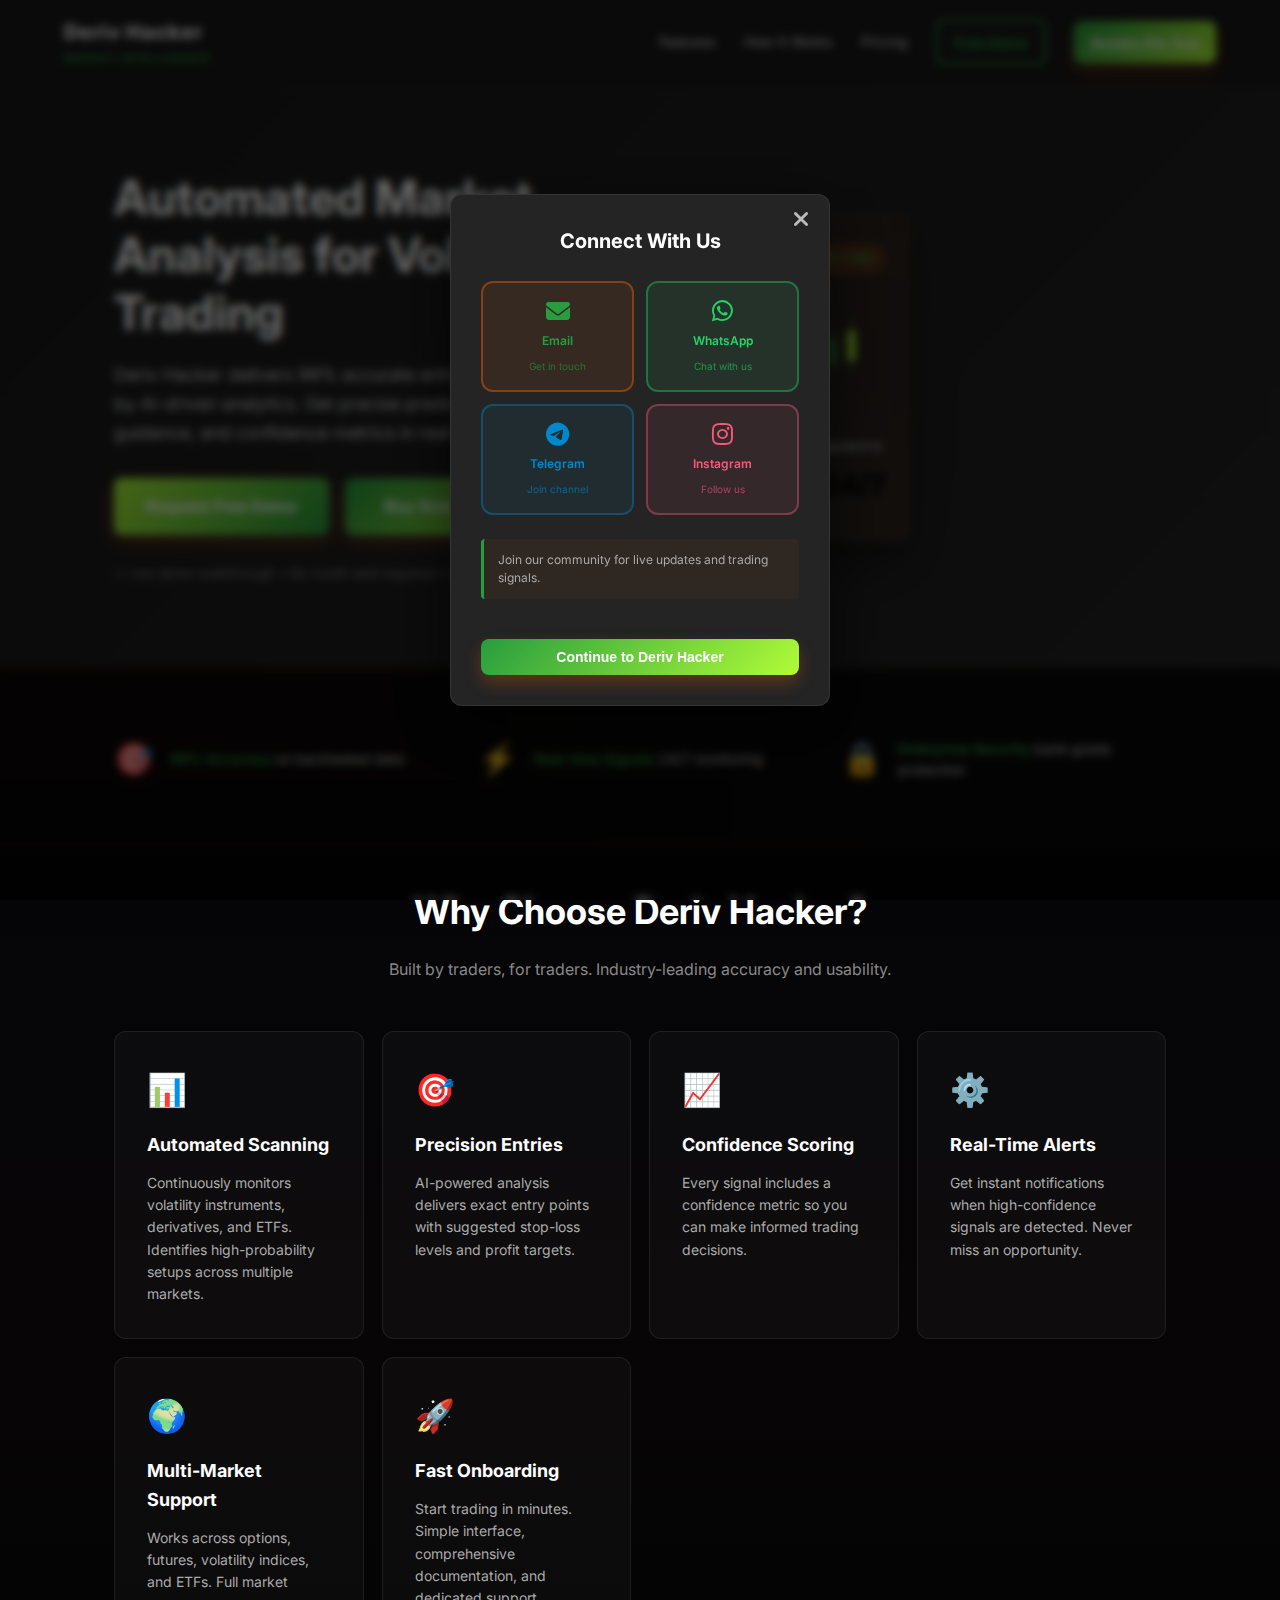
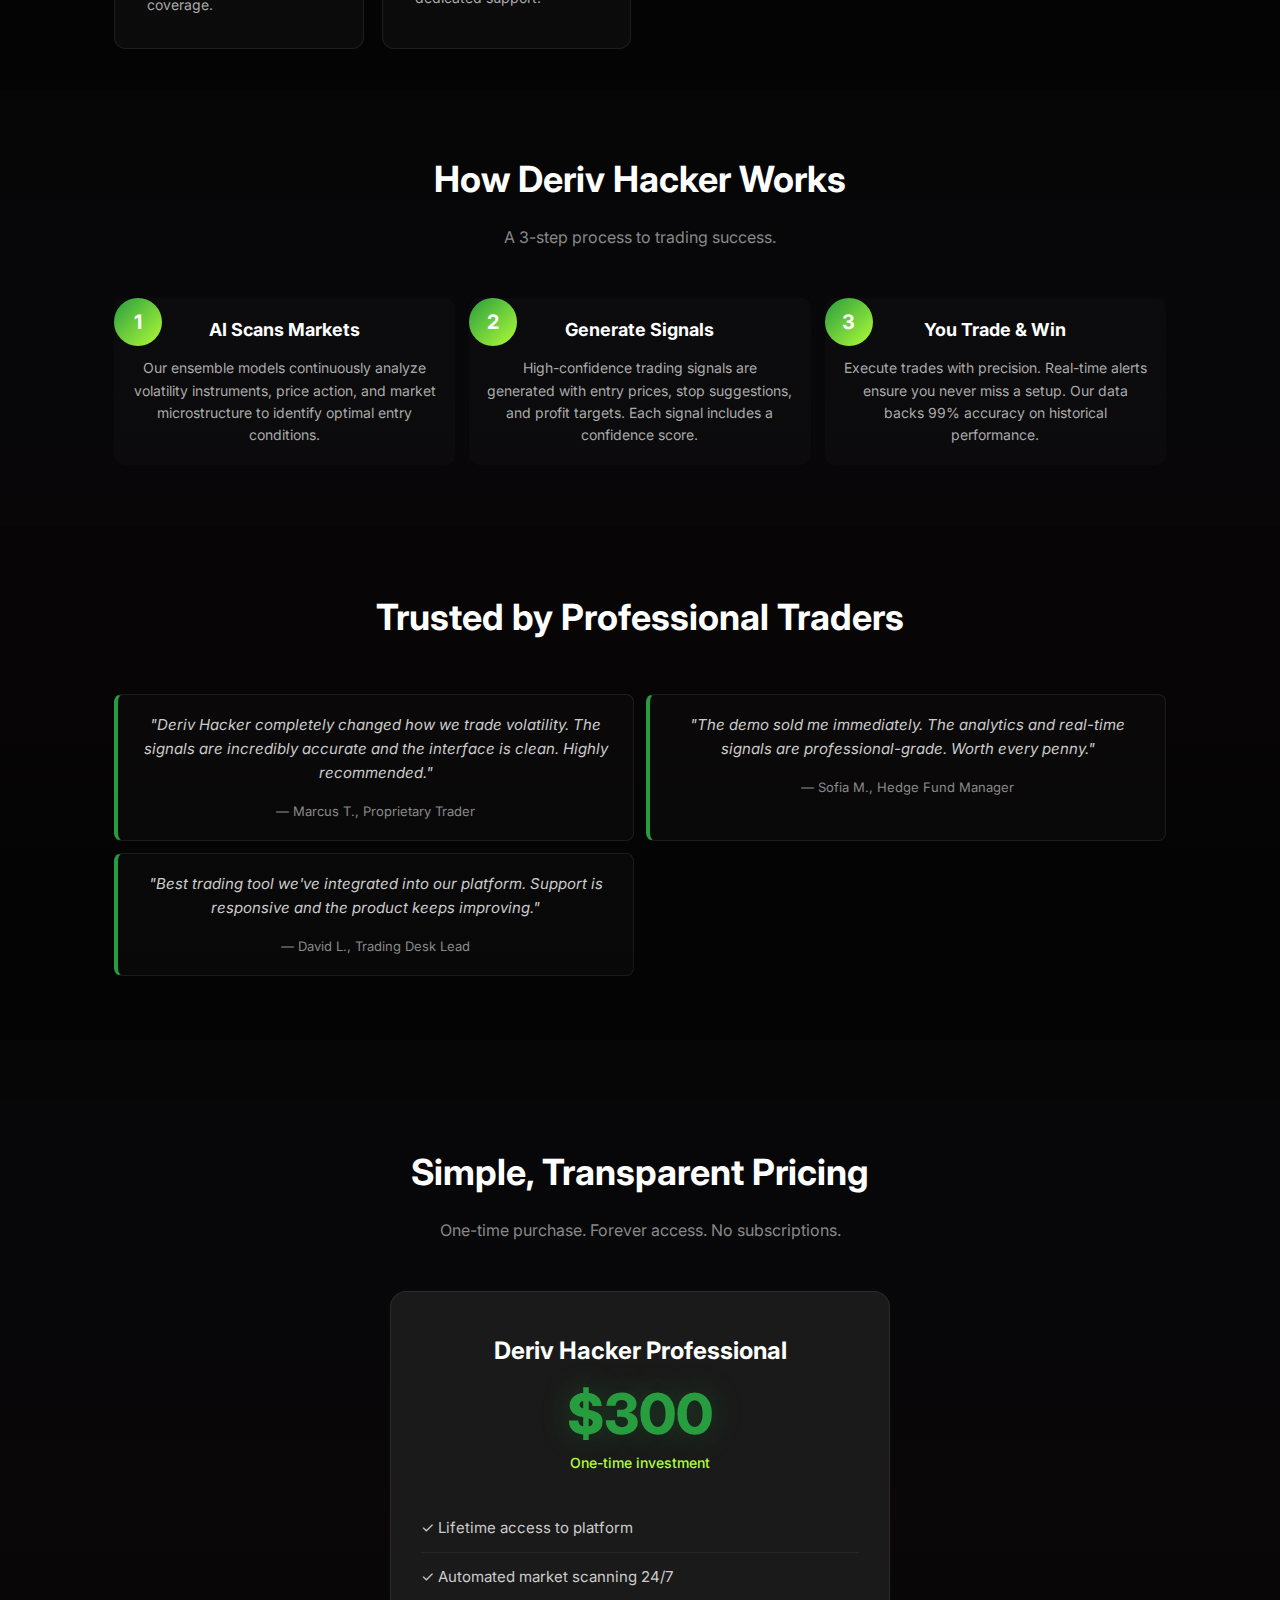
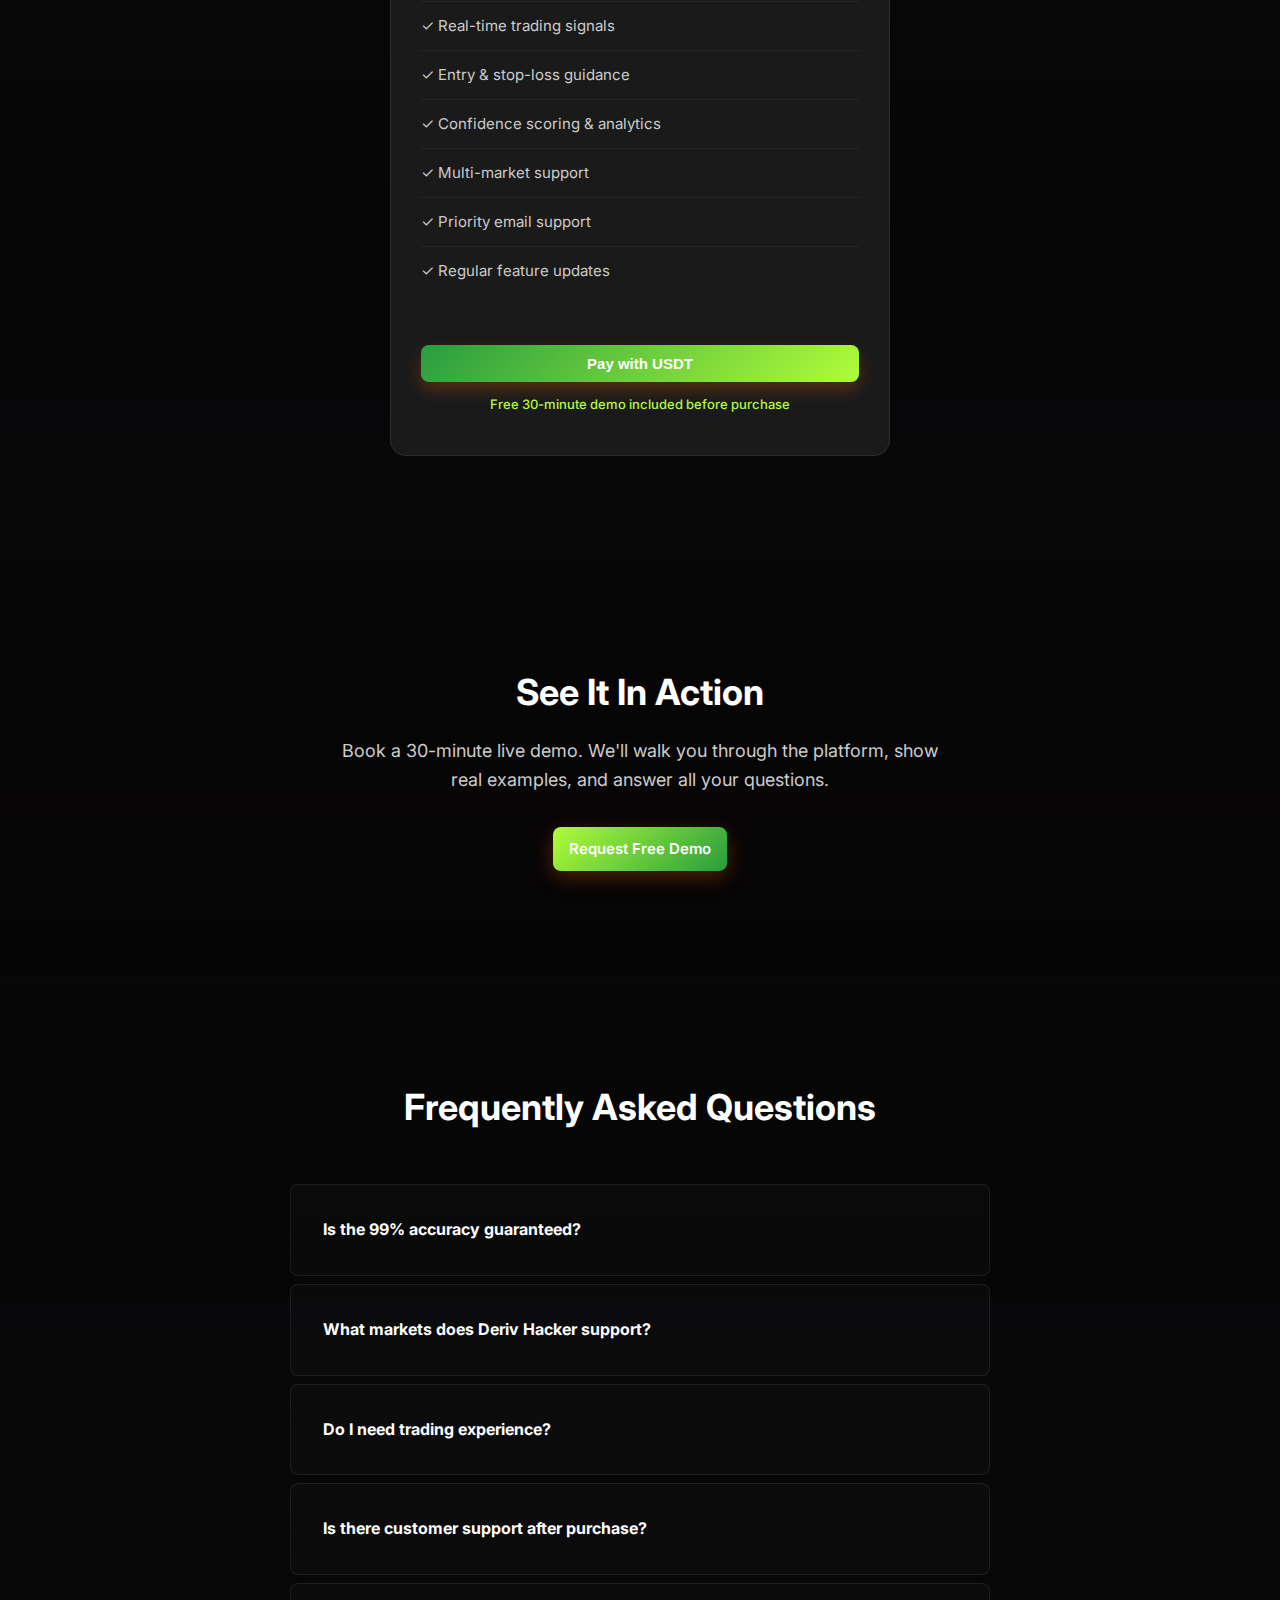
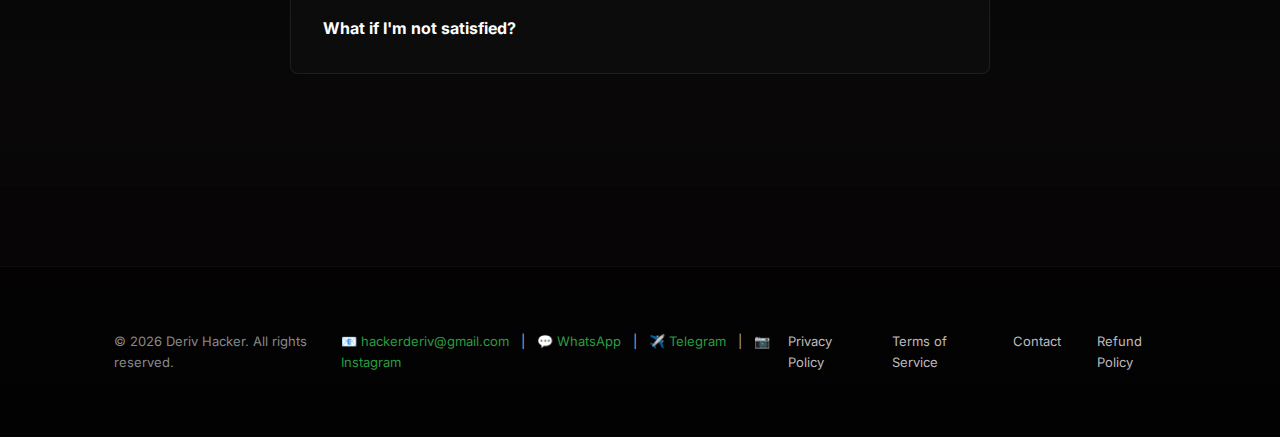
<file: index.html>
<!DOCTYPE html>
<html lang="en">
<head>
  <meta charset="UTF-8">
  <meta http-equiv="X-UA-Compatible" content="IE=edge">
  <meta name="viewport" content="width=device-width, initial-scale=1.0">
  <title>Deriv Hacker – AI-Powered Market Analysis for Volatility Trading</title>
  <meta name="description" content="Deriv Hacker delivers 99% accurate automated market predictions and entry signals for volatility instruments. Try a free demo today.">
  <link rel="stylesheet" href="styles.css">
  <link rel="icon" type="image/png" sizes="32x32" href="deriv hacker/icons/icon-32x32.png">
  <link rel="icon" type="image/png" sizes="16x16" href="deriv hacker/icons/icon-16x16.png">
  <link rel="shortcut icon" href="/favicon.ico">
  <link rel="preconnect" href="https://fonts.googleapis.com">
  <link rel="preconnect" href="https://fonts.gstatic.com" crossorigin>
  <link href="https://fonts.googleapis.com/css2?family=Inter:wght@400;500;600;700&display=swap" rel="stylesheet">
  <link rel="stylesheet" href="https://cdnjs.cloudflare.com/ajax/libs/font-awesome/6.4.0/css/all.min.css">
</head>
<body>
  <!-- Navigation -->
  <nav class="navbar">
    <div class="navbar-container">
      <div class="navbar-brand">
        <div class="logo">Deriv Hacker</div>
        <span class="tagline">Market Intelligence</span>
      </div>
      <button class="navbar-toggle" id="navToggle" aria-label="Toggle menu">
        <span></span><span></span><span></span>
      </button>
      <div class="navbar-menu" id="navMenu">
        <a href="#features" class="navbar-link">Features</a>
        <a href="#how-it-works" class="navbar-link">How It Works</a>
        <a href="#pricing" class="navbar-link">Pricing</a>
        <a href="book/index.html" class="btn btn-secondary">Free Demo</a>
        <a href="/digitpro/" class="btn btn-primary">Access the Tool</a>
      </div>
    </div>
  </nav>

  <main>
    <!-- Hero Section -->
    <section class="hero">
      <div class="container">
        <div class="hero-content">
          <div class="hero-text">
            <h1>Automated Market Analysis for Volatility Trading</h1>
            <p class="hero-subtitle">Deriv Hacker delivers 99% accurate entry signals powered by AI-driven analytics. Get precise predictions, stop-loss guidance, and confidence metrics in real time.</p>
            <div class="hero-cta">
              <a href="book/index.html" class="btn btn-demo btn-lg">Request Free Demo</a>
              <button class="btn btn-primary btn-lg" id="heroBuy">Buy Now – $300</button>
            </div>
            <p class="hero-trust">✓ Live demo walkthrough • No credit card required • 30-minute session</p>
          </div>
          <div class="hero-visual">
            <div class="chart-card">
              <div class="chart-header">
                <h4>Live Market Signals</h4>
                <span class="chart-badge">Real-time</span>
              </div>
              <svg class="chart" viewBox="0 0 320 160" xmlns="http://www.w3.org/2000/svg">
                <!-- Grid lines -->
                <line x1="30" y1="20" x2="30" y2="140" stroke="rgba(255,255,255,0.05)" stroke-width="1"/>
                <line x1="30" y1="140" x2="310" y2="140" stroke="rgba(255,255,255,0.05)" stroke-width="1"/>
                
                <!-- Candlesticks -->
                <g class="candlestick">
                  <line x1="50" y1="50" x2="50" y2="130" stroke="#289D3F" stroke-width="1" opacity="0.5"/>
                  <rect x="45" y="70" width="10" height="30" fill="#289D3F" opacity="0.8"/>
                </g>
                <g class="candlestick">
                  <line x1="75" y1="40" x2="75" y2="120" stroke="#289D3F" stroke-width="1" opacity="0.5"/>
                  <rect x="70" y="60" width="10" height="35" fill="#289D3F"/>
                </g>
                <g class="candlestick">
                  <line x1="100" y1="55" x2="100" y2="125" stroke="#289D3F" stroke-width="1" opacity="0.5"/>
                  <rect x="95" y="75" width="10" height="28" fill="#289D3F" opacity="0.7"/>
                </g>
                <g class="candlestick">
                  <line x1="125" y1="30" x2="125" y2="110" stroke="#B0FC38" stroke-width="1" opacity="0.6"/>
                  <rect x="120" y="50" width="10" height="40" fill="#B0FC38"/>
                </g>
                <g class="candlestick">
                  <line x1="150" y1="45" x2="150" y2="118" stroke="#289D3F" stroke-width="1" opacity="0.5"/>
                  <rect x="145" y="65" width="10" height="32" fill="#289D3F" opacity="0.85"/>
                </g>
                <g class="candlestick">
                  <line x1="175" y1="35" x2="175" y2="105" stroke="#B0FC38" stroke-width="1" opacity="0.6"/>
                  <rect x="170" y="55" width="10" height="38" fill="#B0FC38"/>
                </g>
                <g class="candlestick">
                  <line x1="200" y1="50" x2="200" y2="125" stroke="#289D3F" stroke-width="1" opacity="0.5"/>
                  <rect x="195" y="70" width="10" height="30" fill="#289D3F" opacity="0.8"/>
                </g>
                <g class="candlestick">
                  <line x1="225" y1="25" x2="225" y2="100" stroke="#B0FC38" stroke-width="1" opacity="0.6"/>
                  <rect x="220" y="45" width="10" height="42" fill="#B0FC38"/>
                </g>
                <g class="candlestick">
                  <line x1="250" y1="40" x2="250" y2="115" stroke="#289D3F" stroke-width="1" opacity="0.5"/>
                  <rect x="245" y="60" width="10" height="35" fill="#289D3F" opacity="0.8"/>
                </g>
                <g class="candlestick">
                  <line x1="275" y1="30" x2="275" y2="108" stroke="#B0FC38" stroke-width="1" opacity="0.6"/>
                  <rect x="270" y="50" width="10" height="40" fill="#B0FC38"/>
                </g>
              </svg>
              <div class="chart-stats">
                <div class="stat-item">
                  <span class="stat-label">Accuracy</span>
                  <span class="stat-value">99%</span>
                </div>
                <div class="stat-item">
                  <span class="stat-label">Signals/Day</span>
                  <span class="stat-value">12+</span>
                </div>
                <div class="stat-item">
                  <span class="stat-label">Markets</span>
                  <span class="stat-value">24/7</span>
                </div>
              </div>
            </div>
          </div>
        </div>
      </div>
    </section>

    <!-- Trust Section -->
    <section class="trust-bar">
      <div class="container">
        <div class="trust-items">
          <div class="trust-item">
            <span class="trust-icon">🎯</span>
            <p><strong>99% Accuracy</strong> on backtested data</p>
          </div>
          <div class="trust-item">
            <span class="trust-icon">⚡</span>
            <p><strong>Real-time Signals</strong> 24/7 monitoring</p>
          </div>
          <div class="trust-item">
            <span class="trust-icon">🔒</span>
            <p><strong>Enterprise Security</strong> bank-grade protection</p>
          </div>
        </div>
      </div>
    </section>

    <!-- Features Section -->
    <section id="features" class="features">
      <div class="container">
        <h2>Why Choose Deriv Hacker?</h2>
        <p class="section-subtitle">Built by traders, for traders. Industry-leading accuracy and usability.</p>
        <div class="features-grid">
          <div class="feature-card">
            <div class="feature-icon">📊</div>
            <h3>Automated Scanning</h3>
            <p>Continuously monitors volatility instruments, derivatives, and ETFs. Identifies high-probability setups across multiple markets.</p>
          </div>
          <div class="feature-card">
            <div class="feature-icon">🎯</div>
            <h3>Precision Entries</h3>
            <p>AI-powered analysis delivers exact entry points with suggested stop-loss levels and profit targets.</p>
          </div>
          <div class="feature-card">
            <div class="feature-icon">📈</div>
            <h3>Confidence Scoring</h3>
            <p>Every signal includes a confidence metric so you can make informed trading decisions.</p>
          </div>
          <div class="feature-card">
            <div class="feature-icon">⚙️</div>
            <h3>Real-Time Alerts</h3>
            <p>Get instant notifications when high-confidence signals are detected. Never miss an opportunity.</p>
          </div>
          <div class="feature-card">
            <div class="feature-icon">🌍</div>
            <h3>Multi-Market Support</h3>
            <p>Works across options, futures, volatility indices, and ETFs. Full market coverage.</p>
          </div>
          <div class="feature-card">
            <div class="feature-icon">🚀</div>
            <h3>Fast Onboarding</h3>
            <p>Start trading in minutes. Simple interface, comprehensive documentation, and dedicated support.</p>
          </div>
        </div>
      </div>
    </section>

    <!-- How It Works -->
    <section id="how-it-works" class="how-it-works">
      <div class="container">
        <h2>How Deriv Hacker Works</h2>
        <p class="section-subtitle">A 3-step process to trading success.</p>
        <div class="steps">
          <div class="step">
            <div class="step-number">1</div>
            <h3>AI Scans Markets</h3>
            <p>Our ensemble models continuously analyze volatility instruments, price action, and market microstructure to identify optimal entry conditions.</p>
          </div>
          <div class="step">
            <div class="step-number">2</div>
            <h3>Generate Signals</h3>
            <p>High-confidence trading signals are generated with entry prices, stop suggestions, and profit targets. Each signal includes a confidence score.</p>
          </div>
          <div class="step">
            <div class="step-number">3</div>
            <h3>You Trade & Win</h3>
            <p>Execute trades with precision. Real-time alerts ensure you never miss a setup. Our data backs 99% accuracy on historical performance.</p>
          </div>
        </div>
      </div>
    </section>

    <!-- Testimonials -->
    <section class="testimonials">
      <div class="container">
        <h2>Trusted by Professional Traders</h2>
        <div class="testimonials-grid">
          <div class="testimonial">
            <p class="testimonial-text">"Deriv Hacker completely changed how we trade volatility. The signals are incredibly accurate and the interface is clean. Highly recommended."</p>
            <p class="testimonial-author">— Marcus T., Proprietary Trader</p>
          </div>
          <div class="testimonial">
            <p class="testimonial-text">"The demo sold me immediately. The analytics and real-time signals are professional-grade. Worth every penny."</p>
            <p class="testimonial-author">— Sofia M., Hedge Fund Manager</p>
          </div>
          <div class="testimonial">
            <p class="testimonial-text">"Best trading tool we've integrated into our platform. Support is responsive and the product keeps improving."</p>
            <p class="testimonial-author">— David L., Trading Desk Lead</p>
          </div>
        </div>
      </div>
    </section>

    <!-- Pricing / CTA -->
    <section id="pricing" class="pricing">
      <div class="container">
        <h2>Simple, Transparent Pricing</h2>
        <p class="section-subtitle">One-time purchase. Forever access. No subscriptions.</p>
        <div class="pricing-card">
          
          <div class="pricing-header">
            <h3>Deriv Hacker Professional</h3>
            <p class="price-value">$300</p>
            <p class="price-note">One-time investment</p>
          </div>
          <ul class="pricing-features">
            <li>✓ Lifetime access to platform</li>
            <li>✓ Automated market scanning 24/7</li>
            <li>✓ Real-time trading signals</li>
            <li>✓ Entry & stop-loss guidance</li>
            <li>✓ Confidence scoring & analytics</li>
            <li>✓ Multi-market support</li>
            <li>✓ Priority email support</li>
            <li>✓ Regular feature updates</li>
          </ul>
          <button class="btn btn-primary btn-lg" id="pricingBuy" style="width: 100%; margin-top: 20px;">Pay with USDT</button>
          <p class="price-note" style="margin-top: 12px; font-size: 13px;">Free 30-minute demo included before purchase</p>
        </div>
        
      </div>
      
    </section>

    <!-- Demo Offer -->
    <section class="demo-section">
      <div class="container">
        <h2>See It In Action</h2>
        <p>Book a 30-minute live demo. We'll walk you through the platform, show real examples, and answer all your questions.</p>
        <a href="book/index.html" class="btn btn-demo btn-lg">Request Free Demo</a>
      </div>
    </section>

    <!-- FAQ -->
    <section class="faq">
      <div class="container">
        <h2>Frequently Asked Questions</h2>
        <div class="faq-list">
          <details class="faq-item">
            <summary>Is the 99% accuracy guaranteed?</summary>
            <p>The 99% figure is based on peak backtested performance across optimal market conditions. Live trading results may vary depending on market volatility, execution speed, and market conditions. We provide a demo session so you can evaluate the system before purchase.</p>
          </details>
          <details class="faq-item">
            <summary>What markets does Deriv Hacker support?</summary>
            <p>Deriv Hacker works across options, futures, volatility ETFs, and volatility indices. We continuously monitor multiple asset classes to deliver diverse trading opportunities.</p>
          </details>
          <details class="faq-item">
            <summary>Do I need trading experience?</summary>
            <p>While basic trading knowledge is helpful, our interface is designed for both beginners and professionals. The demo includes a walkthrough of all features and best practices.</p>
          </details>
          <details class="faq-item">
            <summary>Is there customer support after purchase?</summary>
            <p>Yes. You'll get priority email support, access to our knowledge base, and quarterly feature updates. We also offer optional one-on-one onboarding sessions.</p>
          </details>
          <details class="faq-item">
            <summary>What if I'm not satisfied?</summary>
            <p>We stand behind our product. Refund requests are handled on a case-by-case basis. The pre-purchase demo is specifically designed to let you evaluate the system risk-free.</p>
          </details>
        </div>
      </div>
    </section>
  </main>

  <!-- Footer -->
  <footer class="footer">
    <div class="container footer-content">
      <div>
        <p>&copy; <span id="year"></span> Deriv Hacker. All rights reserved.</p>
      </div>
      <div class="footer-contact">
        <p style="font-size: 13px; color: #aaa;">
          📧 <a href="mailto:hackerderiv@gmail.com" style="color: #289D3F; text-decoration: none;">hackerderiv@gmail.com</a>
          &nbsp;&nbsp;|&nbsp;&nbsp;
          💬 <a href="https://wa.me/254757696797" target="_blank" style="color: #289D3F; text-decoration: none;">WhatsApp</a>
          &nbsp;&nbsp;|&nbsp;&nbsp;
          ✈️ <a href="https://t.me/Deriv Hacker" target="_blank" style="color: #289D3F; text-decoration: none;">Telegram</a>
          &nbsp;&nbsp;|&nbsp;&nbsp;
          📷 <a href="https://instagram.com/brandyfx.tools" target="_blank" style="color: #289D3F; text-decoration: none;">Instagram</a>
        </p>
      </div>
      <div class="footer-links">
        <a href="#">Privacy Policy</a>
        <a href="#">Terms of Service</a>
        <a href="#">Contact</a>
        <a href="refund/">Refund Policy</a>
      </div>
    </div>
  </footer>

  <!-- Social Links Modal -->
  <div class="modal" id="socialModal" aria-hidden="false">
    <div class="modal-content social-modal-content" style="max-width: 380px; width: 90%; background: #242424; border: 1px solid rgba(255, 255, 255, 0.08); border-radius: 12px; padding: 30px; position: relative; box-shadow: 0 20px 60px rgba(0, 0, 0, 0.6);">
      <button class="modal-close" id="socialModalClose">
        <i class="fas fa-times"></i>
      </button>
      
      <div class="social-modal-header">
        <h2>Connect With Us</h2>
      </div>

      <div class="social-links-grid">
        <!-- Email -->
        <a href="mailto:hackerderiv@gmail.com" class="social-link-card email-card">
          <div class="social-card-icon">
            <i class="fas fa-envelope"></i>
          </div>
          <span class="social-card-label">Email</span>
          <span class="social-card-hint">Get in touch</span>
        </a>

        <!-- WhatsApp -->
        <a href="https://wa.me/254757696797" target="_blank" class="social-link-card whatsapp-card">
          <div class="social-card-icon">
            <i class="fab fa-whatsapp"></i>
          </div>
          <span class="social-card-label">WhatsApp</span>
          <span class="social-card-hint">Chat with us</span>
        </a>

        <!-- Telegram -->
        <a href="https://t.me/brandyfxtrades" target="_blank" class="social-link-card telegram-card">
          <div class="social-card-icon">
            <i class="fab fa-telegram"></i>
          </div>
          <span class="social-card-label">Telegram</span>
          <span class="social-card-hint">Join channel</span>
        </a>

        <!-- Instagram -->
        <a href="https://instagram.com/brandyfx.tools" target="_blank" class="social-link-card instagram-card">
          <div class="social-card-icon">
            <i class="fab fa-instagram"></i>
          </div>
          <span class="social-card-label">Instagram</span>
          <span class="social-card-hint">Follow us</span>
        </a>
      </div>

      <div class="social-modal-info">
        <p>Join our community for live updates and trading signals.</p>
      </div>

      <button type="button" onclick="closeSocialModal()" class="btn btn-primary" style="width: 100%; margin-top: 20px;">Continue to Deriv Hacker</button>
    </div>
  </div>

  <!-- Challenge G63 Modal -->
  <div class="modal" id="challengeModal" aria-hidden="true">
    <div class="modal-content challenge-modal-content" style="max-width: 380px; width: 90%; background: #000000; border: 1px solid rgba(255, 106, 0, 0.3); border-radius: 12px; padding: 20px; position: relative; box-shadow: 0 20px 60px rgba(255, 106, 0, 0.2);">
      <button class="modal-close" id="challengeModalClose">
        <i class="fas fa-times"></i>
      </button>
      
      <div class="challenge-modal-header" style="text-align: center; margin-bottom: 12px;">
        <h2 style="font-size: 24px; margin: 0 0 4px; background: linear-gradient(90deg, #289d3f, #289d3f); -webkit-background-clip: text; -webkit-text-fill-color: transparent; background-clip: text;">🏆 Challenge AMG GT 63 </h2>
        <p style="font-size: 12px; color: #289d3f; font-weight: 600; margin: 0; text-transform: uppercase; letter-spacing: 0.5px;">Live Trading Challenge</p>
      </div>

      <div style="text-align: center;">
        <img src="gle 63.png" alt="2019 AMG GT 63" style="width: 100%; max-width: 300px; border-radius: 8px; margin-bottom: 12px; box-shadow: 0 8px 24px rgba(255, 106, 0, 0.2);">
        <p style="font-size: 14px; color: #ccc; line-height: 1.5; margin: 12px 0;">Race to $115,500 for the 2019 AMG GT 63 using Deriv Hacker tools.</p>
        
        <p style="font-size: 13px; color: #999; margin: 12px 0; line-height: 1.4;">Join our community of traders executing this challenge in real-time. Follow live trading progress, strategy insights, and learn from actual market execution.</p>

        <div style="display: flex; gap: 8px; margin: 14px 0; font-size: 11px; color: #999; text-align: center; flex-wrap: wrap; justify-content: center;">
          <span>📊 DERIV MATCHES</span>
          <span>•</span>
          <span>📈 OVER 9</span>
          <span>•</span>
          <span>🎯 LIVE SIGNALS</span>
        </div>

        <a href="https://t.me/Deriv Hackerchallenge" target="_blank" rel="noopener noreferrer" class="btn btn-challenge" style="background: linear-gradient(90deg, #289d3f, #289d3f); color: #fff; border: none; padding: 12px 24px; font-size: 14px; font-weight: 600; border-radius: 8px; cursor: pointer; display: inline-flex; align-items: center; gap: 8px; text-decoration: none; transition: all 0.3s ease;">
          <i class="fab fa-telegram"></i> Join Telegram Community
        </a>
      </div>
    </div>
  </div>

  <!-- Demo Modal -->
  <div class="modal" id="demoModal" aria-hidden="true">
    <div class="modal-content">
      <button class="modal-close" id="demoModalClose">✕</button>
      <h3>Request Your Free Demo</h3>
      <p>We'll contact you to schedule a 30-minute walkthrough of the Deriv Hacker platform.</p>
      <form id="demoForm">
        <input type="text" name="name" placeholder="Your Name" required>
        <input type="email" name="email" placeholder="Your Email" required>
        <input type="text" name="phone" placeholder="Phone Number (optional)">
        <select name="experience" required>
          <option value="">Trading Experience</option>
          <option value="beginner">Beginner</option>
          <option value="intermediate">Intermediate</option>
          <option value="advanced">Advanced</option>
          <option value="professional">Professional</option>
        </select>
        <button type="submit" class="btn btn-primary" style="width: 100%;">Request Demo</button>
      </form>
    </div>
  </div>

  <!-- Purchase Modal - USDT Payment -->
  <div class="modal" id="buyModal" aria-hidden="true">
    <div class="modal-content buy-modal-content">
      <button class="modal-close" id="buyModalClose">✕</button>
      <h3 class="buy-modal-title">Purchase Deriv Hacker – 300 USDT</h3>
      <p class="buy-modal-desc">Send exactly 300 USDT (TRC20) to the address below. You'll receive instant access after payment verification.</p>
      
      <div class="buy-address-section">
        <p class="buy-address-label">USDT TRC20 Address</p>
        <div class="buy-address-block">
          <input type="text" id="usdtAddress" value="TLZqW3EndtVGJ5dd4QPhwi2yicRapWy436" readonly class="buy-address-input">
          <button type="button" onclick="copyToClipboard()" class="btn btn-primary">Copy</button>
        </div>
      </div>

      <div class="buy-warning-box">
        <p><strong>⚠️ Important:</strong> Send exactly 300 USDT on the Tron network (TRC20). Other amounts or networks will not be processed.</p>
      </div>

      <!-- Step 1: Email Input -->
      <div id="paymentStep1" class="buy-payment-step">
        <div class="buy-form-group">
          <label class="buy-form-label">Your Email (for access credentials)</label>
          <input type="email" id="paymentEmail" placeholder="you@example.com" class="buy-form-input">
        </div>

        <button type="button" onclick="proceedToVerification()" class="btn btn-primary btn-full">I've Sent the Payment</button>
        <button type="button" onclick="openWhatsAppProof()" class="btn btn-secondary btn-full">Send proof via WhatsApp</button>
        
        <div class="buy-divider-section">
          <p class="buy-divider-text">Already have access credentials?</p>
          <button type="button" onclick="goToDigitpro()" class="btn btn-primary btn-full">Go to Deriv Hacker Tool</button>
        </div>
      </div>

      <!-- Step 2: Transaction Verification -->
      <div id="paymentStep2" class="buy-payment-step" style="display: none;">
        <div class="buy-form-group">
          <label class="buy-form-label">Transaction Hash (Tx ID)</label>
          <p class="buy-form-hint">Find your transaction hash in your wallet or on <a href="https://tronscan.org" target="_blank">Tronscan.org</a></p>
          <input type="text" id="transactionHash" placeholder="Paste transaction hash here..." class="buy-form-input monospace">
        </div>

        <button type="button" onclick="verifyTransaction()" class="btn btn-primary btn-full" id="verifyBtn">Verify Payment</button>
        <button type="button" onclick="goBackToEmail()" class="btn btn-secondary btn-full">← Back</button>

        <div class="buy-whatsapp-fallback">
          <p>Don't know how to get the transaction hash? You can take a screenshot of your wallet payment confirmation and send it to us on WhatsApp.</p>
          <button type="button" onclick="openWhatsAppProof()" class="btn btn-whatsapp btn-full">Send screenshot via WhatsApp</button>
        </div>

        <div id="verificationMessage" class="buy-verification-message"></div>
      </div>
      
      <p class="buy-modal-footer">After verification, you'll receive access credentials at your email instantly.</p>
    </div>
  </div>

  <script src="script.js"></script>
</body>
</html>
</file>
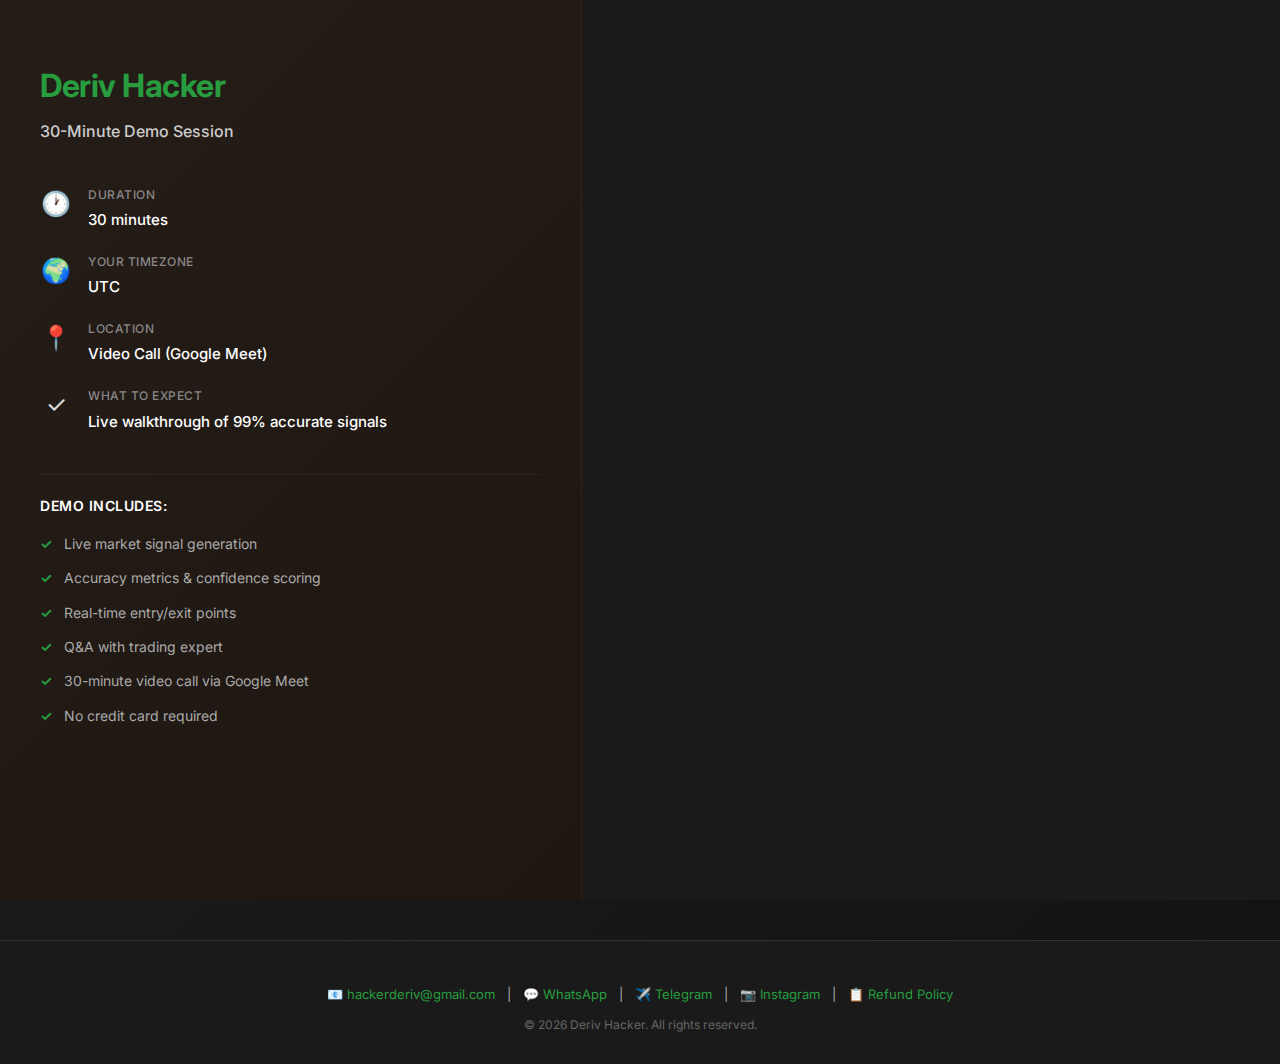
<file: book/index.html>
<!DOCTYPE html>
<html lang="en">
<head>
  <meta charset="UTF-8">
  <meta name="viewport" content="width=device-width, initial-scale=1.0">
  <title>Deriv Hacker Demo Booking</title>
  <link href="https://fonts.googleapis.com/css2?family=Inter:wght@400;500;600;700&display=swap" rel="stylesheet">
  <link rel="stylesheet" href="/book/styles.css">
  <link rel="icon" type="image/png" sizes="32x32" href="../deriv hacker/icons/icon-32x32.png">
  <link rel="icon" type="image/png" sizes="16x16" href="../deriv hacker/icons/icon-16x16.png">
  <link rel="shortcut icon" href="/favicon.ico">
</head>
<body>
  <div class="booking-container">
    <!-- Left Panel: Booking Info -->
    <div class="booking-info">
      <div class="info-header">
        <h1>Deriv Hacker</h1>
        <p class="info-subtitle">30-Minute Demo Session</p>
      </div>

      <div class="info-details">
        <div class="detail-item">
          <span class="detail-icon">🕐</span>
          <div>
            <p class="detail-label">Duration</p>
            <p class="detail-value">30 minutes</p>
          </div>
        </div>
        <div class="detail-item">
          <span class="detail-icon">🌍</span>
          <div>
            <p class="detail-label">Your Timezone</p>
            <p class="detail-value" id="userTimezone">Loading...</p>
          </div>
        </div>
        <div class="detail-item">
          <span class="detail-icon">📍</span>
          <div>
            <p class="detail-label">Location</p>
            <p class="detail-value">Video Call (Google Meet)</p>
          </div>
        </div>
        <div class="detail-item">
          <span class="detail-icon">✓</span>
          <div>
            <p class="detail-label">What to Expect</p>
            <p class="detail-value">Live walkthrough of 99% accurate signals</p>
          </div>
        </div>
      </div>

      <div class="info-features">
        <h3>Demo Includes:</h3>
        <ul>
          <li>Live market signal generation</li>
          <li>Accuracy metrics & confidence scoring</li>
          <li>Real-time entry/exit points</li>
          <li>Q&A with trading expert</li>
          <li>30-minute video call via Google Meet</li>
          <li>No credit card required</li>
        </ul>
      </div>
    </div>

    <!-- Right Panel: Calendar & Form -->
    <div class="booking-form-section">
      <!-- Calendly inline widget begin -->
      <div class="calendly-inline-widget" data-url="https://calendly.com/hackerderiv/30min?hide_event_type_details=1&hide_gdpr_banner=1&background_color=1a1a1a&text_color=f9f9f9&primary_color=98ed4e" style="min-width:320px;height:700px;"></div>
      <script type="text/javascript" src="https://assets.calendly.com/assets/external/widget.js" async></script>
      <!-- Calendly inline widget end -->
    </div>
  </div>

  <!-- Footer -->
  <footer style="background: #1a1a1a; border-top: 1px solid #333; padding: 30px 20px; text-align: center; margin-top: 40px;">
    <p style="font-size: 13px; color: #aaa; margin-bottom: 10px;">
      📧 <a href="mailto:hackerderiv@gmail.com" style="color: #289D3F; text-decoration: none;">hackerderiv@gmail.com</a>
      &nbsp;&nbsp;|&nbsp;&nbsp;
      💬 <a href="https://wa.me/254757696797" target="_blank" style="color: #289D3F; text-decoration: none;">WhatsApp</a>
      &nbsp;&nbsp;|&nbsp;&nbsp;
      ✈️ <a href="https://t.me/Deriv Hackerexpert" target="_blank" style="color: #289D3F; text-decoration: none;">Telegram</a>
      &nbsp;&nbsp;|&nbsp;&nbsp;
      📷 <a href="https://instagram.com/brandyfx.tools" target="_blank" style="color: #289D3F; text-decoration: none;">Instagram</a>
      &nbsp;&nbsp;|&nbsp;&nbsp;
      📋 <a href="/refund/" style="color: #289D3F; text-decoration: none;">Refund Policy</a>
    </p>
    <p style="font-size: 12px; color: #666; margin: 0;">&copy; <span id="year"></span> Deriv Hacker. All rights reserved.</p>
  </footer>

  <script>
    document.getElementById('year').textContent = new Date().getFullYear();
  </script>

  <script src="/book/script.js"></script>
</body>
</html>
</file>
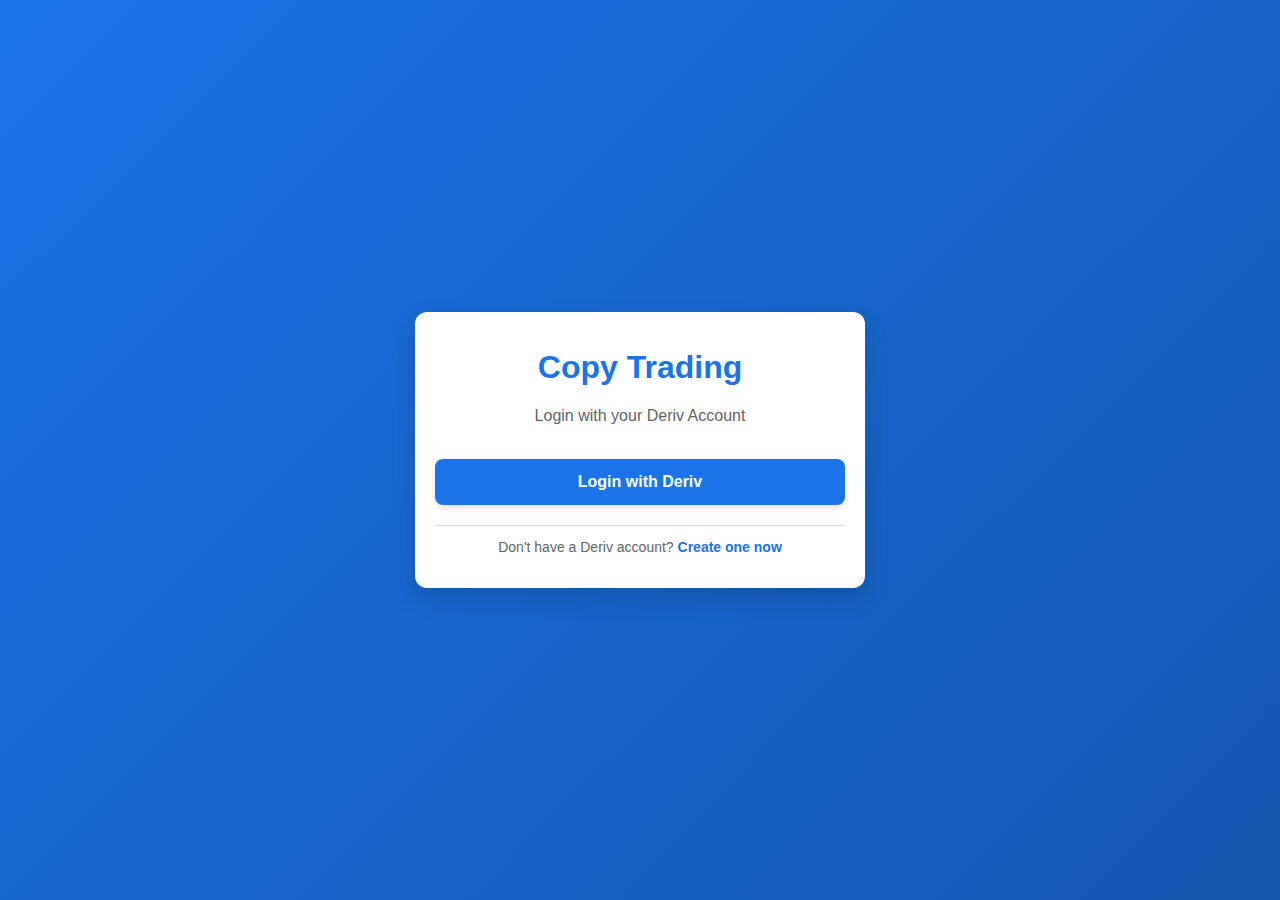
<file: copy trading/index.html>
<!DOCTYPE html>
<html lang="en">
<head>
    <meta charset="UTF-8">
    <meta name="viewport" content="width=device-width, initial-scale=1.0">
    <title>Copy Trading Dashboard</title>
    <link rel="stylesheet" href="/copy trading/styles.css">
</head>
<body>
    <!-- Login Section -->
    <div id="loginSection" class="login-container">
        <div class="login-box">
            <div class="login-header">
                <h1>Copy Trading</h1>
                <p>Login with your Deriv Account</p>
            </div>
            <div class="login-content">
                <button id="loginBtn" class="deriv-login-btn">
                    <span>Login with Deriv</span>
                </button>
                <div class="login-info">
                    <p>Don't have a Deriv account? <a href="https://deriv.com" target="_blank">Create one now</a></p>
                </div>
            </div>
        </div>
    </div>

    <!-- Dashboard Section -->
    <div id="dashboardSection" class="dashboard-container" style="display:none;">
        <!-- Header -->
        <header class="dashboard-header">
            <div class="header-left">
                <h1>Copy Trading Dashboard</h1>
            </div>
            <div class="header-right">
                <div class="user-info">
                    <span id="userName" class="user-name">User</span>
                    <button id="logoutBtn" class="logout-btn">Logout</button>
                </div>
            </div>
        </header>

        <!-- Main Content -->
        <main class="dashboard-main">
            <!-- Account Summary -->
            <section class="account-summary">
                <div class="summary-card-compact">
                    <div class="account-info-item">
                        <span class="info-label">Balance:</span>
                        <span class="info-value"><span id="accountBalance">$0.00</span> <span id="accountCurrency">USD</span></span>
                    </div>
                    <div class="account-info-item">
                        <span class="info-label">User ID:</span>
                        <span class="info-value" id="userId">-</span>
                    </div>
                    <div class="account-info-item">
                        <span class="info-label">Email:</span>
                        <span class="info-value" id="userEmail">-</span>
                    </div>
                    <div class="account-info-item">
                        <span class="info-label">Status:</span>
                        <span class="info-value" id="accountStatus">Active</span>
                    </div>
                </div>
            </section>

            <!-- Copy Trading Section -->
            <section class="copy-trading-section">
                <div class="section-header">
                    <h2>Copy Trading</h2>
                    <button id="newTradeBtn" class="btn-primary">+ Start Copying</button>
                </div>

                <div class="traders-grid" id="tradersGrid">
                    <div class="trader-card">
                        <div class="trader-header">
                            <h4>Top Traders</h4>
                            <span class="loading">Loading traders...</span>
                        </div>
                    </div>
                </div>
            </section>

            <!-- Active Copies -->
            <section class="active-copies-section">
                <div class="section-header">
                    <h2>Active Copies</h2>
                </div>
                <table class="copies-table">
                    <thead>
                        <tr>
                            <th>Trader</th>
                            <th>Instrument</th>
                            <th>Copy Amount</th>
                            <th>Status</th>
                            <th>Started</th>
                            <th>Action</th>
                        </tr>
                    </thead>
                    <tbody id="copiesTableBody">
                        <tr>
                            <td colspan="6" class="no-data">No active copies yet</td>
                        </tr>
                    </tbody>
                </table>
            </section>

            <!-- Trading History -->
            <section class="trading-history-section">
                <div class="section-header">
                    <h2>Trading History</h2>
                </div>
                <div id="tradingHistory" class="trading-history">
                    <p class="no-data">No trading history available</p>
                </div>
            </section>
        </main>
    </div>

    <!-- Loading Modal -->
    <div id="loadingModal" class="modal" style="display:none;">
        <div class="modal-content">
            <div class="spinner"></div>
            <p>Connecting to Deriv...</p>
        </div>
    </div>

    <!-- Error Modal -->
    <div id="errorModal" class="modal" style="display:none;">
        <div class="modal-content error-content">
            <h3>Error</h3>
            <p id="errorMessage"></p>
            <button id="errorCloseBtn" class="btn-secondary">Close</button>
        </div>
    </div>

    <script src="/copy trading/script.js"></script>
</body>
</html>
</file>
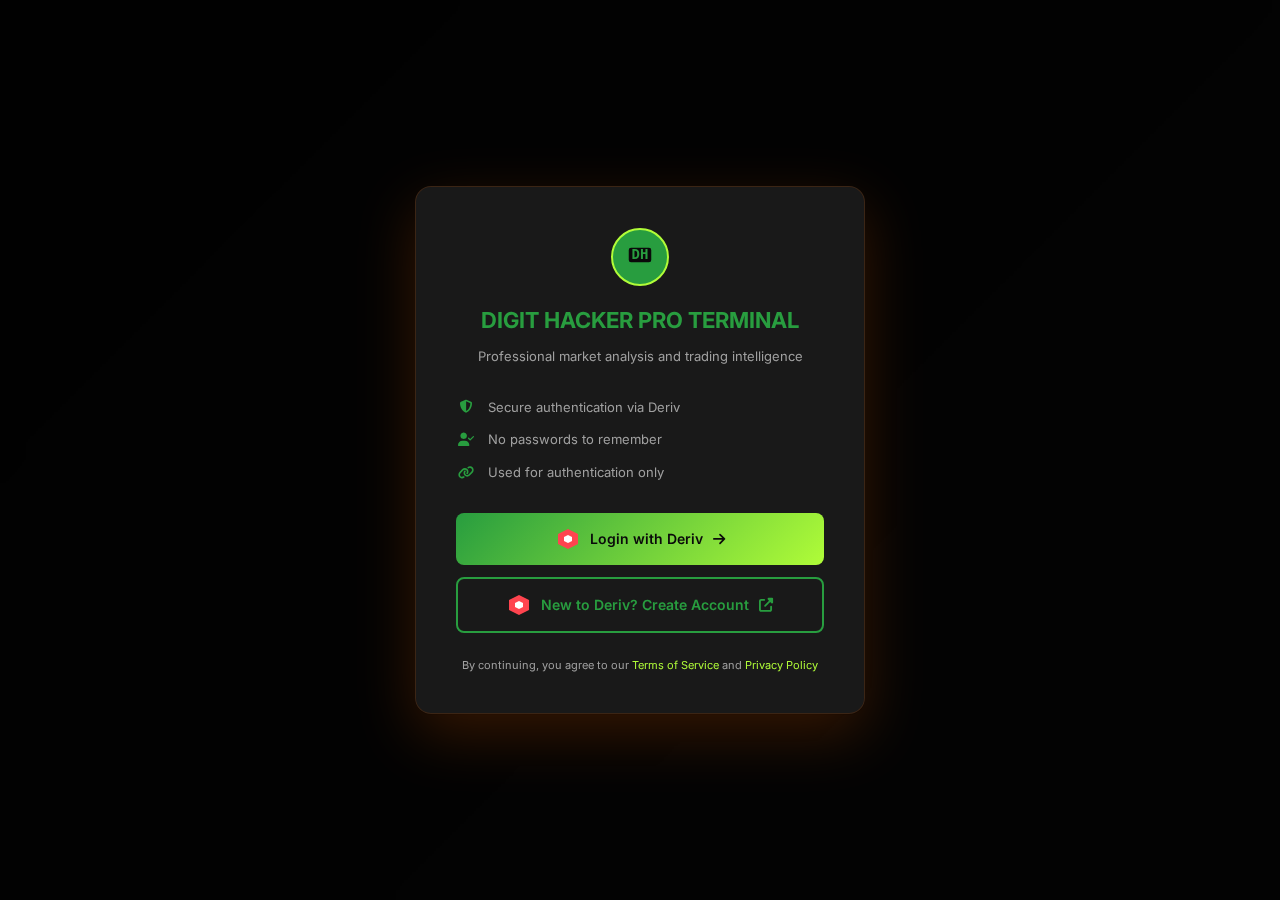
<file: digitpro/index.html>
<!DOCTYPE html>
<html lang="en">
<head>
    <meta charset="UTF-8">
    <meta name="viewport" content="width=device-width, initial-scale=1.0">
    <title>digitpro - Deriv Tick Analysis</title>
    
    <!-- PWA Meta Tags -->
    <meta name="description" content="Professional market analysis and trading intelligence for Deriv">
    <meta name="keywords" content="deriv, trading, analysis, digitpro, market, finance">
    <meta name="author" content="digitpro">
    <meta name="theme-color" content="#289D3F">
    <meta name="mobile-web-app-capable" content="yes">
    <meta name="apple-mobile-web-app-capable" content="yes">
    <meta name="apple-mobile-web-app-status-bar-style" content="black-translucent">
    <meta name="apple-mobile-web-app-title" content="digitpro">
    <meta name="msapplication-TileColor" content="#289D3F">
    <meta name="msapplication-config" content="/digitpro/browserconfig.xml">
    
    <!-- PWA Manifest -->
    <link rel="manifest" href="/digitpro/manifest.json">
    
    <!-- PWA Icons -->
    <link rel="icon" type="image/png" sizes="32x32" href="/digitpro/icons/icon-32x32.png">
    <link rel="icon" type="image/png" sizes="16x16" href="/digitpro/icons/icon-16x16.png">
    <link rel="apple-touch-icon" sizes="180x180" href="/digitpro/icons/icon-192x192.png">
    <link rel="mask-icon" href="/digitpro/icons/safari-pinned-tab.svg" color="#289D3F">
    <link rel="shortcut icon" href="/favicon.ico">
    
    <!-- Stylesheets -->
    <link rel="stylesheet" href="/digitpro/styles.css">
    <link href="https://cdnjs.cloudflare.com/ajax/libs/font-awesome/6.4.0/css/all.min.css" rel="stylesheet">
    <link href="https://fonts.googleapis.com/css2?family=Inter:wght@300;400;500;600;700;800&display=swap" rel="stylesheet">
</head>
<body>
    <!-- Deriv OAuth Modal -->
    <div id="auth-modal" class="auth-modal">
        <div class="auth-modal-content">
            <div class="auth-header">
                <svg class="auth-logo" viewBox="0 0 60 60" xmlns="http://www.w3.org/2000/svg">
                    <circle cx="30" cy="30" r="28" fill="#289D3F" stroke="#B0FC38" stroke-width="2"/>
                    <rect x="18" y="20" width="24" height="16" rx="3" fill="#0a0a0a" stroke="#289D3F" stroke-width="1.5"/>
                    <text x="30" y="32" text-anchor="middle" font-family="monospace" font-size="14" font-weight="bold" fill="#289D3F">DH</text>
                </svg>
                <h2 id="auth-title">DIGIT HACKER PRO TERMINAL</h2>
                <p id="auth-subtitle">Professional market analysis and trading intelligence</p>
            </div>
            
            <!-- Deriv OAuth Login -->
            <div id="deriv-auth-form" class="auth-form">
                <div class="deriv-info">
                    <div class="info-item">
                        <i class="fas fa-shield-alt"></i>
                        <span>Secure authentication via Deriv</span>
                    </div>
                    <div class="info-item">
                        <i class="fas fa-user-check"></i>
                        <span>No passwords to remember</span>
                    </div>
                    <div class="info-item">
                        <i class="fas fa-link"></i>
                        <span>Used for authentication only</span>
                    </div>
                </div>
                
                <button type="button" class="deriv-auth-btn" onclick="loginWithDeriv()">
                    <div class="deriv-logo">
                        <svg width="24" height="24" viewBox="0 0 24 24" fill="none" xmlns="http://www.w3.org/2000/svg">
                            <path d="M12 2L2 7V17L12 22L22 17V7L12 2Z" fill="#FF444F"/>
                            <path d="M12 8L8 10V14L12 16L16 14V10L12 8Z" fill="white"/>
                        </svg>
                    </div>
                    <span>Login with Deriv</span>
                    <i class="fas fa-arrow-right"></i>
                </button>
                
                <button type="button" class="deriv-signup-btn" onclick="window.open('https://track.deriv.com/__rVf-VSveO71k0YPxVS0A2Nd7ZgqdRLk/1/', '_blank')">
                    <div class="deriv-logo">
                        <svg width="24" height="24" viewBox="0 0 24 24" fill="none" xmlns="http://www.w3.org/2000/svg">
                            <path d="M12 2L2 7V17L12 22L22 17V7L12 2Z" fill="#FF444F"/>
                            <path d="M12 8L8 10V14L12 16L16 14V10L12 8Z" fill="white"/>
                        </svg>
                    </div>
                    <span>New to Deriv? Create Account</span>
                    <i class="fas fa-external-link-alt"></i>
                </button>
                
                <div class="auth-footer">
                    <p class="terms-text">
                        By continuing, you agree to our 
                        <a href="#" class="terms-link">Terms of Service</a> and 
                        <a href="#" class="terms-link">Privacy Policy</a>
                    </p>
                </div>
            </div>
        </div>
    </div>

    <!-- Enrollment Closed Modal -->
    <!-- Payment Modal - USDT Payment -->
    <div id="payment-modal" class="payment-modal">
        <div class="payment-modal-content">
            <button class="modal-close" id="paymentModalClose">✕</button>
            <h3 class="payment-modal-title">Purchase digitpro – 300 USDT</h3>
            <p class="payment-modal-desc">Send exactly 300 USDT (TRC20) to the address below. You'll receive instant access after payment verification.</p>
            
            <div class="address-section">
                <p class="address-label">USDT TRC20 Address</p>
                <div class="address-block">
                    <input type="text" id="digitproUsdtAddress" value="TH47oaGtKunPrAKYKVga4DUd49ccijnfmr" readonly class="address-input">
                    <button type="button" class="btn btn-primary" onclick="copyDigitproAddress(event)">Copy</button>
                </div>
            </div>

            <div class="warning-box">
                <p><strong>⚠️ Important:</strong> Send exactly 300 USDT on the Tron network (TRC20). Other amounts or networks will not be processed.</p>
            </div>

            <!-- Step 1: Email Input -->
            <div id="digitproPaymentStep1" class="payment-step">
                <div class="form-group">
                    <label class="form-label">Your Email (for access credentials)</label>
                    <input type="email" id="digitproPaymentEmail" placeholder="you@example.com" class="form-input">
                </div>

                <button type="button" onclick="proceedToDigitproVerification()" class="btn btn-primary btn-full">I've Sent the Payment</button>
                <button type="button" onclick="openDigitproWhatsAppProof()" class="btn btn-secondary btn-full">Send proof via WhatsApp</button>
                
                <div class="divider-section">
                    <p class="divider-text">Already have access credentials?</p>
                    <button type="button" onclick="returnToLogin()" class="btn btn-primary btn-full">Back to Login</button>
                </div>
            </div>

            <!-- Step 2: Transaction Verification -->
            <div id="digitproPaymentStep2" class="payment-step" style="display: none;">
                <div class="form-group">
                    <label class="form-label">Transaction Hash (Tx ID)</label>
                    <p class="form-hint">Find your transaction hash in your wallet or on <a href="https://tronscan.org" target="_blank">Tronscan.org</a></p>
                    <input type="text" id="digitproTransactionHash" placeholder="Paste transaction hash here..." class="form-input monospace">
                </div>

                <button type="button" onclick="verifyDigitproTransaction()" class="btn btn-primary btn-full" id="digitproVerifyBtn">Verify Payment</button>
                <button type="button" onclick="goBackToDigitproEmail()" class="btn btn-secondary btn-full">← Back</button>

                <div class="whatsapp-fallback">
                    <p>Don't know how to get the transaction hash? You can take a screenshot of your wallet payment confirmation and send it to us on WhatsApp.</p>
                    <button type="button" onclick="openDigitproWhatsAppProof()" class="btn btn-whatsapp btn-full">Send screenshot via WhatsApp</button>
                </div>

                <div id="digitproVerificationMessage" class="verification-message"></div>
            </div>
            
            <p class="payment-footer">After verification, you'll receive access credentials at your email instantly.</p>
        </div>
    </div>

    <!-- Welcome Modal -->
    <div id="welcome-modal" class="welcome-modal">
        <div class="welcome-modal-content">
            <div class="welcome-header">
                <div class="welcome-icon">
                    <i class="fas fa-check-circle"></i>
                </div>
                <h2>Welcome to digitpro!</h2>
                <p>Your account has been successfully authenticated</p>
            </div>
            
            <div class="welcome-details">
                <div id="welcome-user-info">
                    <!-- User details will be populated by JavaScript -->
                </div>
            </div>
            
            <div class="welcome-footer">
                <button class="btn btn-primary btn-full" onclick="hideWelcomeModal()">
                    <i class="fas fa-rocket"></i>
                    <span>Start Trading</span>
                </button>
            </div>
        </div>
    </div>

    <!-- Sidebar Navigation -->
    <aside class="sidebar" id="sidebar">
        <div class="sidebar-header">
            <div class="sidebar-logo">
                <svg class="sidebar-logo-svg" viewBox="0 0 60 60" xmlns="http://www.w3.org/2000/svg">
                    <defs>
                        <linearGradient id="metalGradient" x1="0%" y1="0%" x2="100%" y2="100%">
                            <stop offset="0%" style="stop-color:#289D3F;stop-opacity:1" />
                            <stop offset="100%" style="stop-color:#B0FC38;stop-opacity:1" />
                        </linearGradient>
                    </defs>
                    <circle cx="30" cy="30" r="28" fill="url(#metalGradient)" stroke="#ff7700" stroke-width="2"/>
                    <polygon points="18,18 42,18 44,20 44,36 42,38 18,38 16,36 16,20" fill="#0a0a0a" stroke="#289D3F" stroke-width="1.5"/>
                    <text x="30" y="32" text-anchor="middle" font-family="monospace" font-size="12" font-weight="bold" fill="#289D3F">DH</text>
                </svg>
                <h2 class="sidebar-title">DIGIT HACKER PRO</h2>
            </div>
            <button class="sidebar-toggle" id="sidebarToggle" onclick="toggleSidebar()">
                <i class="fas fa-bars"></i>
            </button>
        </div>

        <nav class="sidebar-nav">
            <div class="nav-section">
                <h3 class="nav-section-title">Markets</h3>
                <ul class="nav-menu">
                    <li><a href="#" class="nav-link active" onclick="updateSymbol('ALL')"><i class="fas fa-globe"></i> All Markets</a></li>
                    <li><a href="#" class="nav-link" onclick="updateSymbol('R_100')"><i class="fas fa-chart-line"></i> Volatility 100</a></li>
                    <li><a href="#" class="nav-link" onclick="updateSymbol('R_75')"><i class="fas fa-chart-line"></i> Volatility 75</a></li>
                    <li><a href="#" class="nav-link" onclick="updateSymbol('R_50')"><i class="fas fa-chart-line"></i> Volatility 50</a></li>
                    <li><a href="#" class="nav-link" onclick="updateSymbol('RDBULL')"><i class="fas fa-arrow-up"></i> Bull Market</a></li>
                    <li><a href="#" class="nav-link" onclick="updateSymbol('RDBEAR')"><i class="fas fa-arrow-down"></i> Bear Market</a></li>
                </ul>
            </div>

            <div class="nav-section">
                <h3 class="nav-section-title">Tools</h3>
                <ul class="nav-menu">
                    <li><a href="#" class="nav-link"><i class="fas fa-tachometer-alt"></i> Dashboard</a></li>
                    <li><a href="#" class="nav-link"><i class="fas fa-waveform-lines"></i> Analytics</a></li>
                    <li><a href="#" class="nav-link"><i class="fas fa-crystal-ball"></i> Predictions</a></li>
                    <li><a href="#" class="nav-link"><i class="fas fa-cog"></i> Settings</a></li>
                </ul>
            </div>
        </nav>

        <div class="sidebar-footer">
            <div id="user-info-sidebar" class="user-info-sidebar" style="display: none;">
                <div class="user-avatar">
                    <i class="fas fa-user"></i>
                </div>
                <div class="user-details-sidebar">
                    <div class="user-name-sidebar" id="user-name-sidebar">User</div>
                    <div class="user-status-sidebar"><span class="status-dot"></span> Active</div>
                </div>
                <button class="logout-btn-sidebar" onclick="logout()" title="Logout">
                    <i class="fas fa-sign-out-alt"></i>
                </button>
            </div>
            <div class="sidebar-status">
                <p class="status-text">Status</p>
                <p class="status-value" id="connection-status-sidebar">Offline</p>
            </div>
        </div>
    </aside>

    <!-- Main Content -->
    <div class="main-content">
        <!-- Top Bar -->
        <div class="top-bar">
            <div class="top-bar-left">
                <h1 class="page-title">Advanced Market Analysis</h1>
                <p class="page-subtitle">Real-time pattern recognition and predictions</p>
            </div>
            <div class="top-bar-right">
                <div class="stat-badge">
                    <span class="stat-badge-label">Markets</span>
                    <span class="stat-badge-value" id="active-markets">0</span>
                </div>
                <div class="stat-badge">
                    <span class="stat-badge-label">Status</span>
                    <span class="stat-badge-value" id="connection-badge">●</span>
                </div>
            </div>
        </div>

        <!-- Content Area -->
        <div class="content-wrapper">
            <!-- Control Panel -->
            <div class="control-panel">
                <div class="control-item">
                    <label for="symbol-select" class="control-label">Analysis Mode</label>
                    <select id="symbol-select" class="control-select" onchange="updateSymbol(this.value)">
                        <option value="ALL" selected>🌐 All Volatility Markets</option>
                        <option value="R_100">⚡ Volatility 100 Index</option>
                        <option value="R_75">⚡ Volatility 75 Index</option>
                        <option value="R_50">⚡ Volatility 50 Index</option>
                        <option value="R_25">⚡ Volatility 25 Index</option>
                        <option value="R_10">⚡ Volatility 10 Index</option>
                        <option value="RDBEAR">🐻 Bear Market Analysis</option>
                        <option value="RDBULL">🐂 Bull Market Analysis</option>
                        <option value="1HZ10V">⚡ 1s Volatility 10 Index</option>
                        <option value="1HZ15V">⚡ 1s Volatility 15 Index</option>
                        <option value="1HZ30V">⚡ 1s Volatility 30 Index</option>
                        <option value="1HZ50V">⚡ 1s Volatility 50 Index</option>
                        <option value="1HZ75V">⚡ 1s Volatility 75 Index</option>
                        <option value="1HZ90V">⚡ 1s Volatility 90 Index</option>
                        <option value="1HZ100V">⚡ 1s Volatility 100 Index</option>
                    </select>
                </div>
                <div class="control-item">
                    <label for="tick-count" class="control-label">Data Points</label>
                    <select id="tick-count" class="control-select" onchange="updateTickCount(parseInt(this.value))">
                        <option value="50">50 Ticks</option>
                        <option value="100">100 Ticks</option>
                        <option value="120" selected>120 Ticks</option>
                        <option value="200">200 Ticks</option>
                        <option value="500">500 Ticks</option>
                    </select>
                </div>
            </div>

            <!-- Stats Grid -->
            <div class="stats-grid">
                <div class="glass-card">
                    <div class="card-header">
                        <h3 class="card-title">📊 Signal Range</h3>
                    </div>
                    <div class="card-content">
                        <div class="signal-range">
                            <div class="signal-item">
                                <span class="signal-label">Peak</span>
                                <span class="signal-value" id="highest-digit">--</span>
                            </div>
                            <div class="signal-divider"></div>
                            <div class="signal-item">
                                <span class="signal-label">Low</span>
                                <span class="signal-value" id="lowest-digit">--</span>
                            </div>
                        </div>
                    </div>
                </div>

                <div class="glass-card">
                    <div class="card-header">
                        <h3 class="card-title">🎯 Pattern Recognition</h3>
                        <div class="card-badge" id="prediction-countdown">⏰ 37s</div>
                    </div>
                    <div class="card-content">
                        <div id="prediction-highlights" class="prediction-container">
                            <div class="no-predictions">No patterns detected yet...</div>
                        </div>
                    </div>
                </div>

                <div class="glass-card">
                    <div class="card-header">
                        <h3 class="card-title">📈 Market Activity</h3>
                    </div>
                    <div class="card-content">
                        <div class="activity-stats">
                            <div class="activity-stat">
                                <span class="activity-label">Total Ticks</span>
                                <span class="activity-value" id="tick-counter">0</span>
                            </div>
                            <div class="activity-stat">
                                <span class="activity-label">Last Price</span>
                                <span class="activity-value" id="current-price">--</span>
                            </div>
                        </div>
                    </div>
                </div>

                <div class="glass-card">
                    <div class="card-header">
                        <h3 class="card-title">💰 Market Info</h3>
                    </div>
                    <div class="card-content">
                        <div class="market-info">
                            <div class="info-row">
                                <span class="info-label">Current Symbol</span>
                                <span class="info-value" id="current-symbol">--</span>
                            </div>
                            <div class="info-row">
                                <span class="info-label">Last Digit</span>
                                <span class="info-value" id="last-digit">--</span>
                            </div>
                        </div>
                    </div>
                </div>
            </div>

            <!-- Even/Odd Predictions Section -->
            <div class="even-odd-section">
                <div class="glass-card full-width">
                    <div class="card-header">
                        <h3 class="card-title">🎲 Even/Odd Predictions</h3>
                        <div class="card-badge">LIVE ANALYSIS</div>
                    </div>
                    <div class="card-content">
                        <div class="eo-legend">
                            <div class="eo-legend-item">
                                <span class="eo-legend-dot even"></span>
                                <span>Even (0,2,4,6,8)</span>
                            </div>
                            <div class="eo-legend-item">
                                <span class="eo-legend-dot odd"></span>
                                <span>Odd (1,3,5,7,9)</span>
                            </div>
                            <div class="eo-legend-item">
                                <i class="fas fa-signal" style="color: var(--primary);"></i>
                                <span>Signal Strength</span>
                            </div>
                        </div>
                        <div id="even-odd-predictions" class="even-odd-grid">
                            <div class="no-predictions">Loading even/odd analysis...</div>
                        </div>
                    </div>
                </div>
            </div>

            <!-- Footer -->
            <footer class="footer">
                <p><i class="fas fa-server"></i> Connected to Deriv API • <i class="fas fa-bolt"></i> Real-time Analysis</p>
                <p style="font-size: 12px; margin-top: 10px;"><a href="/refund/" style="color: #289D3F; text-decoration: none;">Refund Policy</a> • <a href="/" style="color: #289D3F; text-decoration: none;">Home</a></p>
            </footer>
        </div>
    </div>
    
    <!-- PWA Scripts -->
    <script src="/digitpro/pwa-helper.js"></script>
    <script src="/digitpro/script.js"></script>
</body>
</html>
</file>
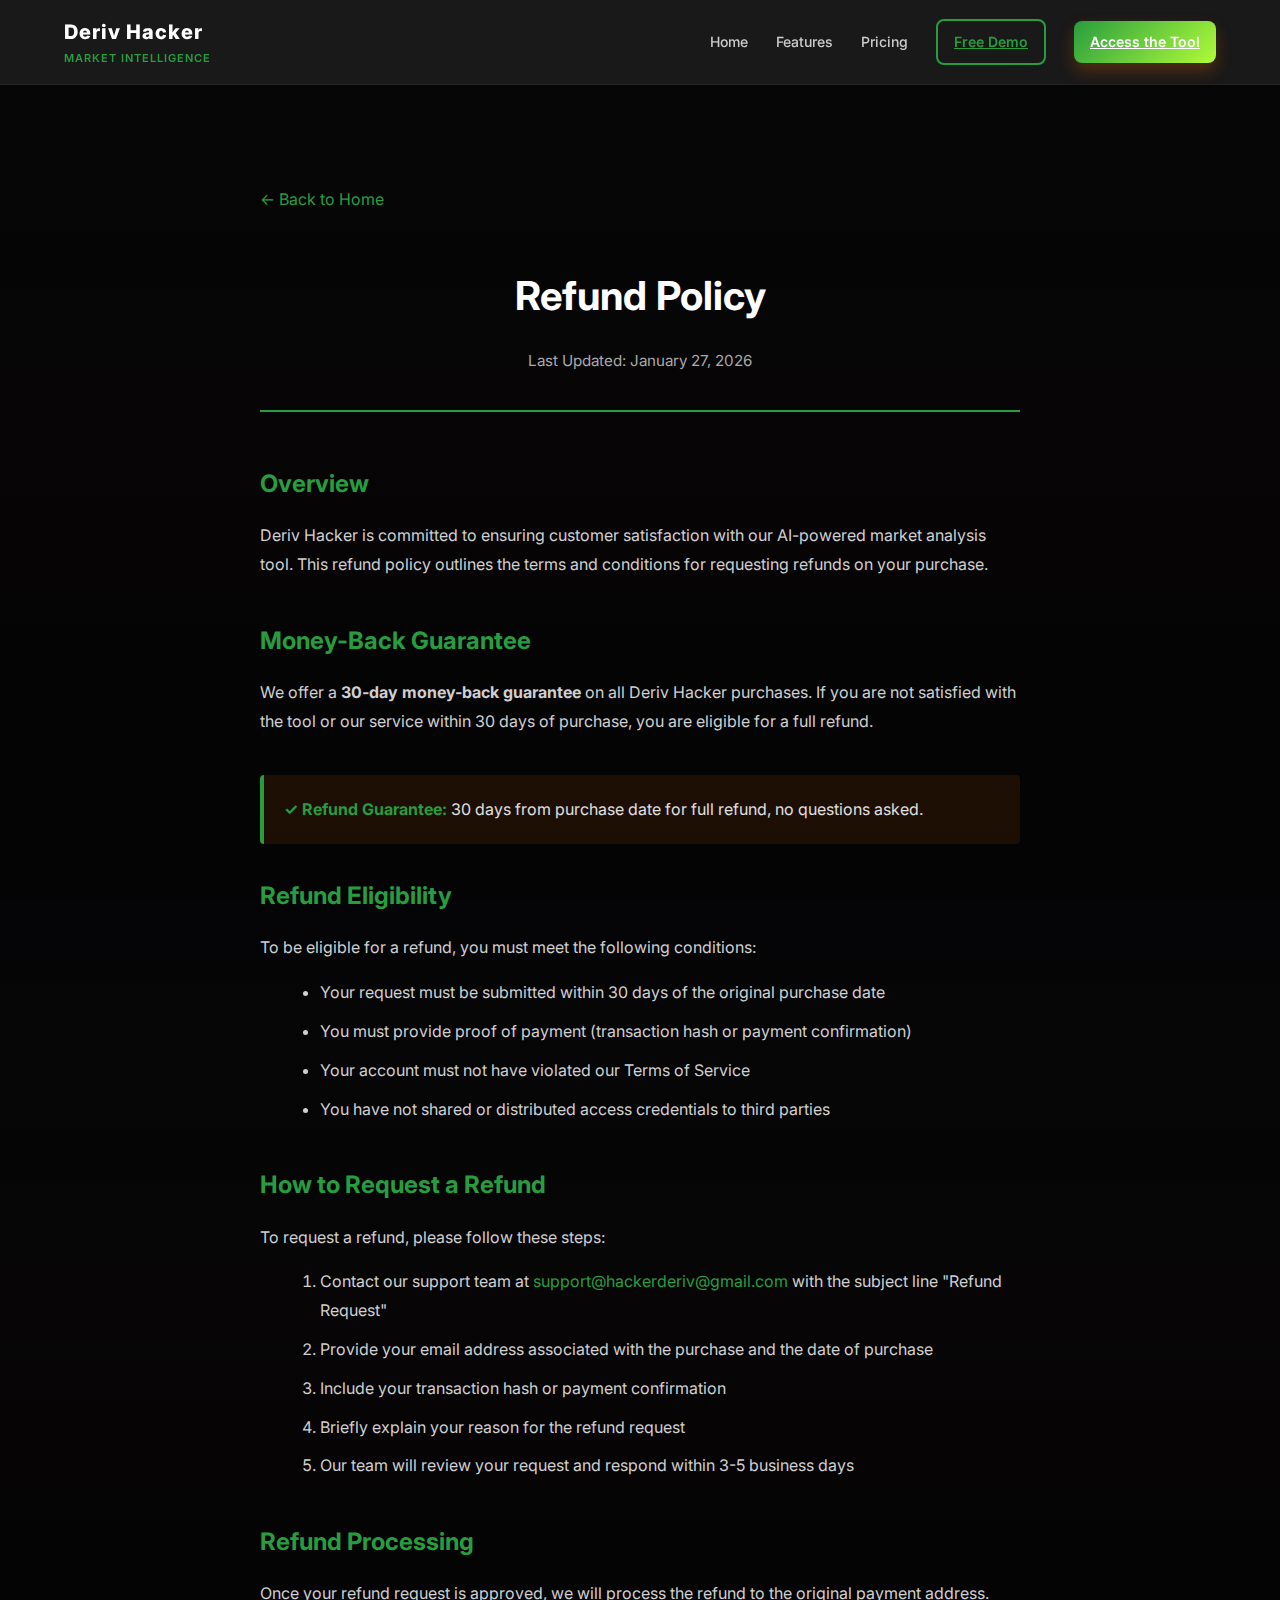
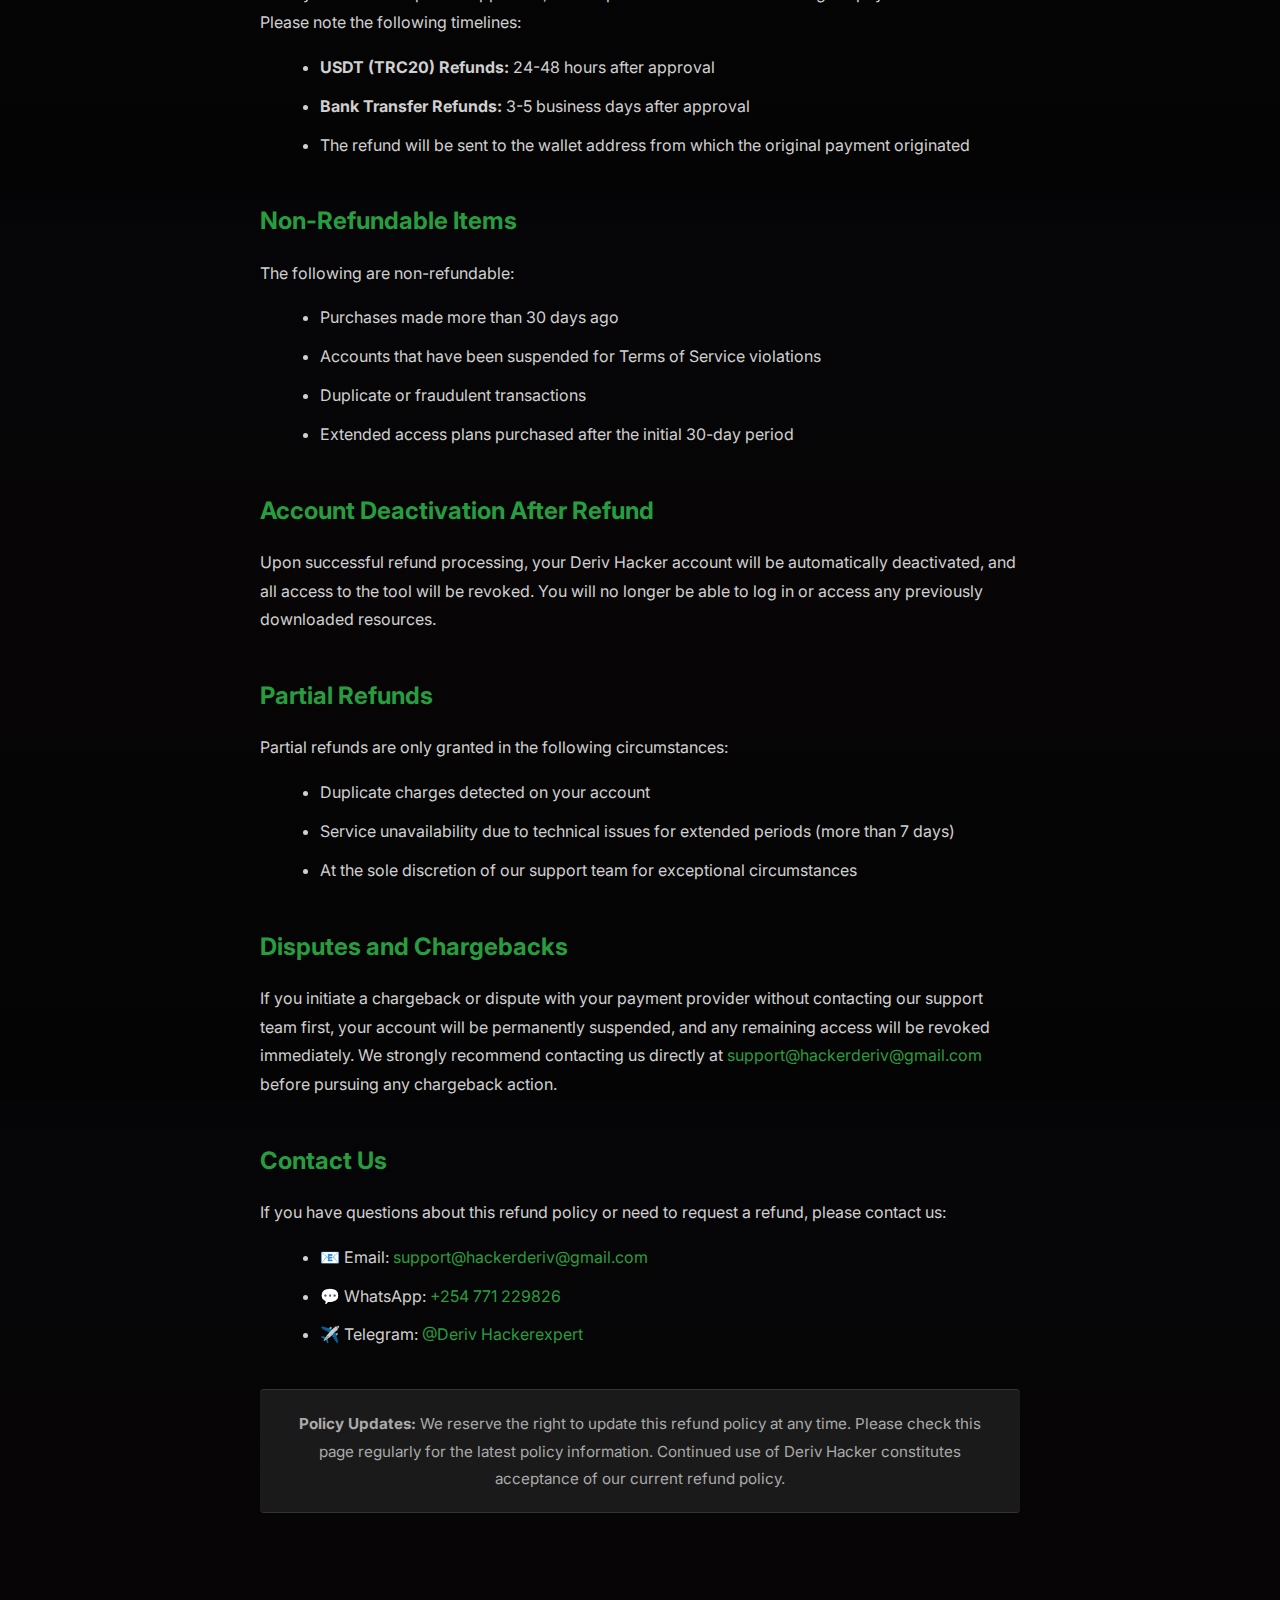
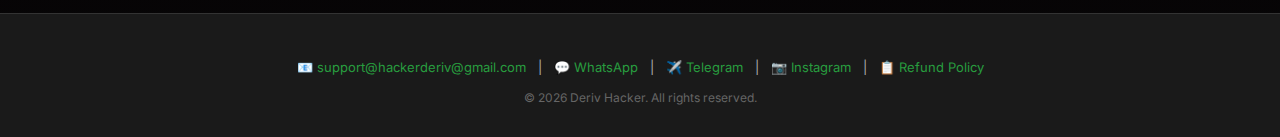
<file: refund/index.html>
<!DOCTYPE html>
<html lang="en">
<head>
  <meta charset="UTF-8">
  <meta http-equiv="X-UA-Compatible" content="IE=edge">
  <meta name="viewport" content="width=device-width, initial-scale=1.0">
  <title>Refund Policy – Deriv Hacker</title>
  <meta name="description" content="Deriv Hacker Refund Policy - Learn about our refund process and guarantee.">
  <link rel="stylesheet" href="../styles.css">
  <link rel="icon" type="image/png" sizes="32x32" href="../deriv hacker/icons/icon-32x32.png">
  <link rel="icon" type="image/png" sizes="16x16" href="../deriv hacker/icons/icon-16x16.png">
  <link rel="shortcut icon" href="/favicon.ico">
  <link rel="preconnect" href="https://fonts.googleapis.com">
  <link rel="preconnect" href="https://fonts.gstatic.com" crossorigin>
  <link href="https://fonts.googleapis.com/css2?family=Inter:wght@400;500;600;700&display=swap" rel="stylesheet">
  <link rel="stylesheet" href="https://cdnjs.cloudflare.com/ajax/libs/font-awesome/6.4.0/css/all.min.css">
  <style>
    .policy-container {
      max-width: 800px;
      margin: 60px auto;
      padding: 40px 20px;
      line-height: 1.8;
      color: #e0e0e0;
    }

    .policy-header {
      text-align: center;
      margin-bottom: 50px;
      border-bottom: 2px solid #289D3F;
      padding-bottom: 20px;
    }

    .policy-header h1 {
      font-size: 2.5em;
      color: #fff;
      margin-bottom: 10px;
    }

    .policy-header p {
      color: #aaa;
      font-size: 0.95em;
    }

    .policy-section {
      margin-bottom: 40px;
    }

    .policy-section h2 {
      font-size: 1.5em;
      color: #289D3F;
      margin-bottom: 15px;
      margin-top: 30px;
    }

    .policy-section h3 {
      font-size: 1.1em;
      color: #fff;
      margin-bottom: 10px;
      margin-top: 20px;
    }

    .policy-section p {
      margin-bottom: 15px;
      color: #d0d0d0;
    }

    .policy-section ul {
      margin-left: 20px;
      margin-bottom: 15px;
    }

    .policy-section li {
      margin-bottom: 10px;
      color: #d0d0d0;
    }

    .policy-highlight {
      background: rgba(255, 106, 0, 0.1);
      border-left: 4px solid #289D3F;
      padding: 20px;
      margin: 20px 0;
      border-radius: 4px;
    }

    .policy-highlight strong {
      color: #289D3F;
    }

    .policy-footer {
      background: #1a1a1a;
      padding: 20px;
      border-radius: 4px;
      margin-top: 40px;
      text-align: center;
      border-top: 1px solid #333;
      border-bottom: 1px solid #333;
    }

    .back-link {
      display: inline-block;
      margin-bottom: 20px;
      color: #289D3F;
      text-decoration: none;
      transition: color 0.3s;
    }

    .back-link:hover {
      color: #B0FC38;
    }
  </style>
</head>
<body>
  <!-- Navigation -->
  <nav class="navbar">
    <div class="navbar-container">
      <div class="navbar-brand">
        <div class="logo">Deriv Hacker</div>
        <span class="tagline">Market Intelligence</span>
      </div>
      <button class="navbar-toggle" id="navToggle" aria-label="Toggle menu">
        <span></span><span></span><span></span>
      </button>
      <div class="navbar-menu" id="navMenu">
        <a href="/" class="navbar-link">Home</a>
        <a href="/#features" class="navbar-link">Features</a>
        <a href="/#pricing" class="navbar-link">Pricing</a>
        <a href="/book/" class="btn btn-secondary">Free Demo</a>
        <a href="/deriv hacker/" class="btn btn-primary">Access the Tool</a>
      </div>
    </div>
  </nav>

  <main>
    <div class="policy-container">
      <a href="/" class="back-link">← Back to Home</a>
      
      <div class="policy-header">
        <h1>Refund Policy</h1>
        <p>Last Updated: January 27, 2026</p>
      </div>

      <div class="policy-section">
        <h2>Overview</h2>
        <p>
          Deriv Hacker is committed to ensuring customer satisfaction with our AI-powered market analysis tool. 
          This refund policy outlines the terms and conditions for requesting refunds on your purchase.
        </p>
      </div>

      <div class="policy-section">
        <h2>Money-Back Guarantee</h2>
        <p>
          We offer a <strong>30-day money-back guarantee</strong> on all Deriv Hacker purchases. If you are not 
          satisfied with the tool or our service within 30 days of purchase, you are eligible for a full refund.
        </p>
      </div>

      <div class="policy-highlight">
        <strong>✓ Refund Guarantee:</strong> 30 days from purchase date for full refund, no questions asked.
      </div>

      <div class="policy-section">
        <h2>Refund Eligibility</h2>
        <p>To be eligible for a refund, you must meet the following conditions:</p>
        <ul>
          <li>Your request must be submitted within 30 days of the original purchase date</li>
          <li>You must provide proof of payment (transaction hash or payment confirmation)</li>
          <li>Your account must not have violated our Terms of Service</li>
          <li>You have not shared or distributed access credentials to third parties</li>
        </ul>
      </div>

      <div class="policy-section">
        <h2>How to Request a Refund</h2>
        <p>To request a refund, please follow these steps:</p>
        <ol style="margin-left: 20px; margin-bottom: 15px;">
          <li style="margin-bottom: 10px;">
            Contact our support team at <a href="mailto:support@hackerderiv@gmail.com" style="color: #289D3F; text-decoration: none;">support@hackerderiv@gmail.com</a> 
            with the subject line "Refund Request"
          </li>
          <li style="margin-bottom: 10px;">
            Provide your email address associated with the purchase and the date of purchase
          </li>
          <li style="margin-bottom: 10px;">
            Include your transaction hash or payment confirmation
          </li>
          <li style="margin-bottom: 10px;">
            Briefly explain your reason for the refund request
          </li>
          <li style="margin-bottom: 10px;">
            Our team will review your request and respond within 3-5 business days
          </li>
        </ol>
      </div>

      <div class="policy-section">
        <h2>Refund Processing</h2>
        <p>
          Once your refund request is approved, we will process the refund to the original payment address. 
          Please note the following timelines:
        </p>
        <ul>
          <li><strong>USDT (TRC20) Refunds:</strong> 24-48 hours after approval</li>
          <li><strong>Bank Transfer Refunds:</strong> 3-5 business days after approval</li>
          <li>The refund will be sent to the wallet address from which the original payment originated</li>
        </ul>
      </div>

      <div class="policy-section">
        <h2>Non-Refundable Items</h2>
        <p>The following are non-refundable:</p>
        <ul>
          <li>Purchases made more than 30 days ago</li>
          <li>Accounts that have been suspended for Terms of Service violations</li>
          <li>Duplicate or fraudulent transactions</li>
          <li>Extended access plans purchased after the initial 30-day period</li>
        </ul>
      </div>

      <div class="policy-section">
        <h2>Account Deactivation After Refund</h2>
        <p>
          Upon successful refund processing, your Deriv Hacker account will be automatically deactivated, and all 
          access to the tool will be revoked. You will no longer be able to log in or access any previously 
          downloaded resources.
        </p>
      </div>

      <div class="policy-section">
        <h2>Partial Refunds</h2>
        <p>
          Partial refunds are only granted in the following circumstances:
        </p>
        <ul>
          <li>Duplicate charges detected on your account</li>
          <li>Service unavailability due to technical issues for extended periods (more than 7 days)</li>
          <li>At the sole discretion of our support team for exceptional circumstances</li>
        </ul>
      </div>

      <div class="policy-section">
        <h2>Disputes and Chargebacks</h2>
        <p>
          If you initiate a chargeback or dispute with your payment provider without contacting our support team first, 
          your account will be permanently suspended, and any remaining access will be revoked immediately. We strongly 
          recommend contacting us directly at <a href="mailto:support@hackerderiv@gmail.com" style="color: #289D3F; text-decoration: none;">support@hackerderiv@gmail.com</a> 
          before pursuing any chargeback action.
        </p>
      </div>

      <div class="policy-section">
        <h2>Contact Us</h2>
        <p>If you have questions about this refund policy or need to request a refund, please contact us:</p>
        <ul>
          <li>📧 Email: <a href="mailto:support@hackerderiv@gmail.com" style="color: #289D3F; text-decoration: none;">support@hackerderiv@gmail.com</a></li>
          <li>💬 WhatsApp: <a href="https://wa.me/254757696797" target="_blank" style="color: #289D3F; text-decoration: none;">+254 771 229826</a></li>
          <li>✈️ Telegram: <a href="https://t.me/Deriv Hackerexpert" target="_blank" style="color: #289D3F; text-decoration: none;">@Deriv Hackerexpert</a></li>
        </ul>
      </div>

      <div class="policy-footer">
        <p style="margin: 0; color: #aaa; font-size: 0.95em;">
          <strong>Policy Updates:</strong> We reserve the right to update this refund policy at any time. 
          Please check this page regularly for the latest policy information. Continued use of Deriv Hacker 
          constitutes acceptance of our current refund policy.
        </p>
      </div>
    </div>
  </main>

  <!-- Footer -->
  <footer style="background: #1a1a1a; border-top: 1px solid #333; padding: 30px 20px; text-align: center; margin-top: 40px;">
    <p style="font-size: 13px; color: #aaa; margin-bottom: 10px;">
      📧 <a href="mailto:support@hackerderiv@gmail.com" style="color: #289D3F; text-decoration: none;">support@hackerderiv@gmail.com</a>
      &nbsp;&nbsp;|&nbsp;&nbsp;
      💬 <a href="https://wa.me/254757696797" target="_blank" style="color: #289D3F; text-decoration: none;">WhatsApp</a>
      &nbsp;&nbsp;|&nbsp;&nbsp;
      ✈️ <a href="https://t.me/Deriv Hackerexpert" target="_blank" style="color: #289D3F; text-decoration: none;">Telegram</a>
      &nbsp;&nbsp;|&nbsp;&nbsp;
      📷 <a href="https://instagram.com/brandyfx.tools" target="_blank" style="color: #289D3F; text-decoration: none;">Instagram</a>
      &nbsp;&nbsp;|&nbsp;&nbsp;
      📋 <a href="/refund/" style="color: #289D3F; text-decoration: none;">Refund Policy</a>
    </p>
    <p style="font-size: 12px; color: #666; margin: 0;">&copy; <span id="year"></span> Deriv Hacker. All rights reserved.</p>
  </footer>

  <script>
    document.getElementById('year').textContent = new Date().getFullYear();
    
    // Navigation toggle
    document.getElementById('navToggle').addEventListener('click', function() {
      document.getElementById('navMenu').classList.toggle('active');
    });
  </script>
</body>
</html>
</file>
<file: styles.css>
* {
  box-sizing: border-box;
}

html,
body {
  height: 100%;
}

body {
  margin: 0;
  font-family:
    "Inter",
    -apple-system,
    BlinkMacSystemFont,
    "Segoe UI",
    Roboto,
    sans-serif;
  background: #1a1a1a;
  color: #e0e0e0;
  line-height: 1.6;
  -webkit-font-smoothing: antialiased;
}

/* Custom Scrollbar */
::-webkit-scrollbar {
  width: 6px;
}

::-webkit-scrollbar-track {
  background: rgba(255, 255, 255, 0.02);
}

::-webkit-scrollbar-thumb {
  background: linear-gradient(135deg, #289D3F, #B0FC38);
  border-radius: 5px;
  border: 2px solid rgba(255, 255, 255, 0.02);
}

::-webkit-scrollbar-thumb:hover {
  background: linear-gradient(135deg, #B0FC38, #AEF359);
}

.container {
  max-width: 1200px;
  margin: 0 auto;
  padding: 0 24px;
}

/* Navigation */
.navbar {
  position: sticky;
  top: 0;
  background: rgba(26, 26, 26, 0.95);
  backdrop-filter: blur(8px);
  border-bottom: 1px solid rgba(255, 255, 255, 0.05);
  z-index: 100;
  transition: all 0.3s ease;
}

.navbar-container {
  max-width: 1200px;
  margin: 0 auto;
  padding: 16px 24px;
  display: flex;
  justify-content: space-between;
  align-items: center;
}

.navbar-brand {
  display: flex;
  flex-direction: column;
  gap: 2px;
}

.logo {
  font-size: 20px;
  font-weight: 700;
  color: #fff;
  letter-spacing: -0.5px;
}

.tagline {
  font-size: 11px;
  color: #289D3F;
  font-weight: 600;
  text-transform: uppercase;
  letter-spacing: 1px;
}

.navbar-toggle {
  display: none;
  background: none;
  border: none;
  color: #fff;
  font-size: 24px;
  cursor: pointer;
  flex-direction: column;
  gap: 5px;
}

.navbar-toggle span {
  width: 24px;
  height: 2px;
  background: #fff;
  display: block;
  transition: all 0.3s ease;
}

.navbar-menu {
  display: flex;
  align-items: center;
  gap: 28px;
}

.navbar-link {
  color: #ccc;
  text-decoration: none;
  font-weight: 500;
  font-size: 14px;
  transition: color 0.2s;
}

.navbar-link:hover {
  color: #289D3F;
}

/* Hero Section */
.hero {
  padding: 80px 0;
  background: linear-gradient(135deg, #1a1a1a 0%, #242424 100%);
}

.hero-content {
  display: grid;
  grid-template-columns: 1fr 1fr;
  gap: 48px;
  align-items: center;
}

.hero-text h1 {
  font-size: 48px;
  font-weight: 700;
  margin: 0 0 20px;
  line-height: 1.2;
  color: #fff;
}

.hero-subtitle {
  font-size: 18px;
  color: #ccc;
  margin-bottom: 30px;
  line-height: 1.6;
}

.hero-cta {
  display: flex;
  gap: 16px;
  margin-bottom: 28px;
  flex-wrap: wrap;
}

.hero-cta .btn {
  min-width: 200px;
  padding: 16px 32px;
  font-size: 16px;
  font-weight: 700;
  text-transform: none;
}

.hero-trust {
  font-size: 13px;
  color: #888;
  margin: 0;
}

.hero-visual {
  display: flex;
  align-items: center;
  justify-content: center;
}

.chart-card {
  background: rgba(255, 106, 0, 0.05);
  border: 1px solid rgba(255, 106, 0, 0.2);
  border-radius: 12px;
  padding: 32px 24px;
  backdrop-filter: blur(8px);
  box-shadow: 0 20px 40px rgba(0, 0, 0, 0.4);
}

.chart-header {
  display: flex;
  justify-content: space-between;
  align-items: center;
  margin-bottom: 20px;
}

.chart-header h4 {
  margin: 0;
  font-size: 16px;
  font-weight: 600;
  color: #fff;
}

.chart-badge {
  background: rgba(255, 106, 0, 0.2);
  border: 1px solid rgba(255, 106, 0, 0.4);
  color: #289D3F;
  padding: 4px 10px;
  border-radius: 20px;
  font-size: 11px;
  font-weight: 600;
  text-transform: uppercase;
  letter-spacing: 0.5px;
}

.chart {
  width: 100%;
  height: auto;
  display: block;
  margin-bottom: 20px;
}

.candlestick {
  transition: opacity 0.3s ease;
}

.candlestick:hover {
  opacity: 1 !important;
}

.chart-stats {
  display: grid;
  grid-template-columns: repeat(3, 1fr);
  gap: 16px;
  text-align: center;
}

.stat-item {
  display: flex;
  flex-direction: column;
  gap: 6px;
}

.stat-label {
  font-size: 11px;
  color: #888;
  text-transform: uppercase;
  letter-spacing: 0.5px;
  font-weight: 500;
}

.stat-value {
  font-size: 18px;
  font-weight: 700;
  color: #289D3F;
}

/* Challenge Banner */
.challenge-banner {
  background: linear-gradient(
    135deg,
    rgba(255, 106, 0, 0.15) 0%,
    rgba(255, 140, 0, 0.1) 100%
  );
  border: 1px solid rgba(255, 106, 0, 0.3);
  border-radius: 12px;
  padding: 48px 0;
  margin: 60px 0;
}

.challenge-content {
  text-align: center;
}

.challenge-header {
  margin-bottom: 20px;
}

.challenge-header h2 {
  font-size: 32px;
  margin: 0 0 8px;
  color: #fff;
  background: linear-gradient(90deg, #289D3F, #B0FC38);
  -webkit-background-clip: text;
  -webkit-text-fill-color: transparent;
  background-clip: text;
}

.challenge-subtitle {
  font-size: 16px;
  color: #289D3F;
  font-weight: 600;
  margin: 0;
  text-transform: uppercase;
  letter-spacing: 0.5px;
}

.challenge-description {
  font-size: 16px;
  color: #ccc;
  line-height: 1.6;
  margin: 20px auto 30px;
  max-width: 600px;
}

.btn-challenge {
  background: linear-gradient(90deg, #289D3F, #B0FC38);
  color: #fff;
  border: none;
  padding: 16px 32px;
  font-size: 16px;
  font-weight: 600;
  border-radius: 8px;
  cursor: pointer;
  display: inline-flex;
  align-items: center;
  gap: 10px;
  transition: all 0.3s ease;
  text-decoration: none;
}

.btn-challenge:hover {
  background: linear-gradient(90deg, #B0FC38, #AEF359);
  transform: translateY(-2px);
  box-shadow: 0 8px 24px rgba(255, 106, 0, 0.4);
}

.btn-challenge i {
  font-size: 18px;
}

.challenge-meta {
  font-size: 13px;
  color: #888;
  margin-top: 20px;
  letter-spacing: 0.5px;
}

/* Trust Bar */
.trust-bar {
  background: linear-gradient(
    90deg,
    rgba(255, 106, 0, 0.02) 0%,
    rgba(255, 255, 255, 0.02) 100%
  );
  border-top: 1px solid rgba(255, 106, 0, 0.1);
  border-bottom: 1px solid rgba(255, 106, 0, 0.1);
  padding: 40px 0;
}

.trust-items {
  display: grid;
  grid-template-columns: repeat(auto-fit, minmax(220px, 1fr));
  gap: 40px;
}

.trust-item {
  display: flex;
  gap: 16px;
  align-items: center;
  text-align: left;
}

.trust-icon {
  font-size: 32px;
  flex-shrink: 0;
  min-width: 40px;
}

.trust-item p {
  margin: 0;
  font-size: 14px;
  color: #ccc;
  line-height: 1.5;
}

.trust-item strong {
  color: #289D3F;
  font-weight: 600;
}

/* Features Section */
.features {
  padding: 80px 0;
}

.features h2,
.how-it-works h2,
.testimonials h2,
.pricing h2,
.faq h2,
.demo-section h2 {
  font-size: 36px;
  margin: 0 0 16px;
  color: #fff;
  text-align: center;
}

.section-subtitle {
  font-size: 16px;
  color: #888;
  text-align: center;
  margin-bottom: 48px;
}

.features-grid {
  display: grid;
  grid-template-columns: repeat(auto-fit, minmax(300px, 1fr));
  gap: 24px;
}

.feature-card {
  background: rgba(255, 255, 255, 0.03);
  border: 1px solid rgba(255, 255, 255, 0.08);
  border-radius: 12px;
  padding: 32px;
  transition: all 0.3s ease;
}

.feature-card:hover {
  background: rgba(255, 255, 255, 0.06);
  border-color: rgba(255, 106, 0, 0.2);
  transform: translateY(-4px);
}

.feature-icon {
  font-size: 32px;
  margin-bottom: 16px;
  display: block;
}

.feature-card h3 {
  font-size: 18px;
  margin: 0 0 12px;
  color: #fff;
}

.feature-card p {
  margin: 0;
  font-size: 14px;
  color: #aaa;
}

/* How It Works */
.how-it-works {
  padding: 80px 0;
  background: rgba(255, 255, 255, 0.01);
}

.steps {
  display: grid;
  grid-template-columns: repeat(auto-fit, minmax(280px, 1fr));
  gap: 32px;
  margin-top: 48px;
}

.step {
  position: relative;
  padding-left: 60px;
}

.step-number {
  position: absolute;
  left: 0;
  top: 0;
  width: 48px;
  height: 48px;
  background: linear-gradient(135deg, #289D3F, #B0FC38);
  border-radius: 50%;
  display: flex;
  align-items: center;
  justify-content: center;
  font-weight: 700;
  font-size: 20px;
  color: #fff;
}

.step h3 {
  font-size: 18px;
  margin: 0 0 12px;
  color: #fff;
}

.step p {
  margin: 0;
  font-size: 14px;
  color: #aaa;
}

/* Testimonials */
.testimonials {
  padding: 80px 0;
}

.testimonials-grid {
  display: grid;
  grid-template-columns: repeat(auto-fit, minmax(300px, 1fr));
  gap: 24px;
  margin-top: 48px;
}

.testimonial {
  background: rgba(255, 255, 255, 0.03);
  border: 1px solid rgba(255, 255, 255, 0.08);
  border-radius: 12px;
  padding: 32px;
  border-left: 4px solid #289D3F;
}

.testimonial-text {
  margin: 0 0 16px;
  font-size: 15px;
  color: #ccc;
  font-style: italic;
}

.testimonial-author {
  margin: 0;
  font-size: 13px;
  color: #888;
}

/* Pricing */
.pricing {
  padding: 80px 0;
  background: rgba(255, 255, 255, 0.01);
}

.pricing-card {
  max-width: 500px;
  margin: 0 auto;
  background: rgba(255, 255, 255, 0.03);
  border: 1px solid rgba(255, 255, 255, 0.08);
  border-radius: 12px;
  padding: 40px;
  text-align: center;
}

.pricing-header {
  margin-bottom: 32px;
}

.pricing-header h3 {
  font-size: 20px;
  margin: 0 0 12px;
  color: #fff;
}

.price-value {
  font-size: 58px;
  font-weight: 700;
  color: #015701;
  margin: 12px 0;
}

.price-note {
  margin: 0;
  font-size: 13px;
  color: #AEF359;
}

.pricing-features {
  list-style: none;
  margin: 0;
  padding: 0;
  text-align: left;
}

.pricing-features li {
  padding: 10px 0;
  font-size: 14px;
  color: #ccc;
  border-bottom: 1px solid rgba(255, 255, 255, 0.03);
}

.pricing-features li:last-child {
  border-bottom: none;
}

/* Demo Section */
.demo-section {
  padding: 80px 0;
  text-align: center;
}

.demo-section p {
  font-size: 18px;
  color: #ccc;
  margin: 16px 0 32px;
  max-width: 600px;
  margin-left: auto;
  margin-right: auto;
}

/* FAQ */
.faq {
  padding: 80px 0;
  background: rgba(255, 255, 255, 0.01);
}

.faq-list {
  max-width: 700px;
  margin: 48px auto 0;
}

.faq-item {
  background: rgba(255, 255, 255, 0.03);
  border: 1px solid rgba(255, 255, 255, 0.08);
  border-radius: 8px;
  margin-bottom: 12px;
  overflow: hidden;
}

.faq-item summary {
  padding: 20px;
  cursor: pointer;
  font-weight: 600;
  color: #fff;
  transition: all 0.2s;
  display: flex;
  justify-content: space-between;
  align-items: center;
}

.faq-item summary:hover {
  background: rgba(255, 255, 255, 0.06);
}

.faq-item[open] summary {
  background: rgba(255, 255, 255, 0.05);
}

.faq-item p {
  padding: 0 20px 20px;
  margin: 0;
  font-size: 14px;
  color: #aaa;
  border-top: 1px solid rgba(255, 255, 255, 0.03);
}

/* Buttons */
.btn {
  padding: 10px 20px;
  border: none;
  border-radius: 8px;
  font-weight: 600;
  cursor: pointer;
  font-size: 14px;
  transition: all 0.2s ease;
  display: inline-block;
}

.btn-lg {
  padding: 14px 32px;
  font-size: 15px;
}

.btn-primary {
  background: linear-gradient(135deg, #289D3F, #B0FC38);
  color: #fff;
  box-shadow: 0 8px 16px rgba(255, 106, 0, 0.25);
}

.btn-primary:hover {
  transform: translateY(-3px);
  box-shadow: 0 16px 32px rgba(255, 106, 0, 0.4);
}

.btn-secondary {
  background: transparent;
  border: 2px solid rgba(255, 106, 0, 0.3);
  color: #ccc;
  transition: all 0.2s ease;
}

.btn-secondary:hover {
  background: rgba(255, 106, 0, 0.08);
  border-color: rgba(255, 106, 0, 0.6);
  color: #289D3F;
  transform: translateY(-3px);
  box-shadow: 0 8px 20px rgba(255, 106, 0, 0.15);
}

.btn-demo {
  background: linear-gradient(135deg, #B0FC38 0%, #289D3F 100%);
  border: none;
  color: #fff;
  font-weight: 600;
  box-shadow: 0 6px 20px rgba(255, 106, 0, 0.3);
  transition: all 0.3s ease;
  text-decoration: none;
}

.btn-demo:hover {
  transform: translateY(-3px);
  box-shadow: 0 12px 30px rgba(255, 106, 0, 0.45);
  background: linear-gradient(135deg, #ff9920 0%, #ff7a1a 100%);
}

.btn-outline {
  background: transparent;
  border: 2px solid rgba(255, 106, 0, 0.4);
  color: #289D3F;
  font-weight: 700;
}

.btn-outline:hover {
  background: rgba(255, 106, 0, 0.1);
  border-color: rgba(255, 106, 0, 0.7);
  box-shadow: 0 8px 20px rgba(255, 106, 0, 0.2);
  transform: translateY(-3px);
}

/* Footer */
.footer {
  background: rgba(0, 0, 0, 0.3);
  border-top: 1px solid rgba(255, 255, 255, 0.05);
  padding: 40px 0;
  margin-top: 80px;
}

.footer-content {
  display: flex;
  justify-content: space-between;
  align-items: center;
}

.footer-content p {
  margin: 0;
  font-size: 13px;
  color: #888;
}

.footer-links {
  display: flex;
  gap: 24px;
}

.footer-links a {
  font-size: 13px;
  color: #888;
  text-decoration: none;
  transition: color 0.2s;
}

.footer-links a:hover {
  color: #289D3F;
}

/* Modals */
.modal {
  position: fixed;
  inset: 0;
  background: rgba(0, 0, 0, 0.7);
  backdrop-filter: blur(4px);
  display: none;
  align-items: center;
  justify-content: center;
  z-index: 9999;
}

.modal[aria-hidden="false"] {
  display: flex;
}

.modal-content {
  background: #242424;
  border: 1px solid rgba(255, 255, 255, 0.08);
  border-radius: 12px;
  padding: 30px;
  max-width: 380px;
  width: 90%;
  position: relative;
  box-shadow: 0 20px 60px rgba(0, 0, 0, 0.6);
}

.modal-close {
  position: absolute;
  top: 16px;
  right: 16px;
  background: none;
  border: none;
  color: #888;
  font-size: 24px;
  cursor: pointer;
  transition: color 0.2s;
  width: 32px;
  height: 32px;
  display: flex;
  align-items: center;
  justify-content: center;
}

.modal-close:hover {
  color: #fff;
}

.modal-content h3 {
  margin: 0 0 12px;
  color: #fff;
  font-size: 20px;
}

.modal-content p {
  margin: 0 0 24px;
  color: #aaa;
  font-size: 14px;
}

.modal-content form {
  display: flex;
  flex-direction: column;
  gap: 12px;
}

.modal-content input,
.modal-content select {
  padding: 12px;
  background: rgba(255, 255, 255, 0.05);
  border: 1px solid rgba(255, 255, 255, 0.08);
  border-radius: 6px;
  color: #fff;
  font-size: 14px;
}

.modal-content input:focus,
.modal-content select:focus {
  outline: none;
  border-color: rgba(255, 106, 0, 0.3);
  background: rgba(255, 255, 255, 0.08);
}

/* Responsive */
@media (max-width: 768px) {
  .navbar-menu {
    display: none;
  }

  .navbar-toggle {
    display: flex;
  }

  .hero-content {
    grid-template-columns: 1fr;
  }

  .hero-text h1 {
    font-size: 32px;
  }

  .hero-cta {
    flex-direction: column;
  }

  .btn-lg {
    width: 100%;
    text-align: center;
  }

  .features h2,
  .how-it-works h2,
  .testimonials h2,
  .pricing h2,
  .faq h2,
  .demo-section h2 {
    font-size: 28px;
  }

  .footer-content {
    flex-direction: column;
    gap: 20px;
    text-align: center;
  }

  .footer-links {
    justify-content: center;
  }

  .trust-items {
    grid-template-columns: 1fr;
  }
}

@media (max-width: 480px) {
  .hero-text h1 {
    font-size: 24px;
  }

  .feature-card {
    padding: 20px;
  }

  .pricing-card {
    padding: 24px;
  }

  .modal-content {
    padding: 24px;
  }
}
* {
  box-sizing: border-box;
}
html,
body {
  height: 100%;
}
body {
  margin: 0;
  font-family:
    Inter,
    Segoe UI,
    Segoe,
    Roboto,
    Arial,
    Helvetica,
    sans-serif;
  background: linear-gradient(180deg, #050507 0%, #070506 45%, #040405 100%);
  color: var(--white);
  -webkit-font-smoothing: antialiased;
}
.site-header {
  position: sticky;
  top: 0;
  z-index: 60;
  transition: all 0.28s ease;
}
.site-header.scrolled {
  background: linear-gradient(
    180deg,
    rgba(11, 11, 11, 0.92),
    rgba(11, 11, 11, 0.72)
  );
  backdrop-filter: blur(6px);
  box-shadow: 0 6px 18px rgba(0, 0, 0, 0.6);
  transform: translateY(0);
}
.container {
  max-width: 1100px;
  margin: 0 auto;
  padding: 24px;
}
.site-header {
  background: transparent;
  padding: 18px 0;
}
.header-inner {
  display: flex;
  align-items: center;
  justify-content: space-between;
}
.logo {
  font-weight: 800;
  letter-spacing: 1px;
  font-size: 20px;
}
.logo .pro {
  color: var(--orange);
  margin-left: 6px;
}
.tag {
  font-size: 12px;
  color: #bbb;
}
.nav .btn {
  margin-left: 10px;
}

/* Mobile nav toggle */
.nav-toggle {
  display: none;
  background: transparent;
  border: 0;
  color: var(--white);
  font-size: 22px;
  padding: 8px;
  border-radius: 8px;
  cursor: pointer;
}
.mobile-nav {
  position: fixed;
  inset: 0;
  background: rgba(0, 0, 0, 0.8);
  display: none;
  align-items: flex-start;
  justify-content: flex-end;
  z-index: 200;
}
.mobile-nav[aria-hidden="false"] {
  display: flex;
}
.mobile-nav-inner {
  width: 320px;
  max-width: 85%;
  background: #0d0d0d;
  padding: 20px;
  height: 100vh;
  box-shadow: -6px 0 24px rgba(0, 0, 0, 0.6);
}
.mobile-close {
  background: transparent;
  border: 0;
  color: #ddd;
  font-size: 20px;
  float: right;
  cursor: pointer;
}
.mobile-link {
  display: block;
  width: 100%;
  text-align: left;
  margin: 12px 0;
  padding: 10px;
}

.hero {
  padding: 60px 0;
}
.hero-inner {
  display: flex;
  gap: 28px;
  align-items: center;
}
.hero-copy {
  flex: 1;
}
.hero-copy h1 {
  font-size: 48px;
  margin: 0 0 8px;
  line-height: 1.02;
}
.lead {
  color: #ddd;
  font-size: 18px;
  margin-bottom: 18px;
}
.cta-row {
  display: flex;
  gap: 12px;
  margin-top: 14px;
}

.hero-card {
  width: 320px;
  background: linear-gradient(
    180deg,
    rgba(18, 18, 18, 0.7),
    rgba(14, 14, 14, 0.5)
  );
  border: 1px solid rgba(255, 255, 255, 0.04);
  padding: 22px;
  border-radius: 14px;
  box-shadow: 0 10px 30px rgba(0, 0, 0, 0.6);
  backdrop-filter: blur(6px);
}
.price {
  font-size: 36px;
  font-weight: 700;
  color: var(--orange);
  text-shadow: 0 6px 18px rgba(255, 106, 0, 0.06);
}
.price-sub {
  color: #bbb;
  margin-bottom: 10px;
}
.features {
  list-style: none;
  padding: 0;
  margin: 10px 0 18px;
}
.features li {
  padding: 6px 0;
  color: #ccc;
}
.wide {
  width: 100%;
}

.features-section {
  padding: 36px 0;
  background: linear-gradient(180deg, transparent, rgba(255, 255, 255, 0.01));
}
.features-grid {
  display: grid;
  grid-template-columns: repeat(auto-fit, minmax(220px, 1fr));
  gap: 18px;
  margin-top: 18px;
}
.feature {
  background: rgba(255, 255, 255, 0.02);
  padding: 16px;
  border-radius: 8px;
}
.feature h3 {
  margin: 0 0 6px;
  color: var(--orange-2);
}

.testimonials {
  padding: 40px 0;
  text-align: center;
}

.site-footer {
  padding: 18px 0;
  border-top: 1px solid rgba(255, 255, 255, 0.03);
  margin-top: 40px;
}
.footer-inner {
  display: flex;
  justify-content: space-between;
  align-items: center;
}
.footer-links a {
  color: #bbb;
  margin-left: 12px;
  text-decoration: none;
}

.btn {
  display: inline-block;
  padding: 10px 16px;
  border-radius: 8px;
  border: 0;
  cursor: pointer;
  font-weight: 600;
}
.btn-ghost {
  background: transparent;
  color: #ddd;
  border: 1px solid rgba(255, 255, 255, 0.04);
}
.btn-primary {
  background: linear-gradient(135deg, #289D3F, #B0FC38);
  color: #fff;
}
.btn-accent {
  background: linear-gradient(90deg, var(--orange), var(--orange-2));
  color: #080808;
}
.btn-outline {
  background: transparent;
  color: var(--orange);
  border: 1px solid rgba(255, 106, 0, 0.15);
}

.modal {
  position: fixed;
  inset: 0;
  display: none;
  align-items: center;
  justify-content: center;
  background: rgba(0, 0, 0, 0.6);
  z-index: 9999;
}
.modal[aria-hidden="false"] {
  display: flex;
}
.modal-panel {
  background: #0f0f0f;
  padding: 20px;
  border-radius: 10px;
  min-width: 320px;
  max-width: 520px;
  border: 1px solid rgba(255, 255, 255, 0.04);
  position: relative;
}
.modal-close {
  position: absolute;
  right: 12px;
  top: 8px;
  background: transparent;
  border: 0;
  color: #bbb;
  font-size: 22px;
  cursor: pointer;
}
.modal-panel h3 {
  margin-top: 0;
}
.modal-panel form {
  display: flex;
  flex-direction: column;
  gap: 10px;
}
.modal-panel label {
  display: flex;
  flex-direction: column;
  font-size: 14px;
  color: #ddd;
}
.modal-panel input {
  padding: 10px;
  border-radius: 6px;
  border: 1px solid rgba(255, 255, 255, 0.06);
  background: #0b0b0b;
  color: var(--white);
}
.modal-actions {
  display: flex;
  gap: 8px;
  justify-content: flex-end;
  margin-top: 6px;
}

@media (max-width: 860px) {
  .hero-inner {
    flex-direction: column;
  }
  .hero-copy h1 {
    font-size: 36px;
  }
  .footer-inner {
    flex-direction: column;
    gap: 8px;
  }
  .nav {
    display: none;
  }
  .nav-toggle {
    display: inline-block;
  }
}

@media (max-width: 480px) {
  .logo {
    font-size: 18px;
  }
  .hero-copy h1 {
    font-size: 28px;
  }
}

/* small utility */
.muted {
  color: #aaa;
}

/* How it works */
.how-it-works {
  padding: 36px 0;
}
.steps {
  display: flex;
  gap: 14px;
  margin-top: 16px;
}
.step {
  flex: 1;
  background: rgba(255, 255, 255, 0.02);
  padding: 18px;
  border-radius: 10px;
  text-align: center;
}
.step-icon {
  font-size: 28px;
  margin-bottom: 8px;
}
.step h4 {
  margin: 6px 0;
}

/* stats */
.stats-section {
  padding: 26px 0;
}
.stats-inner {
  display: flex;
  gap: 18px;
  justify-content: space-between;
  align-items: center;
}
.stat {
  background: rgba(255, 255, 255, 0.02);
  padding: 18px;
  border-radius: 10px;
  text-align: center;
  flex: 1;
  margin: 6px;
}
.stat-value {
  font-size: 28px;
  font-weight: 800;
  color: var(--orange);
}
.stat-label {
  color: #cfcfcf;
  margin-top: 6px;
}

/* testimonials */
.testimonials-section {
  padding: 28px 0;
}
.testimonials-grid {
  display: grid;
  grid-template-columns: 1fr 1fr;
  gap: 12px;
}
.testimonial {
  background: rgba(255, 255, 255, 0.02);
  padding: 18px;
  border-radius: 8px;
  color: #ddd;
}
.testimonial cite {
  display: block;
  margin-top: 10px;
  color: #bbb;
  font-style: normal;
}

/* faq */
.faq-section {
  padding: 28px 0;
}
.faq details {
  background: rgba(255, 255, 255, 0.02);
  padding: 12px;
  border-radius: 8px;
  margin-bottom: 8px;
}
.faq summary {
  cursor: pointer;
  font-weight: 700;
}

/* contact */
.contact-section {
  padding: 28px 0;
  border-top: 1px solid rgba(255, 255, 255, 0.02);
}
.contact-inner {
  display: flex;
  justify-content: space-between;
  align-items: center;
  gap: 18px;
}
.contact-ctas .btn {
  margin-right: 8px;
}
.trust .badge {
  display: inline-block;
  background: rgba(255, 255, 255, 0.03);
  padding: 8px 12px;
  border-radius: 999px;
  color: var(--orange);
  font-weight: 700;
}

@media (max-width: 860px) {
  .steps {
    flex-direction: column;
  }
  .stats-inner {
    flex-direction: column;
  }
  .testimonials-grid {
    grid-template-columns: 1fr;
  }
  .contact-inner {
    flex-direction: column;
    align-items: flex-start;
  }
}

/* Hero visual */
.hero-visual {
  width: 420px;
  max-width: 40%;
  display: flex;
  align-items: center;
  justify-content: center;
}
.hero-visual svg {
  width: 100%;
  height: auto;
  filter: drop-shadow(0 18px 40px rgba(0, 0, 0, 0.6));
}

/* Subtle motion */
.fade-in-up {
  opacity: 0;
  transform: translateY(8px);
  animation: fadeUp 0.6s forwards;
}
@keyframes fadeUp {
  to {
    opacity: 1;
    transform: none;
  }
}

/* Buttons */
.btn {
  transition:
    transform 0.12s ease,
    box-shadow 0.12s ease;
}
.btn:hover {
  transform: translateY(-3px);
  box-shadow: 0 10px 30px rgba(0, 0, 0, 0.45);
}
.btn-primary:hover {
  box-shadow: 0 14px 30px rgba(255, 106, 0, 0.18);
}
.btn-accent:hover {
  box-shadow: 0 14px 36px rgba(255, 127, 17, 0.14);
}

/* Social Modal Styles */
.social-modal-content {
  max-width: 380px;
  text-align: center;
}

.social-modal-header {
  margin-bottom: 16px;
}

.social-modal-header h2 {
  margin: 0;
  color: #fff;
  font-size: 20px;
  font-weight: 700;
}

.social-links-grid {
  display: grid;
  grid-template-columns: 1fr 1fr;
  gap: 12px;
  margin: 24px 0;
}

.social-link-card {
  display: flex;
  flex-direction: column;
  align-items: center;
  justify-content: center;
  gap: 8px;
  padding: 16px 12px;
  border-radius: 12px;
  text-decoration: none;
  transition: all 0.3s ease;
  border: 2px solid;
  cursor: pointer;
  position: relative;
  overflow: hidden;
}

.social-link-card::before {
  content: "";
  position: absolute;
  top: 0;
  left: 0;
  right: 0;
  bottom: 0;
  background: linear-gradient(135deg, rgba(255, 255, 255, 0.1), transparent);
  opacity: 0;
  transition: opacity 0.3s ease;
}

.social-link-card:hover {
  transform: translateY(-4px);
  box-shadow: 0 12px 28px rgba(0, 0, 0, 0.3);
}

.social-link-card:hover::before {
  opacity: 1;
}

.social-link-card:hover .social-card-icon {
  transform: scale(1.15);
}

.email-card {
  background: rgba(255, 106, 0, 0.08);
  border-color: rgba(255, 106, 0, 0.4);
  color: #289D3F;
}

.email-card:hover {
  background: rgba(255, 106, 0, 0.15);
  border-color: #289D3F;
}

.whatsapp-card {
  background: rgba(37, 211, 102, 0.08);
  border-color: rgba(37, 211, 102, 0.4);
  color: #25d366;
}

.whatsapp-card:hover {
  background: rgba(37, 211, 102, 0.15);
  border-color: #25d366;
}

.telegram-card {
  background: rgba(0, 136, 204, 0.08);
  border-color: rgba(0, 136, 204, 0.4);
  color: #0088cc;
}

.telegram-card:hover {
  background: rgba(0, 136, 204, 0.15);
  border-color: #0088cc;
}

.instagram-card {
  background: rgba(245, 88, 124, 0.08);
  border-color: rgba(245, 88, 124, 0.4);
  color: #f55a7c;
}

.instagram-card:hover {
  background: rgba(245, 88, 124, 0.15);
  border-color: #f55a7c;
}

.social-card-icon {
  font-size: 24px;
  display: flex;
  align-items: center;
  justify-content: center;
  transition: transform 0.3s ease;
}
/* Pricing Grid Layout */
.pricing-grid {
  display: grid;
  grid-template-columns: repeat(auto-fit, minmax(300px, 1fr));
  gap: 30px;
  max-width: 900px;
  margin: 0 auto;
  align-items: start;
}

/* Pricing Card Base Styles */
.pricing-card {
  background: #1a1a1a;
  border: 1px solid rgba(255, 255, 255, 0.08);
  border-radius: 16px;
  padding: 40px 30px;
  position: relative;
  transition: transform 0.3s ease, box-shadow 0.3s ease;
}

.pricing-card:hover {
  transform: translateY(-5px);
  box-shadow: 0 20px 40px rgba(0, 0, 0, 0.4);
}

/* Featured Card (Pro Plan) */
.pricing-featured {
  background: linear-gradient(145deg, #1a1a1a 0%, #0d1f0d 100%);
  border: 2px solid #289D3F;
  transform: scale(1.02);
}

.pricing-featured:hover {
  transform: scale(1.02) translateY(-5px);
  box-shadow: 0 25px 50px rgba(40, 157, 63, 0.15);
}

/* Popular Badge */
.pricing-badge {
  position: absolute;
  top: -12px;
  left: 50%;
  transform: translateX(-50%);
  background: linear-gradient(90deg, #289D3F, #B0FC38);
  color: #000;
  padding: 6px 20px;
  border-radius: 20px;
  font-size: 12px;
  font-weight: 700;
  text-transform: uppercase;
  letter-spacing: 0.5px;
}

/* Pricing Header */
.pricing-header {
  text-align: center;
  margin-bottom: 30px;
}

.pricing-header h3 {
  font-size: 24px;
  font-weight: 700;
  margin-bottom: 15px;
  color: #fff;
}

.price-value {
  font-size: 56px;
  font-weight: 800;
  color: #289D3F;
  margin: 0;
  line-height: 1;
  text-shadow: 0 0 30px rgba(40, 157, 63, 0.3);
}

.pricing-featured .price-value {
  background: linear-gradient(90deg, #289D3F, #B0FC38);
  -webkit-background-clip: text;
  -webkit-text-fill-color: transparent;
  background-clip: text;
}

.price-note {
  color: #B0FC38;
  font-size: 14px;
  margin-top: 10px;
  font-weight: 500;
}

/* Features List */
.pricing-features {
  list-style: none;
  padding: 0;
  margin: 0 0 30px 0;
}

.pricing-features li {
  padding: 12px 0;
  border-bottom: 1px solid rgba(255, 255, 255, 0.05);
  color: #ccc;
  font-size: 15px;
  display: flex;
  align-items: flex-start;
  gap: 10px;
}

.pricing-features li:last-child {
  border-bottom: none;
}

.pricing-features li strong {
  color: #fff;
}

/* Button Styles for Secondary Button */
.btn-secondary {
  background: transparent;
  border: 2px solid #289D3F;
  color: #289D3F;
  transition: all 0.3s ease;
}

.btn-secondary:hover {
  background: #289D3F;
  color: #000;
}

/* Responsive */
@media (max-width: 768px) {
  .pricing-grid {
    grid-template-columns: 1fr;
    gap: 40px;
  }
  
  .pricing-featured {
    transform: none;
    order: -1;
  }
  
  .pricing-featured:hover {
    transform: translateY(-5px);
  }
  
  .price-value {
    font-size: 48px;
  }
}
.social-card-label {
  font-size: 12px;
  font-weight: 600;
  display: block;
}

.social-card-hint {
  font-size: 10px;
  opacity: 0.6;
  display: block;
}

.social-modal-info {
  background: rgba(255, 106, 0, 0.05);
  border-left: 3px solid #289D3F;
  padding: 12px 14px;
  margin: 20px 0;
  border-radius: 4px;
}

.social-modal-info p {
  font-size: 12px;
  color: #aaa;
  margin: 0;
  line-height: 1.5;
  text-align: left;
}

@media (max-width: 600px) {
  .social-links-grid {
    grid-template-columns: 1fr;
    gap: 12px;
  }

  .social-modal-content {
    max-width: 100% !important;
    width: 90% !important;
    padding: 24px !important;
  }

  .social-modal-header {
    margin-bottom: 12px;
  }

  .social-modal-header h2 {
    font-size: 18px;
    font-weight: 700;
    color: #fff;
  }

  .social-link-card {
    padding: 14px 10px;
    gap: 6px;
  }

  .social-card-icon {
    font-size: 20px;
  }

  .social-card-label {
    font-size: 11px;
  }

  .social-card-hint {
    font-size: 9px;
  }

  .social-modal-info {
    margin: 16px 0;
    padding: 10px 12px;
  }

  .social-modal-info p {
    font-size: 11px;
  }

  .btn {
    font-size: 14px;
    padding: 10px 16px;
  }

  .modal-content {
    width: 90% !important;
    max-width: 100% !important;
  }

  .navbar-menu {
    display: none;
    position: absolute;
    top: 100%;
    left: 0;
    right: 0;
    background: rgba(26, 26, 26, 0.95);
    backdrop-filter: blur(8px);
    flex-direction: column;
    padding: 16px 24px;
    gap: 12px;
    border-bottom: 1px solid rgba(255, 255, 255, 0.05);
    z-index: 50;
  }

  .navbar-menu.active {
    display: flex;
  }
}

@media (max-width: 400px) {
  .modal-content {
    width: 95% !important;
    max-width: 100% !important;
    padding: 20px !important;
    border-radius: 8px !important;
  }

  .social-modal-content {
    padding: 20px !important;
  }

  .social-modal-header h2 {
    font-size: 16px;
  }

  .social-links-grid {
    gap: 10px;
    margin: 16px 0;
  }

  .social-link-card {
    padding: 12px 8px;
    border-radius: 8px;
    gap: 4px;
  }

  .social-card-icon {
    font-size: 18px;
  }

  .social-card-label {
    font-size: 10px;
  }

  .modal-close {
    font-size: 20px;
    right: 10px;
    top: 6px;
  }
}

/* Buy Modal Styles (Landing Page) */
#buyModal {
  position: fixed !important;
  top: 0 !important;
  left: 0 !important;
  right: 0 !important;
  bottom: 0 !important;
  display: none !important;
  align-items: center !important;
  justify-content: center !important;
  background: rgba(0, 0, 0, 0.7) !important;
  backdrop-filter: blur(4px) !important;
  z-index: 10000 !important;
  padding: 16px !important;
  overflow-y: auto !important;
}

#buyModal[aria-hidden="false"] {
  display: flex !important;
}

.modal#buyModal .buy-modal-content,
.buy-modal-content {
  max-width: 480px !important;
  padding: 20px !important;
  background: linear-gradient(135deg, #1a1a1a, #242424) !important;
  border: 2px solid #289D3F !important;
  box-shadow: 0 20px 60px rgba(255, 106, 0, 0.3) !important;
  width: 100% !important;
  max-height: 85vh !important;
  overflow-y: auto !important;
  margin: auto !important;
}

.buy-modal-title {
  font-size: 18px;
  font-weight: 700;
  color: #289D3F;
  margin: 0 0 12px 0;
  padding-right: 30px;
}

.buy-modal-desc {
  font-size: 13px;
  color: #ccc;
  line-height: 1.4;
  margin: 0 0 16px 0;
}

.buy-address-section {
  background: rgba(255, 106, 0, 0.05);
  border: 2px solid #289D3F;
  border-radius: 8px;
  padding: 16px;
  margin: 16px 0;
}

.buy-address-label {
  font-size: 11px;
  color: #aaa;
  text-transform: uppercase;
  margin: 0 0 10px 0;
  font-weight: 600;
  letter-spacing: 0.5px;
}

.buy-address-block {
  display: flex;
  gap: 8px;
  flex-direction: column;
}

.buy-address-input {
  width: 100%;
  padding: 12px;
  background: #0a0a0a;
  border: 1px solid #444;
  color: #fff;
  font-family: monospace;
  font-size: 12px;
  border-radius: 4px;
  box-sizing: border-box;
  word-break: break-all;
}

.buy-warning-box {
  background: rgba(255, 106, 0, 0.1);
  border-left: 4px solid #289D3F;
  padding: 12px;
  margin: 16px 0;
  border-radius: 4px;
}


.buy-warning-box p {
  font-size: 12px;
  color: #ccc;
  margin: 0;
  line-height: 1.4;
}

.buy-form-group {
  margin: 16px 0;
}

.buy-form-label {
  display: block;
  font-size: 12px;
  color: #aaa;
  margin-bottom: 8px;
  font-weight: 600;
}

.buy-form-input {
  width: 100%;
  padding: 12px;
  background: #242424;
  border: 1px solid #444;
  color: #fff;
  border-radius: 4px;
  font-size: 14px;
  box-sizing: border-box;
}

.buy-form-input:focus {
  outline: none;
  border-color: #289D3F;
  box-shadow: 0 0 8px rgba(255, 106, 0, 0.2);
}

.buy-form-input.monospace {
  font-family: monospace;
}

.buy-form-hint {
  font-size: 11px;
  color: #888;
  margin: 8px 0;
  line-height: 1.4;
}

.buy-form-hint a {
  color: #289D3F;
  text-decoration: none;
}

.buy-payment-step {
  margin: 0;
}

.buy-divider-section {
  margin-top: 16px;
  padding-top: 16px;
  border-top: 1px solid rgba(255, 255, 255, 0.1);
}

.buy-divider-text {
  font-size: 12px;
  color: #aaa;
  margin: 0 0 10px 0;
}

.buy-whatsapp-fallback {
  margin-top: 12px;
}

.buy-whatsapp-fallback p {
  font-size: 11px;
  color: #aaa;
  margin: 0 0 10px 0;
  line-height: 1.4;
}

.buy-verification-message {
  margin-top: 12px;
  padding: 12px;
  border-radius: 4px;
  font-size: 12px;
  display: none;
}

.buy-modal-footer {
  font-size: 11px;
  color: #888;
  text-align: center;
  margin-top: 16px;
}

.btn-full {
  width: 100% !important;
  display: block !important;
  margin-bottom: 8px !important;
}

.btn-whatsapp {
  background: #25d366 !important;
  color: #fff !important;
}

.btn-whatsapp:hover {
  background: #20ba5a !important;
}

/* Buy Modal Responsive Styles */
@media (max-width: 768px) {
  #buyModal {
    padding: 12px !important;
  }

  #buyModal .buy-modal-content,
  .buy-modal-content {
    max-width: 450px !important;
    max-height: 85vh !important;
    overflow-y: auto !important;
  }

  .buy-address-block {
    flex-direction: column;
  }
}

@media (max-width: 480px) {
  #buyModal {
    padding: 8px !important;
  }

  #buyModal .buy-modal-content,
  .buy-modal-content {
    max-width: 100% !important;
    padding: 14px !important;
    border-radius: 8px !important;
    max-height: 90vh !important;
  }

  .buy-modal-title {
    font-size: 15px;
    margin-bottom: 8px;
    padding-right: 28px;
  }

  .buy-modal-desc {
    font-size: 12px;
    margin-bottom: 10px;
  }

  .buy-address-section {
    padding: 10px;
    margin: 10px 0;
  }

  .buy-address-label {
    font-size: 10px;
    margin-bottom: 6px;
  }

  .buy-address-block {
    gap: 6px;
  }

  .buy-address-input {
    padding: 10px;
    font-size: 11px;
  }

  .buy-form-group {
    margin: 10px 0;
  }

  .buy-form-label {
    font-size: 11px;
    margin-bottom: 6px;
  }

  .buy-form-input {
    padding: 10px;
    font-size: 13px;
  }

  .buy-divider-section {
    margin-top: 10px;
    padding-top: 10px;
  }

  .buy-divider-text {
    font-size: 11px;
    margin-bottom: 8px;
  }

  .buy-warning-box {
    padding: 10px;
    margin: 10px 0;
  }

  .buy-warning-box p {
    font-size: 11px;
  }

  .buy-modal-footer {
    font-size: 10px;
    margin-top: 10px;
  }

  .buy-whatsapp-fallback p {
    font-size: 10px;
    margin-bottom: 8px;
  }

  .buy-form-hint {
    font-size: 10px;
    margin: 6px 0;
  }

  .btn {
    font-size: 13px;
    padding: 10px 12px;
  }
}

@media (max-width: 860px) {
  .hero-visual {
    max-width: 100%;
    width: 100%;
    order: 2;
  }
}
</file>
<file: book/styles.css>
* {
  box-sizing: border-box;
}

html, body {
  height: 100%;
  margin: 0;
}

body {
  font-family: 'Inter', -apple-system, BlinkMacSystemFont, 'Segoe UI', Roboto, sans-serif;
  background: linear-gradient(135deg, #1a1a1a 0%, #0f0f0f 100%);
  color: #e0e0e0;
  line-height: 1.6;
  -webkit-font-smoothing: antialiased;
}

/* Custom Scrollbar */
::-webkit-scrollbar {
  width: 6px;
}

::-webkit-scrollbar-track {
  background: rgba(255, 255, 255, 0.02);
}

::-webkit-scrollbar-thumb {
  background: linear-gradient(135deg, #289D3F, #B0FC38);
  border-radius: 5px;
  border: 2px solid rgba(255, 255, 255, 0.02);
}

::-webkit-scrollbar-thumb:hover {
  background: linear-gradient(135deg, #B0FC38, #AEF359);
}

/* Booking Container */
.booking-container {
  display: grid;
  grid-template-columns: 1fr 1.2fr;
  height: 100vh;
  gap: 0;
}

/* Left Panel */
.booking-info {
  background: rgba(255, 106, 0, 0.05);
  border-right: 1px solid rgba(255, 106, 0, 0.1);
  padding: 60px 40px;
  overflow-y: auto;
  display: flex;
  flex-direction: column;
  gap: 40px;
}

.info-header h1 {
  margin: 0;
  font-size: 32px;
  font-weight: 700;
  color: #289D3F;
  letter-spacing: -0.5px;
}

.info-subtitle {
  margin: 8px 0 0 0;
  font-size: 16px;
  color: #ccc;
  font-weight: 500;
}

.info-details {
  display: flex;
  flex-direction: column;
  gap: 20px;
}

.detail-item {
  display: flex;
  gap: 16px;
  align-items: flex-start;
}

.detail-icon {
  font-size: 24px;
  min-width: 32px;
  text-align: center;
}

.detail-label {
  margin: 0;
  font-size: 12px;
  color: #888;
  text-transform: uppercase;
  letter-spacing: 0.5px;
  font-weight: 500;
}

.detail-value {
  margin: 4px 0 0 0;
  font-size: 15px;
  color: #fff;
  font-weight: 500;
}

.info-features {
  border-top: 1px solid rgba(255, 255, 255, 0.05);
  padding-top: 20px;
}

.info-features h3 {
  margin: 0 0 16px 0;
  font-size: 14px;
  color: #fff;
  text-transform: uppercase;
  letter-spacing: 0.5px;
  font-weight: 600;
}

.info-features ul {
  margin: 0;
  padding: 0;
  list-style: none;
  display: flex;
  flex-direction: column;
  gap: 12px;
}

.info-features li {
  font-size: 14px;
  color: #aaa;
  padding-left: 24px;
  position: relative;
}

.info-features li:before {
  content: '✓';
  position: absolute;
  left: 0;
  color: #289D3F;
  font-weight: 700;
}

/* Right Panel */
.booking-form-section {
  background: #1a1a1a;
  padding: 60px 40px;
  overflow-y: auto;
  display: flex;
  flex-direction: column;
}

/* Form Steps */
.form-steps {
  display: grid;
  grid-template-columns: repeat(3, 1fr);
  gap: 16px;
  margin-bottom: 40px;
  padding-bottom: 40px;
  border-bottom: 1px solid rgba(255, 255, 255, 0.05);
}

.step {
  display: flex;
  align-items: center;
  gap: 12px;
  opacity: 0.5;
  transition: opacity 0.3s ease;
}

.step.active {
  opacity: 1;
}

.step-num {
  display: flex;
  align-items: center;
  justify-content: center;
  width: 32px;
  height: 32px;
  border-radius: 50%;
  background: rgba(255, 106, 0, 0.1);
  border: 2px solid rgba(255, 106, 0, 0.2);
  color: #888;
  font-weight: 700;
  font-size: 14px;
  transition: all 0.3s ease;
}

.step.active .step-num {
  background: #289D3F;
  border-color: #289D3F;
  color: #fff;
}

.step span:last-child {
  font-size: 14px;
  font-weight: 500;
  color: #ccc;
}

.step.active span:last-child {
  color: #fff;
}

/* Form Steps Content */
.form-step {
  display: none;
  animation: fadeIn 0.3s ease;
}

.form-step.active {
  display: block;
}

@keyframes fadeIn {
  from {
    opacity: 0;
    transform: translateY(10px);
  }
  to {
    opacity: 1;
    transform: translateY(0);
  }
}

.form-step h2 {
  margin: 0 0 30px 0;
  font-size: 28px;
  color: #fff;
  font-weight: 700;
}

/* Calendar */
.calendar-wrapper {
  margin-bottom: 40px;
}

.calendar-header {
  display: flex;
  justify-content: space-between;
  align-items: center;
  margin-bottom: 24px;
}

.calendar-header h3 {
  margin: 0;
  font-size: 18px;
  color: #fff;
  min-width: 180px;
  text-align: center;
}

.calendar-nav {
  background: rgba(255, 106, 0, 0.1);
  border: 1px solid rgba(255, 106, 0, 0.2);
  color: #289D3F;
  width: 40px;
  height: 40px;
  border-radius: 8px;
  font-size: 20px;
  cursor: pointer;
  transition: all 0.2s ease;
  font-weight: 600;
}

.calendar-nav:hover {
  background: rgba(255, 106, 0, 0.15);
  border-color: rgba(255, 106, 0, 0.4);
}

.calendar-grid {
  background: rgba(255, 255, 255, 0.02);
  border: 1px solid rgba(255, 255, 255, 0.05);
  border-radius: 12px;
  padding: 20px;
}

.calendar-weekdays {
  display: grid;
  grid-template-columns: repeat(7, 1fr);
  gap: 8px;
  margin-bottom: 12px;
}

.weekday {
  text-align: center;
  font-size: 12px;
  color: #888;
  font-weight: 600;
  text-transform: uppercase;
  letter-spacing: 0.5px;
  padding: 8px 0;
}

.calendar-days {
  display: grid;
  grid-template-columns: repeat(7, 1fr);
  gap: 8px;
}

.calendar-day {
  aspect-ratio: 1;
  display: flex;
  align-items: center;
  justify-content: center;
  border-radius: 8px;
  font-size: 13px;
  font-weight: 500;
  cursor: pointer;
  transition: all 0.2s ease;
  border: 1px solid transparent;
  color: #ccc;
}

.calendar-day.other-month {
  color: #444;
  cursor: not-allowed;
}

.calendar-day.available:hover {
  background: rgba(255, 106, 0, 0.1);
  border-color: rgba(255, 106, 0, 0.3);
}

.calendar-day.selected {
  background: linear-gradient(135deg, #289D3F, #B0FC38);
  color: #fff;
  border-color: #289D3F;
  font-weight: 700;
}

.calendar-day.today {
  border: 1px solid rgba(255, 106, 0, 0.3);
}

/* Time Slots */
.time-slots {
  margin: 30px 0;
}

.time-slots h3 {
  margin: 0 0 16px 0;
  font-size: 16px;
  color: #fff;
  font-weight: 600;
}

.time-slots-grid {
  display: grid;
  grid-template-columns: repeat(4, 1fr);
  gap: 12px;
}

.time-slot {
  padding: 12px 16px;
  border: 1px solid rgba(255, 255, 255, 0.1);
  border-radius: 8px;
  text-align: center;
  cursor: pointer;
  transition: all 0.2s ease;
  font-size: 13px;
  color: #ccc;
  font-weight: 500;
  background: transparent;
  white-space: pre-line;
  line-height: 1.4;
}

.time-slot:hover {
  background: rgba(255, 106, 0, 0.08);
  border-color: rgba(255, 106, 0, 0.3);
  color: #fff;
}

.time-slot.selected {
  background: linear-gradient(135deg, #289D3F, #B0FC38);
  border-color: #289D3F;
  color: #fff;
  font-weight: 700;
}

.time-slot.booked {
  opacity: 0.5;
  cursor: not-allowed;
  border-color: rgba(255, 255, 255, 0.05);
}

/* Form Groups */
.form-group {
  margin-bottom: 20px;
  display: flex;
  flex-direction: column;
}

.form-group label {
  font-size: 13px;
  color: #ccc;
  margin-bottom: 8px;
  font-weight: 500;
  text-transform: uppercase;
  letter-spacing: 0.5px;
}

.form-group input,
.form-group select,
.form-group textarea {
  padding: 12px 16px;
  border: 1px solid rgba(255, 255, 255, 0.08);
  border-radius: 8px;
  background: rgba(255, 255, 255, 0.03);
  color: #fff;
  font-family: inherit;
  font-size: 14px;
  transition: all 0.2s ease;
}

.form-group input::placeholder,
.form-group textarea::placeholder {
  color: #666;
}

.form-group input:focus,
.form-group select:focus,
.form-group textarea:focus {
  outline: none;
  background: rgba(255, 255, 255, 0.06);
  border-color: rgba(255, 106, 0, 0.3);
  box-shadow: 0 0 0 3px rgba(255, 106, 0, 0.1);
}

.form-group select {
  cursor: pointer;
  color: #ccc;
}

.form-group select option {
  background: #1a1a1a;
  color: #fff;
}

/* Buttons */
.btn {
  padding: 12px 24px;
  border: none;
  border-radius: 8px;
  font-weight: 600;
  cursor: pointer;
  font-size: 14px;
  transition: all 0.2s ease;
  display: inline-flex;
  align-items: center;
  justify-content: center;
  gap: 8px;
  text-decoration: none;
}

.btn:disabled {
  opacity: 0.5;
  cursor: not-allowed;
}

.btn-primary {
  background: linear-gradient(135deg, #289D3F, #B0FC38);
  color: #fff;
  box-shadow: 0 8px 16px rgba(255, 106, 0, 0.25);
}

.btn-primary:hover:not(:disabled) {
  transform: translateY(-2px);
  box-shadow: 0 12px 24px rgba(255, 106, 0, 0.35);
}

.btn-secondary {
  background: transparent;
  border: 2px solid rgba(255, 106, 0, 0.3);
  color: #ccc;
}

.btn-secondary:hover:not(:disabled) {
  background: rgba(255, 106, 0, 0.08);
  border-color: rgba(255, 106, 0, 0.6);
  color: #289D3F;
  transform: translateY(-2px);
}

/* Form Actions */
.form-actions {
  display: flex;
  gap: 12px;
  margin-top: 30px;
  justify-content: flex-end;
}

.form-actions .btn-secondary {
  order: 1;
}

.form-actions .btn-primary {
  order: 2;
}

/* Confirmation */
.confirmation-success {
  text-align: center;
  padding: 20px 0;
}

.success-icon {
  font-size: 64px;
  margin-bottom: 20px;
  display: block;
  animation: scaleIn 0.5s ease;
}

@keyframes scaleIn {
  from {
    transform: scale(0);
    opacity: 0;
  }
  to {
    transform: scale(1);
    opacity: 1;
  }
}

.confirmation-success h2 {
  margin: 0 0 8px 0;
  font-size: 32px;
  color: #fff;
}

.success-message {
  margin: 0 0 30px 0;
  font-size: 16px;
  color: #aaa;
}

.confirmation-details {
  display: grid;
  grid-template-columns: repeat(3, 1fr);
  gap: 16px;
  margin: 30px 0;
  padding: 24px;
  background: rgba(255, 106, 0, 0.05);
  border: 1px solid rgba(255, 106, 0, 0.1);
  border-radius: 12px;
}

.detail-box {
  display: flex;
  flex-direction: column;
  gap: 8px;
}

.detail-box .detail-label {
  font-size: 12px;
  color: #888;
  text-transform: uppercase;
  letter-spacing: 0.5px;
  font-weight: 500;
  margin: 0;
}

.detail-box .detail-content {
  font-size: 16px;
  color: #fff;
  font-weight: 600;
}

.confirmation-message {
  background: rgba(255, 255, 255, 0.02);
  border: 1px solid rgba(255, 255, 255, 0.05);
  border-radius: 12px;
  padding: 20px;
  margin: 30px 0;
  text-align: left;
}

.confirmation-message p {
  margin: 0 0 12px 0;
  font-size: 14px;
  color: #ccc;
}

.confirmation-message ul {
  margin: 0;
  padding: 0 0 0 20px;
  list-style: none;
}

.confirmation-message li {
  font-size: 14px;
  color: #aaa;
  margin-bottom: 8px;
  padding-left: 12px;
  position: relative;
}

.confirmation-message li:before {
  content: '✓';
  position: absolute;
  left: -12px;
  color: #289D3F;
  font-weight: 700;
}

/* Responsive */
@media (max-width: 1024px) {
  .booking-container {
    grid-template-columns: 1fr;
    height: auto;
  }

  .booking-info {
    border-right: none;
    border-bottom: 1px solid rgba(255, 106, 0, 0.1);
    padding: 40px;
  }

  .booking-form-section {
    padding: 40px;
  }

  .time-slots-grid {
    grid-template-columns: repeat(3, 1fr);
  }

  .confirmation-details {
    grid-template-columns: 1fr;
  }
}

@media (max-width: 768px) {
  .booking-info,
  .booking-form-section {
    padding: 24px;
  }

  .booking-info {
    gap: 24px;
  }

  .info-header h1 {
    font-size: 24px;
  }

  .form-step h2 {
    font-size: 22px;
    margin-bottom: 20px;
  }

  .time-slots-grid {
    grid-template-columns: repeat(2, 1fr);
  }

  .form-steps {
    grid-template-columns: 1fr;
    gap: 12px;
    margin-bottom: 24px;
    padding-bottom: 24px;
  }

  .form-actions {
    flex-direction: column;
  }

  .form-actions .btn {
    width: 100%;
  }

  .calendar-grid {
    padding: 12px;
  }
}

@media (max-width: 480px) {
  .calendar-weekdays {
    grid-template-columns: repeat(7, 1fr);
    gap: 4px;
  }

  .calendar-days {
    grid-template-columns: repeat(7, 1fr);
    gap: 4px;
  }

  .calendar-day {
    font-size: 11px;
    aspect-ratio: 1;
  }

  .weekday {
    font-size: 10px;
    padding: 4px 0;
  }

  .time-slots-grid {
    grid-template-columns: 1fr;
  }

  .info-details {
    gap: 16px;
  }

  .detail-item {
    gap: 12px;
  }

  .confirmation-details {
    padding: 16px;
  }
}
</file>
<file: copy trading/styles.css>
* {
    margin: 0;
    padding: 0;
    box-sizing: border-box;
}

:root {
    --primary-color: #1a73e8;
    --primary-dark: #1557b0;
    --secondary-color: #34a853;
    --danger-color: #ea4335;
    --warning-color: #fbbc04;
    --text-primary: #202124;
    --text-secondary: #5f6368;
    --bg-light: #f8f9fa;
    --bg-white: #ffffff;
    --border-color: #dadce0;
    --success-color: #00897b;
    --shadow-sm: 0 1px 2px rgba(0, 0, 0, 0.1);
    --shadow-md: 0 4px 6px rgba(0, 0, 0, 0.1);
    --shadow-lg: 0 10px 25px rgba(0, 0, 0, 0.15);
}

body {
    font-family: -apple-system, BlinkMacSystemFont, 'Segoe UI', Roboto, Oxygen, Ubuntu, Cantarell, sans-serif;
    background-color: var(--bg-light);
    color: var(--text-primary);
    line-height: 1.6;
    overflow-x: hidden;
}

/* ============== LOGIN PAGE ============== */

.login-container {
    display: flex;
    align-items: center;
    justify-content: center;
    min-height: 100vh;
    background: linear-gradient(135deg, var(--primary-color) 0%, var(--primary-dark) 100%);
    padding: 20px;
}

.login-box {
    background: var(--bg-white);
    border-radius: 12px;
    box-shadow: var(--shadow-lg);
    width: 100%;
    max-width: 450px;
    padding: 40px;
    animation: slideUp 0.4s ease;
}

@keyframes slideUp {
    from {
        opacity: 0;
        transform: translateY(20px);
    }
    to {
        opacity: 1;
        transform: translateY(0);
    }
}

.login-header {
    text-align: center;
    margin-bottom: 30px;
}

.login-header h1 {
    font-size: 32px;
    font-weight: 600;
    margin-bottom: 10px;
    color: var(--primary-color);
}

.login-header p {
    font-size: 16px;
    color: var(--text-secondary);
}

.login-content {
    display: flex;
    flex-direction: column;
    gap: 20px;
}

.deriv-login-btn {
    background: var(--primary-color);
    color: white;
    border: none;
    padding: 14px 24px;
    border-radius: 8px;
    font-size: 16px;
    font-weight: 600;
    cursor: pointer;
    transition: all 0.3s ease;
    box-shadow: var(--shadow-md);
}

.deriv-login-btn:hover {
    background: var(--primary-dark);
    transform: translateY(-2px);
    box-shadow: var(--shadow-lg);
}

.deriv-login-btn:active {
    transform: translateY(0);
}

.login-info {
    text-align: center;
    padding-top: 10px;
    border-top: 1px solid var(--border-color);
}

.login-info p {
    font-size: 14px;
    color: var(--text-secondary);
}

.login-info a {
    color: var(--primary-color);
    text-decoration: none;
    font-weight: 600;
}

.login-info a:hover {
    text-decoration: underline;
}

/* ============== DASHBOARD ============== */

.dashboard-container {
    display: flex;
    flex-direction: column;
    min-height: 100vh;
    background-color: var(--bg-light);
}

.dashboard-header {
    background: var(--bg-white);
    padding: 20px 30px;
    display: flex;
    justify-content: space-between;
    align-items: center;
    box-shadow: var(--shadow-sm);
    position: sticky;
    top: 0;
    z-index: 100;
}

.header-left h1 {
    font-size: 24px;
    font-weight: 600;
    color: var(--text-primary);
}

.header-right {
    display: flex;
    align-items: center;
    gap: 30px;
}

.user-info {
    display: flex;
    align-items: center;
    gap: 15px;
}

.user-name {
    font-size: 14px;
    font-weight: 500;
    color: var(--text-primary);
}

.logout-btn {
    background: var(--danger-color);
    color: white;
    border: none;
    padding: 8px 16px;
    border-radius: 6px;
    font-size: 14px;
    font-weight: 500;
    cursor: pointer;
    transition: all 0.2s ease;
}

.logout-btn:hover {
    background: #d33427;
    transform: translateY(-1px);
}

.dashboard-main {
    flex: 1;
    padding: 30px;
    max-width: 1400px;
    margin: 0 auto;
    width: 100%;
}

/* ============== SECTIONS ============== */

.account-summary {
    margin-bottom: 40px;
}

.summary-card-compact {
    background: var(--bg-white);
    border-radius: 10px;
    padding: 20px;
    box-shadow: var(--shadow-sm);
    border-left: 4px solid var(--primary-color);
    display: flex;
    flex-wrap: wrap;
    gap: 30px;
    align-items: center;
}

.account-info-item {
    display: flex;
    align-items: center;
    gap: 8px;
}

.info-label {
    font-size: 12px;
    font-weight: 600;
    color: var(--text-secondary);
    text-transform: uppercase;
    letter-spacing: 0.5px;
}

.info-value {
    font-size: 16px;
    font-weight: 600;
    color: var(--text-primary);
}

.balance-value,
.user-id-value,
.email-value,
.status-value {
    font-size: 24px;
    font-weight: 600;
    color: var(--text-primary);
    margin-bottom: 5px;
}

.balance-currency {
    font-size: 12px;
    color: var(--text-secondary);
}

/* ============== SECTION HEADER ============== */

.section-header {
    display: flex;
    justify-content: space-between;
    align-items: center;
    margin-bottom: 20px;
}

.section-header h2 {
    font-size: 20px;
    font-weight: 600;
    color: var(--text-primary);
}

/* ============== TRADERS GRID ============== */

.copy-trading-section {
    margin-bottom: 40px;
}

.traders-grid {
    display: grid;
    grid-template-columns: repeat(auto-fill, minmax(280px, 1fr));
    gap: 20px;
    margin-top: 20px;
}

.trader-card {
    background: var(--bg-white);
    border-radius: 10px;
    padding: 20px;
    box-shadow: var(--shadow-sm);
    transition: all 0.3s ease;
    display: flex;
    flex-direction: column;
}

.trader-card:hover {
    box-shadow: var(--shadow-md);
    transform: translateY(-4px);
}

.trader-avatar {
    display: flex;
    justify-content: center;
    margin-bottom: 15px;
}

.avatar-placeholder {
    width: 60px;
    height: 60px;
    border-radius: 50%;
    background: linear-gradient(135deg, var(--primary-color), var(--primary-dark));
    color: white;
    display: flex;
    align-items: center;
    justify-content: center;
    font-size: 24px;
    font-weight: 600;
}

.trader-info h4 {
    font-size: 18px;
    font-weight: 600;
    color: var(--text-primary);
    margin-bottom: 15px;
    text-align: center;
}

.trader-stats {
    display: grid;
    grid-template-columns: 1fr 1fr;
    gap: 12px;
    margin-bottom: 15px;
}

.stat {
    display: flex;
    flex-direction: column;
    gap: 4px;
}

.stat-label {
    font-size: 12px;
    color: var(--text-secondary);
    font-weight: 500;
}

.stat-value {
    font-size: 16px;
    font-weight: 600;
    color: var(--text-primary);
}

.risk-low {
    color: var(--success-color);
}

.risk-medium {
    color: var(--warning-color);
}

.risk-high {
    color: var(--danger-color);
}

.btn-copy-trader {
    width: 100%;
    background: var(--primary-color);
    color: white;
    border: none;
    padding: 10px;
    border-radius: 6px;
    font-weight: 600;
    cursor: pointer;
    transition: all 0.2s ease;
    margin-top: auto;
}

.btn-copy-trader:hover {
    background: var(--primary-dark);
    transform: translateY(-2px);
}

.btn-copy-trader:disabled {
    opacity: 0.5;
    cursor: not-allowed;
    transform: none;
}

.btn-stop-copying {
    background: var(--warning-color);
    color: #333;
}

.btn-stop-copying:hover {
    background: #daa500;
    transform: translateY(-2px);
}

/* ============== ACTIVE COPIES TABLE ============== */

.active-copies-section {
    background: var(--bg-white);
    border-radius: 10px;
    padding: 20px;
    box-shadow: var(--shadow-sm);
    margin-bottom: 40px;
}

.copies-table {
    width: 100%;
    border-collapse: collapse;
    margin-top: 15px;
}

.copies-table thead {
    background-color: var(--bg-light);
}

.copies-table th {
    padding: 12px;
    text-align: left;
    font-weight: 600;
    color: var(--text-secondary);
    border-bottom: 2px solid var(--border-color);
    font-size: 14px;
}

.copies-table td {
    padding: 12px;
    border-bottom: 1px solid var(--border-color);
}

.copies-table tbody tr:hover {
    background-color: var(--bg-light);
}

.status-badge {
    padding: 4px 12px;
    border-radius: 12px;
    font-size: 12px;
    font-weight: 600;
}

.status-active {
    background-color: rgba(0, 137, 123, 0.1);
    color: var(--success-color);
}

.status-inactive {
    background-color: rgba(95, 99, 104, 0.1);
    color: var(--text-secondary);
}

.no-data {
    text-align: center;
    color: var(--text-secondary);
    padding: 20px !important;
    font-style: italic;
}

.btn-action {
    padding: 6px 12px;
    border-radius: 4px;
    border: none;
    font-size: 12px;
    font-weight: 600;
    cursor: pointer;
    transition: all 0.2s ease;
}

.btn-stop {
    background-color: rgba(234, 67, 53, 0.1);
    color: var(--danger-color);
}

.btn-stop:hover {
    background-color: var(--danger-color);
    color: white;
}

/* ============== TRADING HISTORY ============== */

.trading-history-section {
    background: var(--bg-white);
    border-radius: 10px;
    padding: 20px;
    box-shadow: var(--shadow-sm);
}

.trading-history {
    margin-top: 15px;
}

/* ============== BUTTONS ============== */

.btn-primary {
    background: var(--primary-color);
    color: white;
    border: none;
    padding: 10px 24px;
    border-radius: 6px;
    font-weight: 600;
    cursor: pointer;
    transition: all 0.2s ease;
    font-size: 14px;
}

.btn-primary:hover {
    background: var(--primary-dark);
    transform: translateY(-2px);
}

.btn-secondary {
    background: var(--border-color);
    color: var(--text-primary);
    border: none;
    padding: 10px 24px;
    border-radius: 6px;
    font-weight: 600;
    cursor: pointer;
    transition: all 0.2s ease;
    font-size: 14px;
}

.btn-secondary:hover {
    background: #c6c6c6;
}

/* ============== MODALS ============== */

.modal {
    display: flex;
    position: fixed;
    z-index: 1000;
    left: 0;
    top: 0;
    width: 100%;
    height: 100%;
    background-color: rgba(0, 0, 0, 0.5);
    align-items: center;
    justify-content: center;
}

.modal-content {
    background-color: var(--bg-white);
    padding: 40px;
    border-radius: 12px;
    text-align: center;
    max-width: 400px;
    box-shadow: var(--shadow-lg);
    animation: slideUp 0.3s ease;
}

.error-content {
    text-align: left;
}

.error-content h3 {
    color: var(--danger-color);
    margin-bottom: 15px;
}

.error-content p {
    color: var(--text-secondary);
    margin-bottom: 20px;
    word-wrap: break-word;
}

.error-content .btn-secondary {
    width: 100%;
}

/* ============== SPINNER ============== */

.spinner {
    border: 4px solid var(--border-color);
    border-top: 4px solid var(--primary-color);
    border-radius: 50%;
    width: 40px;
    height: 40px;
    animation: spin 1s linear infinite;
    margin: 0 auto 20px;
}

@keyframes spin {
    0% { transform: rotate(0deg); }
    100% { transform: rotate(360deg); }
}

.modal-content p {
    color: var(--text-secondary);
}

/* ============== RESPONSIVE ============== */

@media (max-width: 768px) {
    .dashboard-header {
        flex-direction: column;
        gap: 15px;
        padding: 15px;
    }

    .header-right {
        width: 100%;
        justify-content: flex-end;
    }

    .dashboard-main {
        padding: 15px;
    }

    .account-summary {
        margin-bottom: 30px;
    }

    .summary-card-compact {
        gap: 15px;
        padding: 15px;
    }

    .account-info-item {
        flex-basis: 100%;
        justify-content: space-between;
        padding-bottom: 10px;
        border-bottom: 1px solid var(--border-color);
    }

    .account-info-item:last-child {
        border-bottom: none;
        padding-bottom: 0;
    }
        margin-bottom: 25px;
    }

    .traders-grid {
        grid-template-columns: 1fr;
        gap: 15px;
    }

    .section-header {
        flex-direction: column;
        align-items: flex-start;
        gap: 10px;
    }

    .btn-primary {
        width: 100%;
    }

    .copies-table {
        font-size: 12px;
    }

    .copies-table th,
    .copies-table td {
        padding: 8px;
    }

    .modal-content {
        padding: 30px;
        max-width: 90%;
    }

    .login-box {
        padding: 30px 20px;
    }
}

@media (max-width: 480px) {
    .dashboard-header h1 {
        font-size: 18px;
    }

    .balance-value,
    .user-id-value,
    .email-value,
    .status-value {
        font-size: 18px;
    }

    .trader-stats {
        grid-template-columns: 1fr;
    }

    .copies-table {
        display: block;
        overflow-x: auto;
    }

    .section-header h2 {
        font-size: 18px;
    }
}

/* ============== SUCCESS NOTIFICATION ============== */

.success-notification {
    position: fixed;
    top: 20px;
    right: 20px;
    z-index: 2000;
    animation: slideInRight 0.3s ease;
}

.notification-content {
    background: var(--success-color);
    color: white;
    padding: 16px 20px;
    border-radius: 8px;
    box-shadow: var(--shadow-lg);
    display: flex;
    align-items: center;
    gap: 12px;
    min-width: 300px;
}

.notification-icon {
    font-size: 20px;
    font-weight: bold;
    flex-shrink: 0;
}

.notification-message {
    flex: 1;
    font-size: 14px;
    font-weight: 500;
}

.notification-close {
    background: none;
    border: none;
    color: white;
    font-size: 24px;
    cursor: pointer;
    padding: 0;
    line-height: 1;
    flex-shrink: 0;
    transition: opacity 0.2s ease;
}

.notification-close:hover {
    opacity: 0.8;
}

@keyframes slideInRight {
    from {
        opacity: 0;
        transform: translateX(100px);
    }
    to {
        opacity: 1;
        transform: translateX(0);
    }
}

/* ============== WARNING NOTIFICATION ============== */

.warning-notification {
    position: fixed;
    top: 20px;
    right: 20px;
    z-index: 2000;
    animation: slideInRight 0.3s ease;
}

.warning-notification .notification-content {
    background: #ff9800;
    color: white;
    padding: 16px 20px;
    border-radius: 8px;
    box-shadow: var(--shadow-lg);
    display: flex;
    align-items: center;
    gap: 12px;
    min-width: 300px;
}

.warning-notification .notification-icon {
    font-size: 20px;
    font-weight: bold;
    flex-shrink: 0;
}

.warning-notification .notification-message {
    flex: 1;
    font-size: 14px;
    font-weight: 500;
}

.warning-notification .notification-close {
    background: none;
    border: none;
    color: white;
    font-size: 24px;
    cursor: pointer;
    padding: 0;
    line-height: 1;
    flex-shrink: 0;
    transition: opacity 0.2s ease;
}

.warning-notification .notification-close:hover {
    opacity: 0.8;
}

@media (max-width: 480px) {
    .success-notification {
        right: 10px;
        left: 10px;
        top: 10px;
    }

    .notification-content {
        min-width: auto;
        width: 100%;
    }

    .warning-notification {
        right: 10px;
        left: 10px;
        top: 10px;
    }
}
</file>
<file: digitpro/styles.css>
/* ============================================
   GLASSMORPHISM UI - deriv hacker
   Modern Sidebar Navigation + Glass Cards
   ============================================ */

/* =============== ROOT VARIABLES =============== */
:root {
    --primary: #289D3F;
    --primary-light: #B0FC38;
    --primary-dark: #3e6812;
    --dark: #0a0a0a;
    --dark-lighter: #1a1a1a;
    --card-bg: rgba(26, 26, 26, 0.7);
    --text-primary: #e0e0e0;
    --text-secondary: #a0a0a0;
    --text-muted: #707070;
    --border: rgba(255, 106, 0, 0.15);
    --sidebar-width: 280px;
    --transition: all 0.3s cubic-bezier(0.4, 0, 0.2, 1);
}

/* =============== RESET & BASE =============== */
* {
    margin: 0;
    padding: 0;
    box-sizing: border-box;
}

html, body {
    width: 100%;
    height: 100%;
    margin: 0;
    padding: 0;
}

body {
    font-family: 'Inter', -apple-system, BlinkMacSystemFont, 'Segoe UI', sans-serif;
    background: linear-gradient(135deg, var(--dark) 0%, var(--dark-lighter) 100%);
    color: var(--text-primary);
    line-height: 1.6;
    overflow-x: hidden;
    display: flex;
}

::-webkit-scrollbar {
    width: 8px;
    height: 8px;
}

::-webkit-scrollbar-track {
    background: transparent;
}

::-webkit-scrollbar-thumb {
    background: var(--primary);
    border-radius: 4px;
    opacity: 0.6;
}

::-webkit-scrollbar-thumb:hover {
    opacity: 1;
}

/* =============== SIDEBAR =============== */
.sidebar {
    position: fixed;
    left: 0;
    top: 0;
    width: var(--sidebar-width);
    height: 100vh;
    background: rgba(15, 15, 15, 0.8);
    backdrop-filter: blur(20px);
    border-right: 1px solid var(--border);
    display: flex;
    flex-direction: column;
    padding: 20px;
    gap: 30px;
    z-index: 1000;
    overflow-y: auto;
    box-shadow: 0 8px 32px rgba(0, 0, 0, 0.3);
    transition: var(--transition);
}

.sidebar-header {
    display: flex;
    align-items: center;
    justify-content: space-between;
    gap: 12px;
}

.sidebar-logo {
    display: flex;
    align-items: center;
    gap: 12px;
    flex: 1;
}

.sidebar-logo-svg {
    width: 40px;
    height: 40px;
    flex-shrink: 0;
}

.sidebar-title {
    font-size: 18px;
    font-weight: 700;
    color: var(--primary);
    letter-spacing: 0.5px;
}

.sidebar-toggle {
    display: none;
    background: none;
    border: none;
    color: var(--primary);
    font-size: 20px;
    cursor: pointer;
    padding: 8px;
}

.sidebar-nav {
    flex: 1;
    display: flex;
    flex-direction: column;
    gap: 30px;
}

.nav-section {
    display: flex;
    flex-direction: column;
    gap: 12px;
}

.nav-section-title {
    font-size: 12px;
    font-weight: 700;
    text-transform: uppercase;
    color: var(--text-muted);
    letter-spacing: 1px;
    padding: 0 12px;
}

.nav-menu {
    list-style: none;
    display: flex;
    flex-direction: column;
    gap: 6px;
}

.nav-link {
    display: flex;
    align-items: center;
    gap: 12px;
    padding: 10px 12px;
    color: var(--text-secondary);
    text-decoration: none;
    border-radius: 8px;
    font-size: 14px;
    transition: var(--transition);
    border-left: 2px solid transparent;
    cursor: pointer;
}

.nav-link:hover {
    background: rgba(255, 106, 0, 0.1);
    color: var(--primary);
    border-left-color: var(--primary);
}

.nav-link.active {
    background: rgba(255, 106, 0, 0.15);
    color: var(--primary);
    border-left-color: var(--primary);
    font-weight: 600;
}

.nav-link i {
    width: 20px;
    text-align: center;
}

.sidebar-footer {
    display: flex;
    flex-direction: column;
    gap: 16px;
    padding-top: 16px;
    border-top: 1px solid var(--border);
}

.user-info-sidebar {
    display: flex;
    align-items: center;
    gap: 12px;
    padding: 12px;
    background: rgba(255, 106, 0, 0.08);
    border-radius: 8px;
    border: 1px solid var(--border);
}

.user-avatar {
    width: 40px;
    height: 40px;
    border-radius: 8px;
    background: linear-gradient(135deg, var(--primary), var(--primary-light));
    display: flex;
    align-items: center;
    justify-content: center;
    color: #000;
    font-weight: 700;
    flex-shrink: 0;
}

.user-details-sidebar {
    flex: 1;
    min-width: 0;
}

.user-name-sidebar {
    font-size: 13px;
    font-weight: 600;
    color: var(--text-primary);
    white-space: nowrap;
    overflow: hidden;
    text-overflow: ellipsis;
}

.user-status-sidebar {
    font-size: 11px;
    color: var(--text-secondary);
    display: flex;
    align-items: center;
    gap: 6px;
}

.status-dot {
    width: 6px;
    height: 6px;
    border-radius: 50%;
    background: #4ade80;
    animation: pulse 2s infinite;
}

@keyframes pulse {
    0%, 100% { opacity: 1; }
    50% { opacity: 0.5; }
}

.logout-btn-sidebar {
    width: 32px;
    height: 32px;
    border-radius: 6px;
    background: rgba(255, 106, 0, 0.2);
    border: none;
    color: var(--primary);
    cursor: pointer;
    display: flex;
    align-items: center;
    justify-content: center;
    transition: var(--transition);
    flex-shrink: 0;
}

.logout-btn-sidebar:hover {
    background: rgba(255, 106, 0, 0.3);
    color: #fff;
}

.sidebar-status {
    padding: 12px;
    background: rgba(255, 106, 0, 0.08);
    border-radius: 8px;
    border: 1px solid var(--border);
}

.status-text {
    font-size: 11px;
    color: var(--text-muted);
    text-transform: uppercase;
    letter-spacing: 0.5px;
    margin-bottom: 4px;
}

.status-value {
    font-size: 13px;
    font-weight: 600;
    color: var(--primary);
}

/* =============== MAIN CONTENT =============== */
.main-content {
    margin-left: var(--sidebar-width);
    width: calc(100% - var(--sidebar-width));
    height: 100vh;
    display: flex;
    flex-direction: column;
    overflow: hidden;
    transition: var(--transition);
}

/* =============== TOP BAR =============== */
.top-bar {
    padding: 20px 30px;
    background: rgba(26, 26, 26, 0.6);
    backdrop-filter: blur(20px);
    border-bottom: 1px solid var(--border);
    display: flex;
    align-items: center;
    justify-content: space-between;
    gap: 20px;
    box-shadow: 0 4px 16px rgba(0, 0, 0, 0.2);
}

.top-bar-left {
    flex: 1;
}

.page-title {
    font-size: 24px;
    font-weight: 700;
    color: var(--text-primary);
    margin-bottom: 4px;
}

.page-subtitle {
    font-size: 13px;
    color: var(--text-secondary);
}

.top-bar-right {
    display: flex;
    gap: 12px;
}

.stat-badge {
    display: flex;
    flex-direction: column;
    align-items: center;
    gap: 4px;
    padding: 10px 16px;
    background: rgba(255, 106, 0, 0.08);
    border: 1px solid var(--border);
    border-radius: 8px;
    backdrop-filter: blur(10px);
}

.stat-badge-label {
    font-size: 10px;
    color: var(--text-muted);
    text-transform: uppercase;
    letter-spacing: 0.5px;
}

.stat-badge-value {
    font-size: 16px;
    font-weight: 700;
    color: var(--primary);
}

/* =============== CONTENT WRAPPER =============== */
.content-wrapper {
    flex: 1;
    padding: 30px;
    overflow-y: auto;
    display: flex;
    flex-direction: column;
    gap: 20px;
}

/* =============== CONTROL PANEL =============== */
.control-panel {
    display: grid;
    grid-template-columns: repeat(auto-fit, minmax(250px, 1fr));
    gap: 16px;
    padding: 20px;
    background: rgba(26, 26, 26, 0.5);
    backdrop-filter: blur(10px);
    border-radius: 12px;
    border: 1px solid var(--border);
}

.control-item {
    display: flex;
    flex-direction: column;
    gap: 8px;
}

.control-label {
    font-size: 12px;
    font-weight: 600;
    color: var(--text-secondary);
    text-transform: uppercase;
    letter-spacing: 0.5px;
}

.control-select {
    padding: 10px 12px;
    background: rgba(10, 10, 10, 0.6);
    border: 1px solid var(--border);
    color: var(--text-primary);
    border-radius: 8px;
    font-size: 14px;
    cursor: pointer;
    transition: var(--transition);
    font-family: inherit;
}

.control-select:hover {
    border-color: rgba(255, 106, 0, 0.4);
    background: rgba(10, 10, 10, 0.8);
}

.control-select:focus {
    outline: none;
    border-color: var(--primary);
    box-shadow: 0 0 0 3px rgba(255, 106, 0, 0.1);
}

/* =============== STATS GRID =============== */
.stats-grid {
    display: grid;
    grid-template-columns: repeat(auto-fit, minmax(320px, 1fr));
    gap: 20px;
    flex: 1;
}

/* =============== GLASS CARDS =============== */
.glass-card {
    background: rgba(26, 26, 26, 0.5);
    backdrop-filter: blur(20px);
    border: 1px solid var(--border);
    border-radius: 16px;
    padding: 20px;
    display: flex;
    flex-direction: column;
    gap: 16px;
    transition: var(--transition);
    box-shadow: 0 8px 32px rgba(0, 0, 0, 0.1);
    overflow: hidden;
    position: relative;
}

.glass-card::before {
    content: '';
    position: absolute;
    top: 0;
    left: 0;
    right: 0;
    height: 1px;
    background: linear-gradient(90deg, transparent, rgba(255, 106, 0, 0.3), transparent);
}

.glass-card:hover {
    border-color: rgba(255, 106, 0, 0.3);
    box-shadow: 0 12px 40px rgba(255, 106, 0, 0.15);
    background: rgba(26, 26, 26, 0.7);
}

.card-header {
    display: flex;
    align-items: center;
    justify-content: space-between;
    gap: 12px;
}

.card-title {
    font-size: 16px;
    font-weight: 700;
    color: var(--text-primary);
    margin: 0;
}

.card-badge {
    font-size: 12px;
    padding: 6px 12px;
    background: rgba(255, 106, 0, 0.15);
    color: var(--primary);
    border-radius: 6px;
    border: 1px solid var(--border);
    font-weight: 600;
    white-space: nowrap;
}

.card-content {
    flex: 1;
    display: flex;
    flex-direction: column;
    gap: 12px;
}

/* Signal Range */
.signal-range {
    display: grid;
    grid-template-columns: 1fr auto 1fr;
    gap: 16px;
    align-items: center;
}

.signal-item {
    display: flex;
    flex-direction: column;
    align-items: center;
    gap: 8px;
    padding: 16px;
    background: rgba(255, 106, 0, 0.08);
    border-radius: 12px;
    border: 1px solid var(--border);
}

.signal-label {
    font-size: 11px;
    color: var(--text-secondary);
    text-transform: uppercase;
    letter-spacing: 0.5px;
}

.signal-value {
    font-size: 28px;
    font-weight: 700;
    color: var(--primary);
    font-variant-numeric: tabular-nums;
}

.signal-divider {
    width: 1px;
    height: 60px;
    background: linear-gradient(180deg, transparent, rgba(255, 106, 0, 0.2), transparent);
}

/* Prediction Container */
.prediction-container {
    display: flex;
    flex-direction: column;
    gap: 16px;
    align-items: stretch;
    min-height: 80px;
    margin-top: 8px;
}

.no-predictions {
    padding: 24px 12px;
    text-align: center;
    color: var(--text-secondary);
    font-size: 15px;
    border: 1.5px dashed var(--primary);
    border-radius: 10px;
    background: rgba(255, 106, 0, 0.07);
    letter-spacing: 0.5px;
    font-weight: 500;
    margin: 0 auto;
    max-width: 400px;
}

.prediction-item {
    display: flex;
    flex-direction: column;
    align-items: center;
    gap: 10px;
    background: rgba(255, 106, 0, 0.08);
    border: 1.5px solid var(--primary);
    border-radius: 12px;
    padding: 18px 16px 14px 16px;
    box-shadow: 0 2px 12px rgba(255,106,0,0.07);
    position: relative;
    min-width: 220px;
    max-width: 340px;
    margin: 0 auto;
    animation: fadeIn 0.5s;
}
.prediction-digit {
    font-size: 2.2rem;
    font-weight: 800;
    color: var(--primary);
    letter-spacing: 2px;
    margin-bottom: 2px;
    text-shadow: 0 2px 8px rgba(255,106,0,0.12);
}
.prediction-countdown {
    font-size: 1rem;
    color: #fff;
    background: var(--primary);
    border-radius: 6px;
    padding: 2px 12px;
    font-weight: 600;
    margin-bottom: 4px;
    box-shadow: 0 1px 4px rgba(255,106,0,0.10);
}
.prediction-markets {
    font-size: 1rem;
    color: var(--text-primary);
    margin-top: 2px;
    text-align: center;
    font-weight: 500;
}
.prediction-market-tag {
    display: inline-block;
    background: rgba(255,106,0,0.13);
    color: var(--primary);
    border-radius: 6px;
    padding: 2px 10px;
    margin: 2px 3px;
    font-size: 0.95em;
    font-weight: 600;
    letter-spacing: 0.5px;
    border: 1px solid var(--primary);
    box-shadow: 0 1px 3px rgba(255,106,0,0.08);
}
@keyframes fadeIn {
    from { opacity: 0; transform: translateY(20px); }
    to { opacity: 1; transform: translateY(0); }
}

/* Activity Stats */
.activity-stats {
    display: grid;
    grid-template-columns: 1fr 1fr;
    gap: 12px;
}

.activity-stat {
    display: flex;
    flex-direction: column;
    gap: 8px;
    padding: 12px;
    background: rgba(255, 106, 0, 0.08);
    border-radius: 8px;
    border: 1px solid var(--border);
}

.activity-label {
    font-size: 11px;
    color: var(--text-secondary);
    text-transform: uppercase;
    letter-spacing: 0.5px;
}

.activity-value {
    font-size: 18px;
    font-weight: 700;
    color: var(--primary);
}

/* Market Info */
.market-info {
    display: flex;
    flex-direction: column;
    gap: 12px;
}

.info-row {
    display: flex;
    justify-content: space-between;
    align-items: center;
    padding: 10px 0;
    border-bottom: 1px solid var(--border);
}

.info-row:last-child {
    border-bottom: none;
}

.info-label {
    font-size: 13px;
    color: var(--text-secondary);
}

.info-value {
    font-size: 14px;
    font-weight: 600;
    color: var(--primary);
}

/* =============== EVEN/ODD PREDICTIONS =============== */
.even-odd-section {
    margin-top: 10px;
}

.glass-card.full-width {
    grid-column: 1 / -1;
}

.eo-legend {
    display: flex;
    gap: 24px;
    padding: 12px 16px;
    background: rgba(10, 10, 10, 0.4);
    border-radius: 8px;
    margin-bottom: 16px;
    flex-wrap: wrap;
}

.eo-legend-item {
    display: flex;
    align-items: center;
    gap: 8px;
    font-size: 12px;
    color: var(--text-secondary);
}

.eo-legend-dot {
    width: 12px;
    height: 12px;
    border-radius: 50%;
}

.eo-legend-dot.even {
    background: linear-gradient(135deg, #4ade80, #22c55e);
}

.eo-legend-dot.odd {
    background: linear-gradient(135deg, #f472b6, #ec4899);
}

.even-odd-grid {
    display: grid;
    grid-template-columns: repeat(auto-fit, minmax(280px, 1fr));
    gap: 16px;
}

.even-odd-card {
    background: rgba(26, 26, 26, 0.6);
    border: 1px solid var(--border);
    border-radius: 12px;
    padding: 16px;
    display: flex;
    flex-direction: column;
    gap: 12px;
    transition: var(--transition);
    position: relative;
    overflow: hidden;
}

.even-odd-card::before {
    content: '';
    position: absolute;
    top: 0;
    left: 0;
    right: 0;
    height: 3px;
}

.even-odd-card.even::before {
    background: linear-gradient(90deg, #4ade80, #22c55e);
}

.even-odd-card.odd::before {
    background: linear-gradient(90deg, #f472b6, #ec4899);
}

.even-odd-card:hover {
    border-color: rgba(255, 106, 0, 0.4);
    transform: translateY(-2px);
    box-shadow: 0 8px 24px rgba(0, 0, 0, 0.3);
}

.eo-market {
    display: flex;
    align-items: center;
    justify-content: space-between;
    gap: 8px;
}

.eo-market-name {
    font-size: 14px;
    font-weight: 600;
    color: var(--text-primary);
}

.streak-badge {
    font-size: 10px;
    padding: 3px 8px;
    background: rgba(255, 106, 0, 0.2);
    color: var(--primary);
    border-radius: 4px;
    font-weight: 600;
    animation: pulse 2s infinite;
}

.eo-prediction {
    display: flex;
    align-items: center;
    justify-content: space-between;
    gap: 12px;
}

.eo-badge {
    font-size: 16px;
    font-weight: 700;
    padding: 8px 16px;
    border-radius: 8px;
    text-transform: uppercase;
    letter-spacing: 1px;
}

.eo-badge.even {
    background: linear-gradient(135deg, rgba(74, 222, 128, 0.2), rgba(34, 197, 94, 0.2));
    color: #4ade80;
    border: 1px solid rgba(74, 222, 128, 0.3);
}

.eo-badge.odd {
    background: linear-gradient(135deg, rgba(244, 114, 182, 0.2), rgba(236, 72, 153, 0.2));
    color: #f472b6;
    border: 1px solid rgba(244, 114, 182, 0.3);
}

.eo-confidence {
    font-size: 24px;
    font-weight: 700;
    color: var(--primary);
}

.eo-stats {
    display: grid;
    grid-template-columns: 1fr 1fr;
    gap: 8px;
}

.eo-stat {
    display: flex;
    flex-direction: column;
    gap: 4px;
    padding: 10px;
    border-radius: 8px;
    text-align: center;
}

.even-stat {
    background: rgba(74, 222, 128, 0.1);
    border: 1px solid rgba(74, 222, 128, 0.2);
}

.odd-stat {
    background: rgba(244, 114, 182, 0.1);
    border: 1px solid rgba(244, 114, 182, 0.2);
}

.eo-stat-label {
    font-size: 10px;
    text-transform: uppercase;
    letter-spacing: 0.5px;
    color: var(--text-secondary);
}

.eo-stat-value {
    font-size: 16px;
    font-weight: 600;
    color: var(--text-primary);
}

.eo-signal {
    display: flex;
    align-items: center;
    justify-content: center;
    gap: 8px;
    padding: 8px;
    border-radius: 6px;
    font-size: 11px;
    font-weight: 600;
    text-transform: uppercase;
    letter-spacing: 0.5px;
}

.eo-signal.strength-weak {
    background: rgba(156, 163, 175, 0.15);
    color: #9ca3af;
    border: 1px solid rgba(156, 163, 175, 0.2);
}

.eo-signal.strength-medium {
    background: rgba(251, 191, 36, 0.15);
    color: #fbbf24;
    border: 1px solid rgba(251, 191, 36, 0.2);
}

.eo-signal.strength-strong {
    background: rgba(74, 222, 128, 0.15);
    color: #4ade80;
    border: 1px solid rgba(74, 222, 128, 0.2);
    animation: glow 2s ease-in-out infinite;
}

@keyframes glow {
    0%, 100% {
        box-shadow: 0 0 5px rgba(74, 222, 128, 0.2);
    }
    50% {
        box-shadow: 0 0 15px rgba(74, 222, 128, 0.4);
    }
}

/* =============== FOOTER =============== */
.footer {
    padding: 16px 0;
    border-top: 1px solid var(--border);
    text-align: center;
    font-size: 12px;
    color: var(--text-secondary);
    margin-top: auto;
}

.footer i {
    margin-right: 4px;
}

/* =============== MODALS =============== */
.auth-modal,
.payment-modal,
.welcome-modal {
    position: fixed;
    top: 0;
    left: 0;
    width: 100%;
    height: 100%;
    background: rgba(0, 0, 0, 0.85);
    backdrop-filter: blur(10px);
    display: none;
    align-items: center;
    justify-content: center;
    z-index: 9999;
    opacity: 0;
    visibility: hidden;
    transition: opacity 0.3s ease, visibility 0.3s ease;
}

/* Show states for all modals */
.auth-modal.show,
.auth-modal[style*="display: flex"],
.payment-modal.show,
.payment-modal[style*="display: flex"],
.welcome-modal.show,
.welcome-modal[style*="display: flex"] {
    display: flex !important;
    opacity: 1;
    visibility: visible;
}

.auth-modal-content,
.payment-modal-content,
.welcome-modal-content {
    background: rgba(26, 26, 26, 0.95);
    backdrop-filter: blur(20px);
    border: 1px solid var(--border);
    border-radius: 16px;
    padding: 40px;
    width: 90%;
    max-width: 450px;
    max-height: 90vh;
    overflow-y: auto;
    box-shadow: 0 20px 60px rgba(255, 106, 0, 0.2);
    animation: slideInUp 0.3s ease-out;
    position: relative;
}

@keyframes slideInUp {
    from {
        opacity: 0;
        transform: translateY(30px);
    }
    to {
        opacity: 1;
        transform: translateY(0);
    }
}

.auth-header,
.welcome-header {
    text-align: center;
    margin-bottom: 30px;
}

.auth-logo,
.welcome-icon {
    width: 60px;
    height: 60px;
    margin: 0 auto 16px;
    display: block;
}

.welcome-icon {
    color: var(--primary);
    font-size: 48px;
}

.auth-header h2,
.welcome-header h2 {
    font-size: 22px;
    font-weight: 700;
    color: var(--primary);
    margin-bottom: 8px;
}

.auth-header p,
.welcome-header p {
    font-size: 13px;
    color: var(--text-secondary);
}

.deriv-info {
    margin-bottom: 30px;
}

.info-item {
    display: flex;
    align-items: center;
    gap: 12px;
    margin-bottom: 12px;
    color: var(--text-secondary);
    font-size: 13px;
}

.info-item i {
    color: var(--primary);
    width: 20px;
    text-align: center;
}

.deriv-auth-btn,
.deriv-signup-btn,
.btn {
    width: 100%;
    padding: 14px 20px;
    border: none;
    border-radius: 8px;
    font-weight: 600;
    font-size: 14px;
    cursor: pointer;
    transition: var(--transition);
    display: flex;
    align-items: center;
    justify-content: center;
    gap: 10px;
    margin-bottom: 12px;
    font-family: inherit;
}

.deriv-auth-btn,
.btn-primary {
    background: linear-gradient(135deg, var(--primary), var(--primary-light));
    color: #0a0a0a;
}

.deriv-auth-btn:hover,
.btn-primary:hover {
    background: linear-gradient(135deg, var(--primary-light), var(--primary-dark));
    transform: translateY(-2px);
    box-shadow: 0 8px 20px rgba(255, 106, 0, 0.3);
}

.deriv-auth-btn:active,
.btn-primary:active {
    transform: translateY(0);
}

.deriv-signup-btn,
.btn-secondary {
    background: transparent;
    color: var(--primary);
    border: 2px solid var(--primary);
}

.deriv-signup-btn:hover,
.btn-secondary:hover {
    background: rgba(255, 106, 0, 0.1);
    border-color: var(--primary-light);
    color: var(--primary-light);
}

.btn-whatsapp {
    background: #25d366;
    color: #fff;
    border: none;
}

.btn-whatsapp:hover {
    background: #20ba5a;
}

.btn-full {
    width: 100%;
}

.modal-close {
    position: absolute;
    right: 20px;
    top: 20px;
    background: none;
    border: none;
    color: var(--text-secondary);
    font-size: 24px;
    cursor: pointer;
    transition: var(--transition);
    width: 40px;
    height: 40px;
    display: flex;
    align-items: center;
    justify-content: center;
    border-radius: 8px;
}

.modal-close:hover {
    color: var(--primary);
    background: rgba(255, 106, 0, 0.1);
}

.deriv-logo {
    display: flex;
    align-items: center;
    justify-content: center;
    width: 28px;
    height: 28px;
}

.payment-modal-title {
    font-size: 18px;
    font-weight: 700;
    color: var(--primary);
    margin-bottom: 12px;
}

.payment-modal-desc {
    font-size: 13px;
    color: var(--text-secondary);
    margin-bottom: 20px;
    line-height: 1.5;
}

.address-section,
.warning-box {
    padding: 16px;
    background: rgba(255, 106, 0, 0.08);
    border: 1px solid var(--border);
    border-radius: 8px;
    margin-bottom: 16px;
}

.address-label {
    font-size: 11px;
    color: var(--text-secondary);
    text-transform: uppercase;
    letter-spacing: 0.5px;
    margin-bottom: 10px;
    font-weight: 600;
}

.address-block {
    display: flex;
    gap: 8px;
    flex-direction: column;
}

.address-input {
    width: 100%;
    padding: 12px;
    background: rgba(10, 10, 10, 0.6);
    border: 1px solid var(--border);
    color: var(--text-primary);
    border-radius: 6px;
    font-family: monospace;
    font-size: 12px;
    box-sizing: border-box;
    word-break: break-all;
}

.address-input:focus {
    outline: none;
    border-color: var(--primary);
    box-shadow: 0 0 0 3px rgba(255, 106, 0, 0.1);
}

.warning-box p {
    font-size: 12px;
    color: var(--text-secondary);
    margin: 0;
    line-height: 1.4;
}

.form-input {
    padding: 12px;
    background: rgba(10, 10, 10, 0.6);
    border: 1px solid var(--border);
    color: var(--text-primary);
    border-radius: 6px;
    font-size: 14px;
    width: 100%;
    box-sizing: border-box;
}

.form-input:focus {
    outline: none;
    border-color: var(--primary);
    box-shadow: 0 0 0 3px rgba(255, 106, 0, 0.1);
}

.form-label {
    font-size: 12px;
    font-weight: 600;
    color: var(--text-secondary);
    margin-bottom: 8px;
    display: block;
    text-transform: uppercase;
    letter-spacing: 0.5px;
}

.form-group {
    margin-bottom: 16px;
}

.form-hint {
    font-size: 11px;
    color: var(--text-muted);
    margin-top: 6px;
    line-height: 1.4;
}

.form-hint a {
    color: var(--primary);
    text-decoration: none;
    transition: var(--transition);
}

.form-hint a:hover {
    text-decoration: underline;
}

.payment-step {
    margin: 0;
}

.divider-section {
    margin-top: 16px;
    padding-top: 16px;
    border-top: 1px solid var(--border);
}

.divider-text {
    font-size: 12px;
    color: var(--text-secondary);
    margin: 0 0 12px 0;
    text-align: center;
}

.whatsapp-fallback {
    margin-top: 12px;
}

.whatsapp-fallback p {
    font-size: 11px;
    color: var(--text-secondary);
    margin: 0 0 10px 0;
    line-height: 1.4;
}

.payment-footer {
    font-size: 11px;
    color: var(--text-muted);
    text-align: center;
    margin-top: 16px;
}

.verification-message {
    margin-top: 12px;
    padding: 12px;
    border-radius: 6px;
    font-size: 12px;
    display: none;
    background: rgba(76, 175, 80, 0.1);
    border: 1px solid rgba(76, 175, 80, 0.3);
    color: #4ade80;
}

.verification-message.show {
    display: block;
}

.auth-footer {
    margin-top: 25px;
}

.terms-text {
    font-size: 11px;
    color: var(--text-secondary);
    line-height: 1.4;
    text-align: center;
}

.terms-link {
    color: var(--primary-light);
    text-decoration: none;
    transition: var(--transition);
}

.terms-link:hover {
    color: var(--primary);
    text-decoration: underline;
}
    background: rgba(10, 10, 10, 0.6);
    border: 1px solid var(--border);
    color: var(--text-primary);
    border-radius: 6px;
    font-family: monospace;
    font-size: 12px;
}

.form-input {
    padding: 10px;
    background: rgba(10, 10, 10, 0.6);
    border: 1px solid var(--border);
    color: var(--text-primary);
    border-radius: 6px;
}

.form-input:focus {
    outline: none;
    border-color: var(--primary);
    box-shadow: 0 0 0 3px rgba(255, 106, 0, 0.1);
}

.form-label {
    font-size: 12px;
    font-weight: 600;
    color: var(--text-secondary);
    margin-bottom: 8px;
    display: block;
}

.form-group {
    margin-bottom: 16px;
}

.form-hint {
    font-size: 11px;
    color: var(--text-muted);
    margin-top: 4px;
}

.form-hint a {
    color: var(--primary);
    text-decoration: none;
}

.warning-box p {
    font-size: 12px;
    color: var(--text-secondary);
    margin: 0;
    line-height: 1.4;
}

.divider-section {
    margin-top: 16px;
    padding-top: 16px;
    border-top: 1px solid var(--border);
}

.divider-text {
    font-size: 12px;
    color: var(--text-secondary);
    margin: 0 0 10px 0;
}

.whatsapp-fallback {
    margin-top: 12px;
}

.whatsapp-fallback p {
    font-size: 11px;
    color: var(--text-secondary);
    margin: 0 0 10px 0;
    line-height: 1.4;
}

.payment-footer {
    font-size: 11px;
    color: var(--text-muted);
    text-align: center;
    margin-top: 16px;
}

.payment-step {
    margin: 0;
}

.auth-info {
    margin-bottom: 30px;
}

.info-item {
    display: flex;
    align-items: center;
    gap: 12px;
    margin-bottom: 12px;
    color: var(--text-secondary);
    font-size: 13px;
}

.info-item i {
    color: var(--primary);
    width: 20px;
    text-align: center;
}

.auth-footer {
    margin-top: 25px;
    text-align: center;
}

.terms-text {
    font-size: 11px;
    color: var(--text-secondary);
    line-height: 1.4;
}

.terms-link {
    color: var(--primary-light);
    text-decoration: none;
    transition: var(--transition);
}

.terms-link:hover {
    color: var(--primary);
    text-decoration: underline;
}

.deriv-logo {
    display: flex;
    align-items: center;
    justify-content: center;
    width: 24px;
    height: 24px;
}

/* =============== WELCOME MODAL SPECIFIC =============== */
.welcome-modal {
    /* Uses default modal display rules from base .welcome-modal style */
}

.welcome-modal-content {
    background: rgba(26, 26, 26, 0.95);
    backdrop-filter: blur(20px);
    border: 1px solid var(--border);
    border-radius: 16px;
    padding: 40px;
    width: 90%;
    max-width: 500px;
    max-height: 90vh;
    overflow-y: auto;
    box-shadow: 0 20px 60px rgba(255, 106, 0, 0.2);
    text-align: center;
}

.welcome-icon i {
    font-size: 64px;
    color: #4ade80;
    margin-bottom: 20px;
    display: block;
}

.welcome-header h2 {
    color: var(--primary);
}

.welcome-details {
    background: rgba(255, 106, 0, 0.08);
    border: 1px solid var(--border);
    border-radius: 12px;
    padding: 20px;
    margin: 20px 0;
    text-align: left;
}

.welcome-user-info {
    display: grid;
    gap: 12px;
}

.welcome-info-item {
    display: flex;
    justify-content: space-between;
    align-items: center;
    padding: 10px 0;
    border-bottom: 1px solid var(--border);
}

.welcome-info-item:last-child {
    border-bottom: none;
}

.welcome-info-label {
    color: var(--primary);
    font-weight: 600;
    font-size: 13px;
}

.welcome-info-value {
    color: var(--text-primary);
    font-size: 13px;
}

.welcome-footer {
    margin-top: 20px;
}

.welcome-footer .btn-primary {
    background: linear-gradient(135deg, #4ade80, #22c55e);
}

.welcome-footer .btn-primary:hover {
    background: linear-gradient(135deg, #22c55e, #16a34a);
}

/* =============== PAYMENT MODAL SPECIFIC =============== */
/* Payment modal display is handled by .show class and inline styles in JS */


/* =============== RESPONSIVE DESIGN =============== */

/* Tablet (768px and below) */
@media (max-width: 768px) {
    :root {
        --sidebar-width: 280px;
    }

    .sidebar {
        transform: translateX(-100%);
        box-shadow: 4px 0 16px rgba(0, 0, 0, 0.5);
    }

    .sidebar.active {
        transform: translateX(0);
    }

    .sidebar-toggle {
        display: flex;
    }

    .main-content {
        margin-left: 0;
        width: 100%;
    }

    .content-wrapper {
        padding: 20px;
    }

    .top-bar {
        padding: 16px 20px;
        flex-direction: column;
        align-items: flex-start;
    }

    .top-bar-right {
        width: 100%;
        justify-content: space-between;
    }

    .stats-grid {
        grid-template-columns: 1fr;
    }

    .control-panel {
        grid-template-columns: 1fr;
    }

    .signal-range {
        grid-template-columns: 1fr;
        gap: 10px;
    }

    .signal-divider {
        display: none;
    }

    .activity-stats {
        grid-template-columns: 1fr;
    }
}

/* Mobile (480px and below) */
@media (max-width: 480px) {
    .content-wrapper {
        padding: 16px;
        gap: 16px;
    }

    .top-bar {
        padding: 12px 16px;
        gap: 12px;
    }

    .page-title {
        font-size: 18px;
    }

    .page-subtitle {
        font-size: 12px;
    }

    .glass-card {
        padding: 16px;
        border-radius: 12px;
    }

    .card-title {
        font-size: 14px;
    }

    .signal-value {
        font-size: 24px;
    }

    .activity-value {
        font-size: 16px;
    }

    .auth-modal-content,
    .payment-modal-content,
    .welcome-modal-content {
        padding: 24px;
        border-radius: 12px;
        max-width: 95%;
    }

    .control-panel {
        padding: 16px;
    }
}

/* Small Mobile (360px and below) */
@media (max-width: 360px) {
    .page-title {
        font-size: 16px;
    }

    .stat-badge {
        padding: 8px 12px;
        font-size: 12px;
    }

    .signal-value {
        font-size: 22px;
    }
}

/* =============== UTILITY CLASSES =============== */
.hidden {
    display: none !important;
}

/* =============== NOTIFICATION SYSTEM =============== */
.notification {
    position: fixed;
    top: 24px;
    right: 24px;
    width: 100%;
    max-width: 350px;
    z-index: 20000;
    background: rgba(26, 26, 26, 0.98);
    border-radius: 12px;
    box-shadow: 0 8px 32px rgba(255, 106, 0, 0.18);
    border: 1.5px solid var(--border);
    color: var(--text-primary);
    overflow: hidden;
    display: flex;
    align-items: center;
    animation: slideInRight 0.5s cubic-bezier(0.4,0,0.2,1);
    transition: box-shadow 0.2s;
}
.notification-content {
    display: flex;
    align-items: center;
    gap: 14px;
    width: 100%;
    padding: 18px 18px 18px 16px;
}
.notification i {
    font-size: 22px;
    min-width: 22px;
}
.notification-message {
    flex: 1;
    font-size: 15px;
    color: var(--text-primary);
    word-break: break-word;
}
.notification-close {
    background: none;
    border: none;
    color: var(--text-secondary);
    font-size: 18px;
    cursor: pointer;
    margin-left: 8px;
    transition: color 0.2s;
}
.notification-close:hover {
    color: var(--primary);
}
.notification-success {
    border-left: 4px solid #4ade80;
}
.notification-error {
    border-left: 4px solid #ef4444;
}
.notification-warning {
    border-left: 4px solid #facc15;
}
.notification-info {
    border-left: 4px solid var(--primary);
}
@media (max-width: 600px) {
    .notification {
        right: 8px;
        left: 8px;
        top: 8px;
        max-width: unset;
        width: auto;
    }
    .notification-content {
        padding: 14px 10px 14px 10px;
        gap: 10px;
    }
    .notification-message {
        font-size: 14px;
    }
}
@keyframes slideInRight {
    from {
        opacity: 0;
        transform: translateX(40px);
    }
    to {
        opacity: 1;
        transform: translateX(0);
    }
}
@keyframes slideOutRight {
    from {
        opacity: 1;
        transform: translateX(0);
    }
    to {
        opacity: 0;
        transform: translateX(40px);
    }
}

.no-scroll {
    overflow: hidden;
}

/* PWA Install Button */
.pwa-install-btn {
    display: flex;
    align-items: center;
    gap: 8px;
    padding: 10px 18px;
    background: linear-gradient(135deg, var(--primary), var(--primary-light));
    color: #0a0a0a;
    border: none;
    border-radius: 8px;
    font-weight: 600;
    font-size: 13px;
    cursor: pointer;
    transition: var(--transition);
    white-space: nowrap;
}

.pwa-install-btn:hover {
    transform: translateY(-2px);
    box-shadow: 0 8px 20px rgba(255, 106, 0, 0.3);
}

.pwa-install-btn:active {
    transform: translateY(0);
}

.pwa-install-btn i {
    font-size: 14px;
}
</file>
